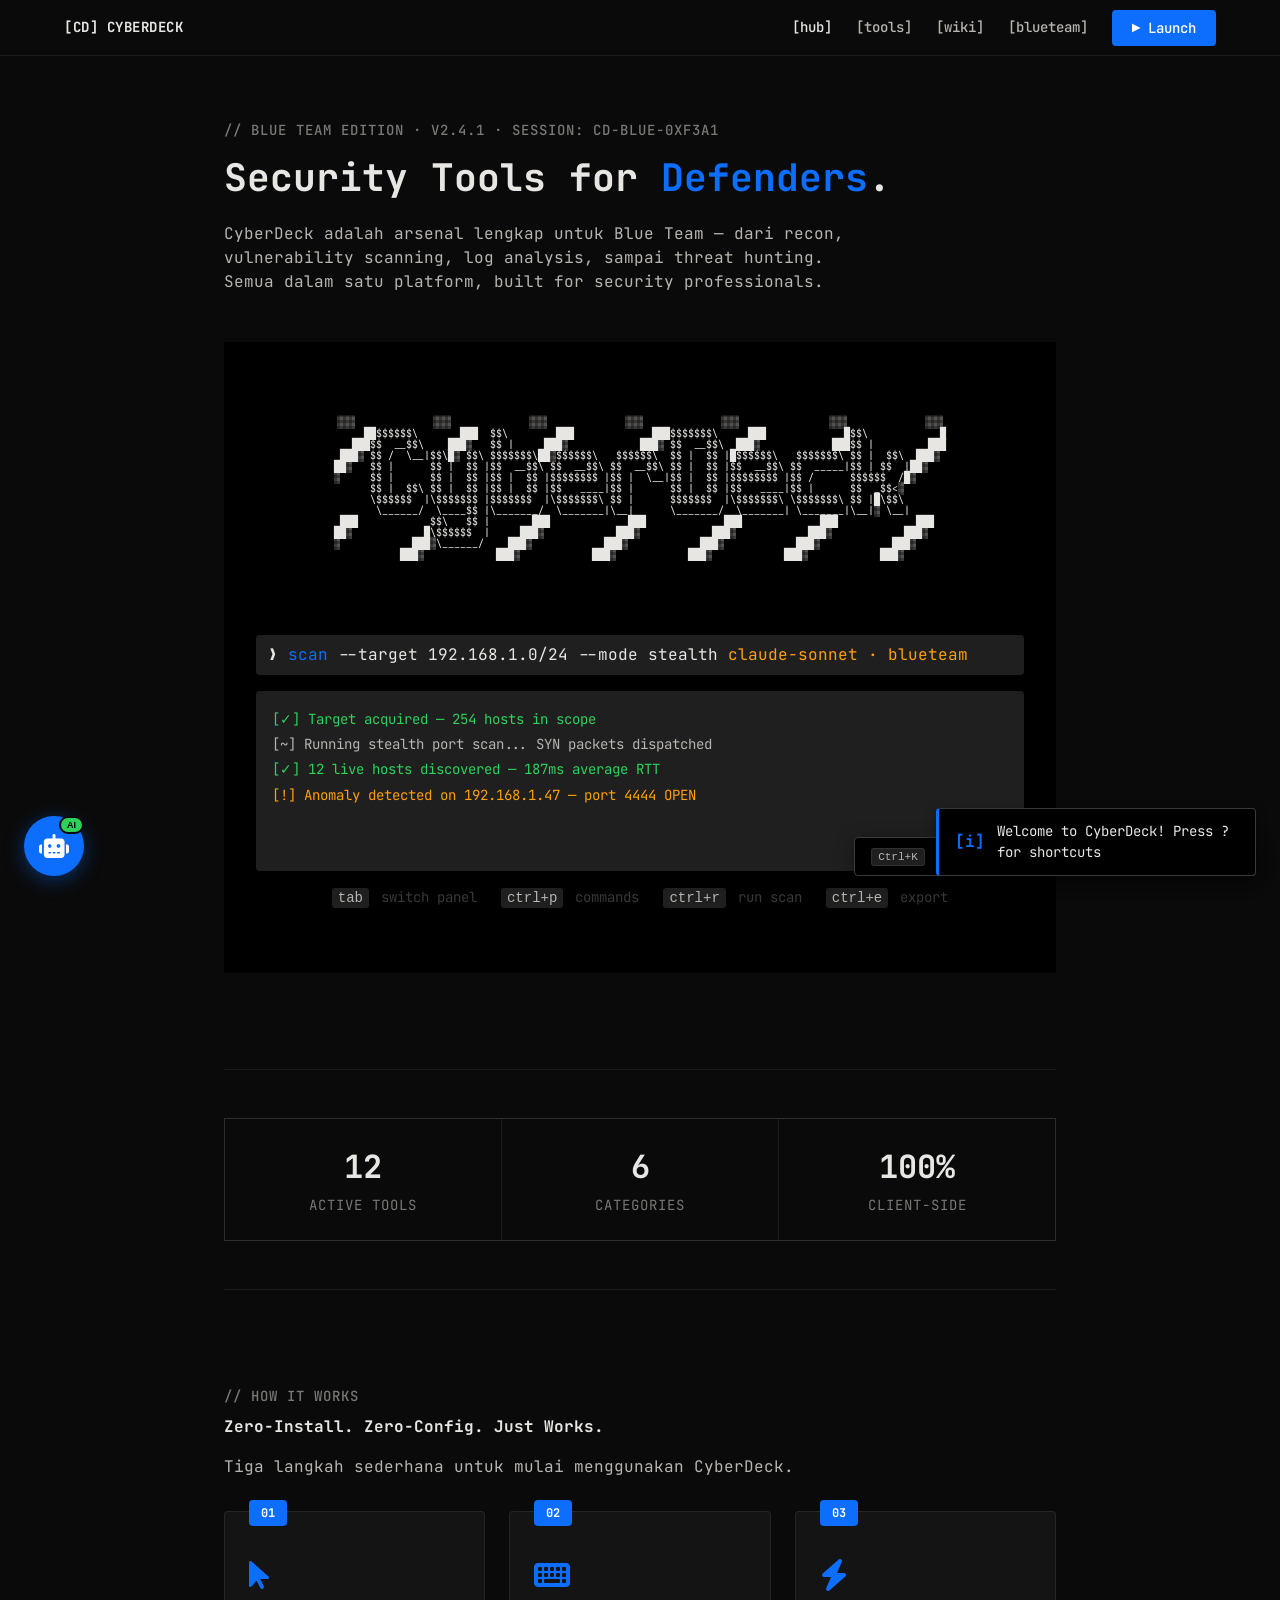
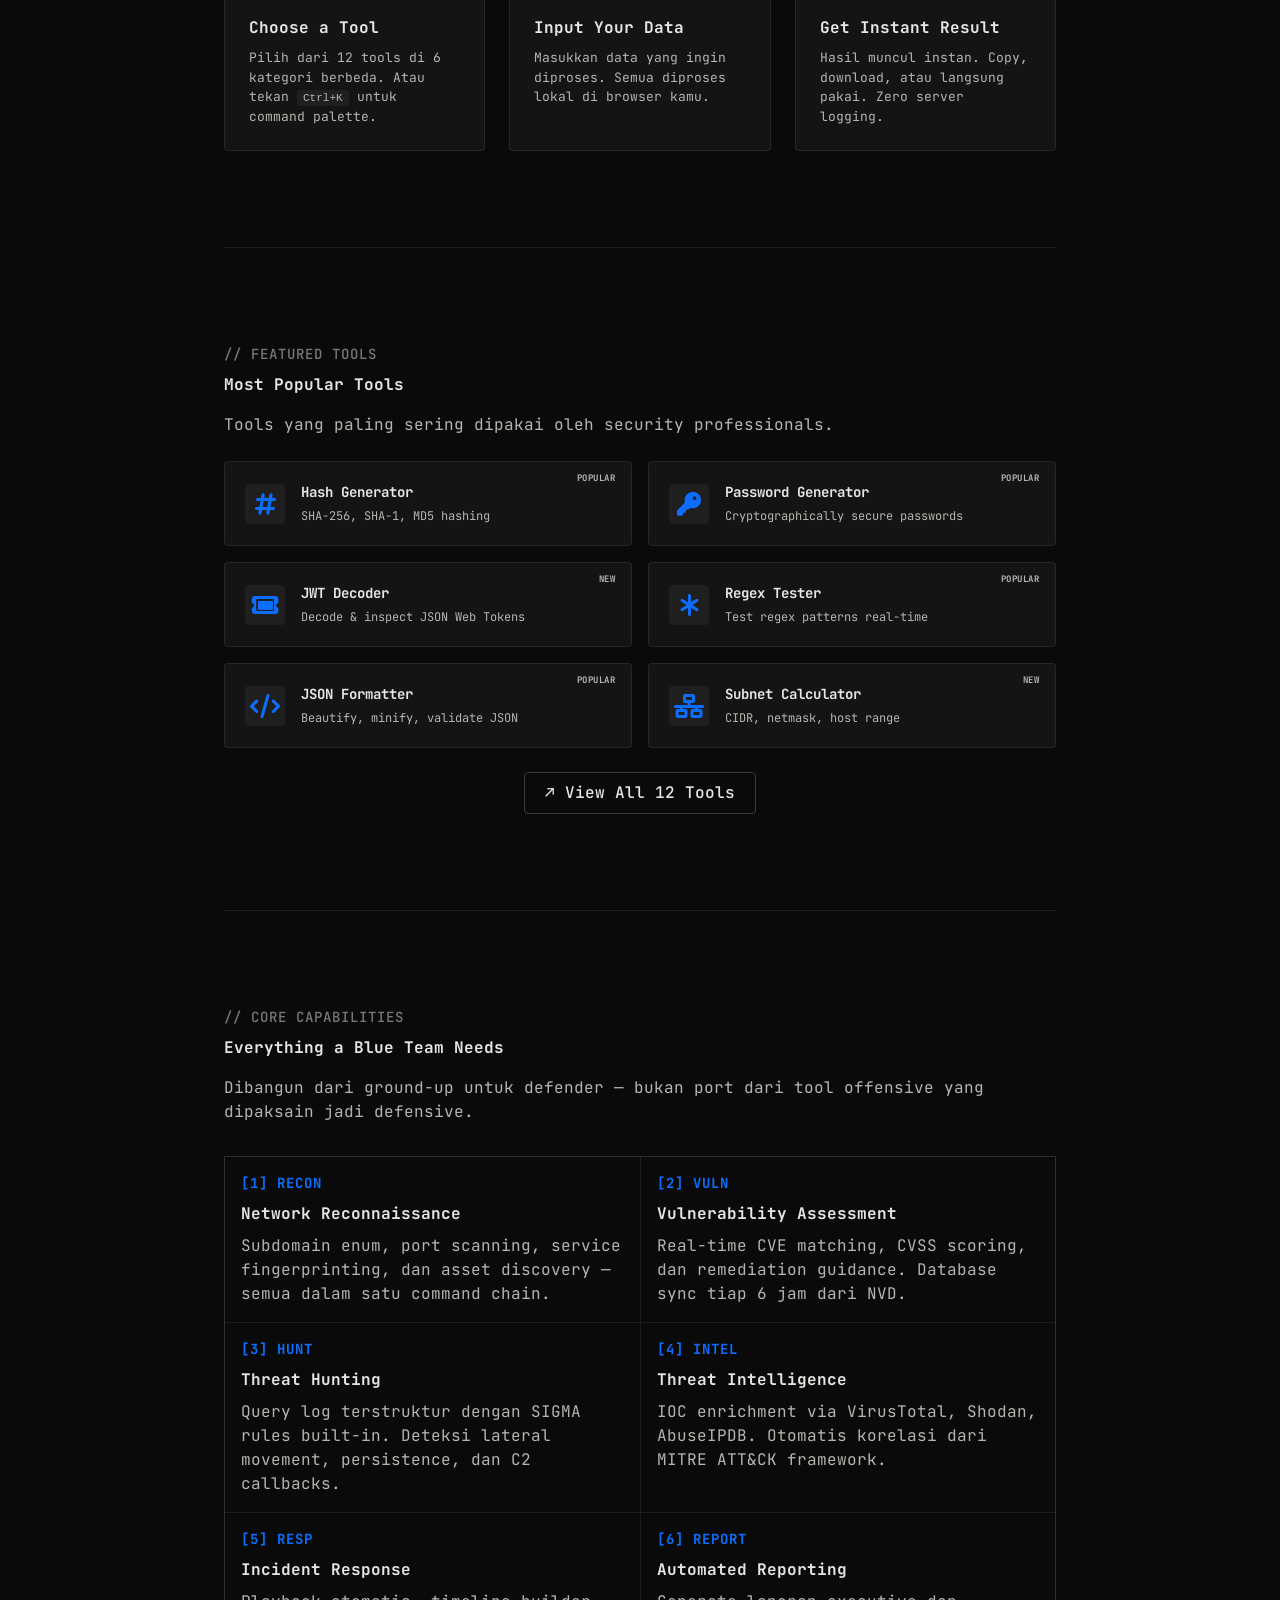
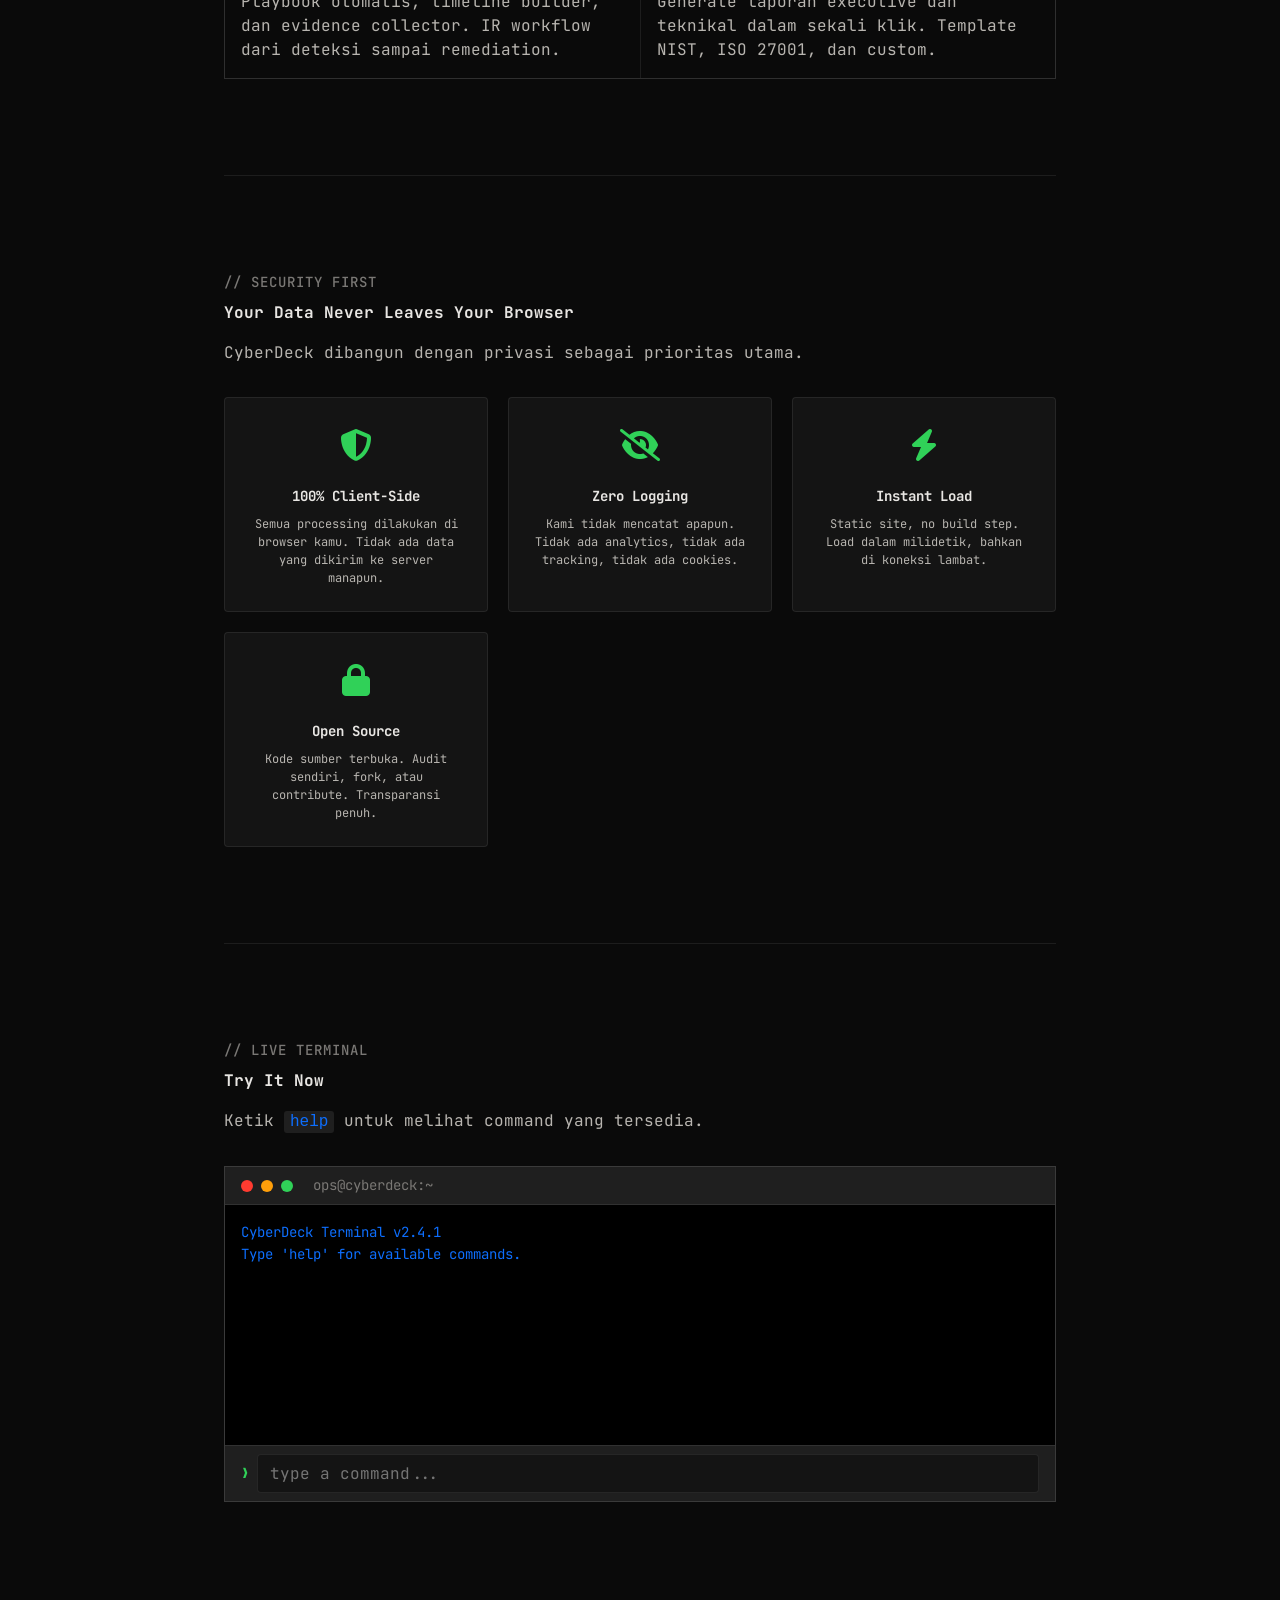
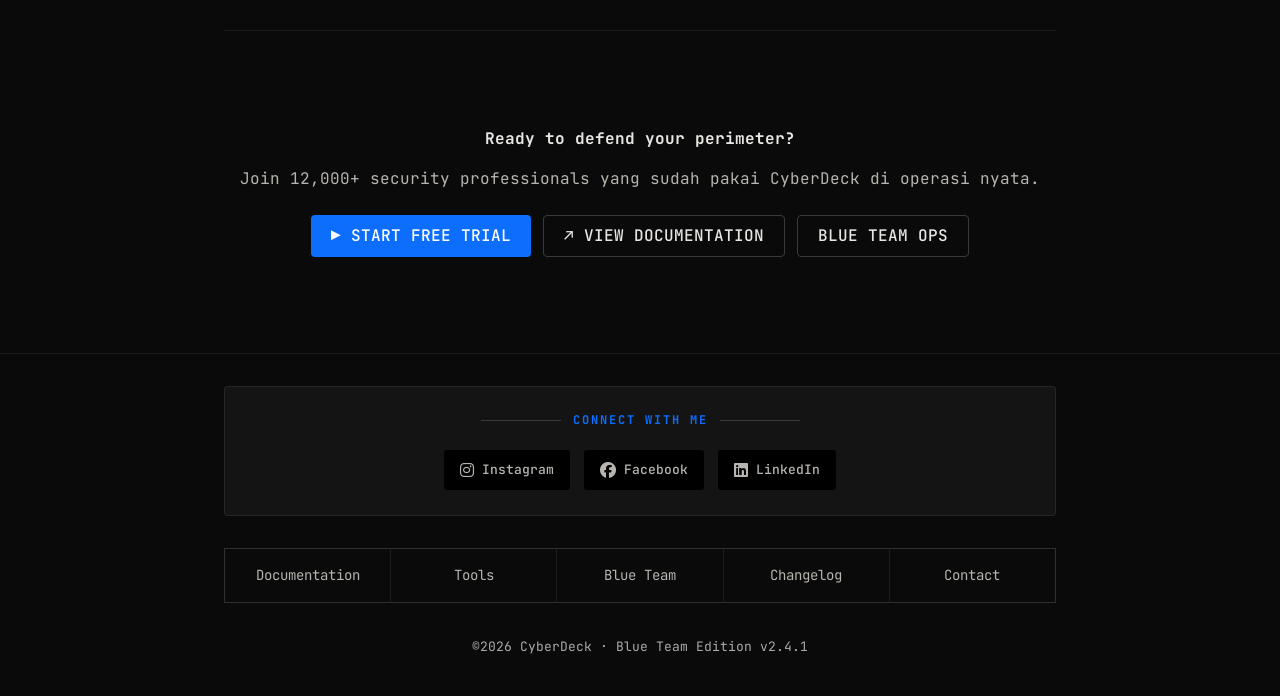
<file: index.html>
<!DOCTYPE html>
<html lang="id">
<head>
    <meta charset="UTF-8">
    <meta name="viewport" content="width=device-width, initial-scale=1.0">
    <!-- Google tag (gtag.js) -->
<script async src="https://www.googletagmanager.com/gtag/js?id=G-8V9PZ22S04"></script>
<script>
  window.dataLayer = window.dataLayer || [];
  function gtag(){dataLayer.push(arguments);}
  gtag('js', new Date());

  gtag('config', 'G-8V9PZ22S04');
</script>
    <meta name="google-site-verification" content="8oQs_a5KroaF09LjU1zbhiJJ-MziYjoRkCBaQr50Bc0" />
    <title>CyberDeck — Blue Team Arsenal</title>
    <link rel="stylesheet" href="css/style.css">
    <link rel="stylesheet" href="https://cdnjs.cloudflare.com/ajax/libs/font-awesome/6.5.2/css/all.min.css">
    <link rel="manifest" href="manifest.json">
<meta name="theme-color" content="#0d6efd">
<meta name="apple-mobile-web-app-capable" content="yes">
<meta name="apple-mobile-web-app-status-bar-style" content="black-translucent">
    <script src="js/components.js" defer></script>
</head>
<body>
    <cyberdeck-navbar></cyberdeck-navbar>

    <main class="container">
        <!-- HERO -->
        <section style="padding-top: 64px;">
            <div class="section-label">// BLUE TEAM EDITION · v2.4.1 · SESSION: cd-blue-0xf3a1</div>
            <h1 class="display-xl">Security Tools for <span class="accent">Defenders</span>.</h1>
            <p class="body-md" style="max-width: 640px; margin-top: 16px;">
                CyberDeck adalah arsenal lengkap untuk Blue Team — dari recon, vulnerability scanning, log analysis, sampai threat hunting. Semua dalam satu platform, built for security professionals.
            </p>

            <!-- TUI MOCKUP dengan typing animation -->
            <div class="hero-tui">
                <div class="tui-ascii-wrapper">
                    <pre class="tui-ascii-wordmark"> 
░░░             ░░░             ░░░             ░░░             ░░░               ░░░             ░░░
     ██$$$$$$\       ███  $$\        ███             ███$$$$$$$\     ███             █$$\            █
   ███$$  __$$\    ███░   $$ |     ███░            ███░ $$  __$$\  ███░            ███$$ |         ███
 ███░ $$ /  \__|$$\█░ $$\ $$$$$$$\██░$$$$$$\   $$$$$$\  $$ |  $$ |█$$$$$$\   $$$$$$$\ $$ |  $$\  ███░ 
██░   $$ |      $$ |  $$ |$$  __$$\ $$  __$$\ $$  __$$\ $$ |  $$ |$$  __$$\ $$  _____|$$ | $$  |██░   
░     $$ |      $$ |  $$ |$$ |  $$ |$$$$$$$$ |$$ |  \__|$$ |  $$ |$$$$$$$$ |$$ /      $$$$$$  /█░     
      $$ |  $$\ $$ |  $$ |$$ |  $$ |$$   ____|$$ |      $$ |  $$ |$$   ____|$$ |      $$  _$$<░       
      \$$$$$$  |\$$$$$$$ |$$$$$$$  |\$$$$$$$\ $$ |      $$$$$$$  |\$$$$$$$\ \$$$$$$$\ $$ |█\$$\       
       \______/  \____$$ |\_______/  \_______|\__|      \_______/  \_______| \_______|\__|░ \__|      
 ███            $$\   $$ |       ███             ███             ███             ███             ███  
██░            █\$$$$$$  |     ███░            ███░            ███░            ███░            ███░   
░            ███░\______/    ███░            ███░            ███░            ███░            ███░     
           ███░            ███░            ███░            ███░            ███░            ███░       
                    </pre>
                </div>
                <div class="tui-prompt-row">
                    ❯ <span class="token">scan</span> --target 192.168.1.0/24 --mode stealth <span class="model">claude-sonnet · blueteam</span>
                </div>
                <div class="tui-output" id="hero-output"></div>
                <div class="tui-keybindings">
                    <span><kbd>tab</kbd> switch panel</span>
                    <span><kbd>ctrl+p</kbd> commands</span>
                    <span><kbd>ctrl+r</kbd> run scan</span>
                    <span><kbd>ctrl+e</kbd> export</span>
                </div>
            </div>
        </section>

        <!-- STATS (SINKRON DENGAN JUMLAH TOOLS ASLI) -->
        <section style="padding: 0;">
            <div class="stats-bar">
                <div class="stat-item">
                    <div class="stat-value">12</div>
                    <div class="stat-label">Active Tools</div>
                </div>
                <div class="stat-item">
                    <div class="stat-value">6</div>
                    <div class="stat-label">Categories</div>
                </div>
                <div class="stat-item">
                    <div class="stat-value">100%</div>
                    <div class="stat-label">Client-Side</div>
                </div>
            </div>
        </section>

        <!-- HOW IT WORKS (BARU!) -->
        <section>
            <div class="section-label">// HOW IT WORKS</div>
            <h2 class="heading-md">Zero-Install. Zero-Config. Just Works.</h2>
            <p class="body-md" style="margin-bottom: 24px;">Tiga langkah sederhana untuk mulai menggunakan CyberDeck.</p>

            <div class="how-it-works-grid">
                <div class="how-step">
                    <div class="how-step-number">01</div>
                    <div class="how-step-icon"><i class="fa-solid fa-mouse-pointer"></i></div>
                    <div class="how-step-title">Choose a Tool</div>
                    <div class="how-step-desc">Pilih dari 12 tools di 6 kategori berbeda. Atau tekan <kbd>Ctrl+K</kbd> untuk command palette.</div>
                </div>
                <div class="how-step">
                    <div class="how-step-number">02</div>
                    <div class="how-step-icon"><i class="fa-solid fa-keyboard"></i></div>
                    <div class="how-step-title">Input Your Data</div>
                    <div class="how-step-desc">Masukkan data yang ingin diproses. Semua diproses lokal di browser kamu.</div>
                </div>
                <div class="how-step">
                    <div class="how-step-number">03</div>
                    <div class="how-step-icon"><i class="fa-solid fa-bolt"></i></div>
                    <div class="how-step-title">Get Instant Result</div>
                    <div class="how-step-desc">Hasil muncul instan. Copy, download, atau langsung pakai. Zero server logging.</div>
                </div>
            </div>
        </section>

        <!-- FEATURED TOOLS -->
        <section>
            <div class="section-label">// FEATURED TOOLS</div>
            <h2 class="heading-md">Most Popular Tools</h2>
            <p class="body-md" style="margin-bottom: 24px;">Tools yang paling sering dipakai oleh security professionals.</p>

            <div class="featured-tools-grid">
                <a href="tools.html?id=hash" class="featured-tool-card">
                    <div class="featured-tool-icon"><i class="fa-solid fa-hashtag"></i></div>
                    <div class="featured-tool-info">
                        <div class="featured-tool-name">Hash Generator</div>
                        <div class="featured-tool-desc">SHA-256, SHA-1, MD5 hashing</div>
                    </div>
                    <div class="featured-tool-badge">POPULAR</div>
                </a>
                <a href="tools.html?id=password" class="featured-tool-card">
                    <div class="featured-tool-icon"><i class="fa-solid fa-key"></i></div>
                    <div class="featured-tool-info">
                        <div class="featured-tool-name">Password Generator</div>
                        <div class="featured-tool-desc">Cryptographically secure passwords</div>
                    </div>
                    <div class="featured-tool-badge">POPULAR</div>
                </a>
                <a href="tools.html?id=jwt" class="featured-tool-card">
                    <div class="featured-tool-icon"><i class="fa-solid fa-ticket"></i></div>
                    <div class="featured-tool-info">
                        <div class="featured-tool-name">JWT Decoder</div>
                        <div class="featured-tool-desc">Decode & inspect JSON Web Tokens</div>
                    </div>
                    <div class="featured-tool-badge">NEW</div>
                </a>
                <a href="tools.html?id=regex" class="featured-tool-card">
                    <div class="featured-tool-icon"><i class="fa-solid fa-asterisk"></i></div>
                    <div class="featured-tool-info">
                        <div class="featured-tool-name">Regex Tester</div>
                        <div class="featured-tool-desc">Test regex patterns real-time</div>
                    </div>
                    <div class="featured-tool-badge">POPULAR</div>
                </a>
                <a href="tools.html?id=json" class="featured-tool-card">
                    <div class="featured-tool-icon"><i class="fa-solid fa-code"></i></div>
                    <div class="featured-tool-info">
                        <div class="featured-tool-name">JSON Formatter</div>
                        <div class="featured-tool-desc">Beautify, minify, validate JSON</div>
                    </div>
                    <div class="featured-tool-badge">POPULAR</div>
                </a>
                <a href="tools.html?id=subnet" class="featured-tool-card">
                    <div class="featured-tool-icon"><i class="fa-solid fa-network-wired"></i></div>
                    <div class="featured-tool-info">
                        <div class="featured-tool-name">Subnet Calculator</div>
                        <div class="featured-tool-desc">CIDR, netmask, host range</div>
                    </div>
                    <div class="featured-tool-badge">NEW</div>
                </a>
            </div>

            <div style="text-align: center; margin-top: 24px;">
                <a href="tools.html" class="btn btn-secondary">↗ View All 12 Tools</a>
            </div>
        </section>

        <!-- CORE CAPABILITIES -->
        <section>
            <div class="section-label">// CORE CAPABILITIES</div>
            <h2 class="heading-md">Everything a Blue Team Needs</h2>
            <p class="body-md" style="margin-bottom: 8px;">Dibangun dari ground-up untuk defender — bukan port dari tool offensive yang dipaksain jadi defensive.</p>

            <div class="capabilities-grid">
                <div class="capability-card">
                    <div class="capability-tag">[1] RECON</div>
                    <div class="capability-title">Network Reconnaissance</div>
                    <div class="capability-desc">Subdomain enum, port scanning, service fingerprinting, dan asset discovery — semua dalam satu command chain.</div>
                </div>
                <div class="capability-card">
                    <div class="capability-tag">[2] VULN</div>
                    <div class="capability-title">Vulnerability Assessment</div>
                    <div class="capability-desc">Real-time CVE matching, CVSS scoring, dan remediation guidance. Database sync tiap 6 jam dari NVD.</div>
                </div>
                <div class="capability-card">
                    <div class="capability-tag">[3] HUNT</div>
                    <div class="capability-title">Threat Hunting</div>
                    <div class="capability-desc">Query log terstruktur dengan SIGMA rules built-in. Deteksi lateral movement, persistence, dan C2 callbacks.</div>
                </div>
                <div class="capability-card">
                    <div class="capability-tag">[4] INTEL</div>
                    <div class="capability-title">Threat Intelligence</div>
                    <div class="capability-desc">IOC enrichment via VirusTotal, Shodan, AbuseIPDB. Otomatis korelasi dari MITRE ATT&CK framework.</div>
                </div>
                <div class="capability-card">
                    <div class="capability-tag">[5] RESP</div>
                    <div class="capability-title">Incident Response</div>
                    <div class="capability-desc">Playbook otomatis, timeline builder, dan evidence collector. IR workflow dari deteksi sampai remediation.</div>
                </div>
                <div class="capability-card">
                    <div class="capability-tag">[6] REPORT</div>
                    <div class="capability-title">Automated Reporting</div>
                    <div class="capability-desc">Generate laporan executive dan teknikal dalam sekali klik. Template NIST, ISO 27001, dan custom.</div>
                </div>
            </div>
        </section>

        <!-- SECURITY FEATURES (BARU!) -->
        <section>
            <div class="section-label">// SECURITY FIRST</div>
            <h2 class="heading-md">Your Data Never Leaves Your Browser</h2>
            <p class="body-md" style="margin-bottom: 24px;">CyberDeck dibangun dengan privasi sebagai prioritas utama.</p>

            <div class="security-features-grid">
                <div class="security-feature">
                    <div class="security-feature-icon"><i class="fa-solid fa-shield-halved"></i></div>
                    <div class="security-feature-title">100% Client-Side</div>
                    <div class="security-feature-desc">Semua processing dilakukan di browser kamu. Tidak ada data yang dikirim ke server manapun.</div>
                </div>
                <div class="security-feature">
                    <div class="security-feature-icon"><i class="fa-solid fa-eye-slash"></i></div>
                    <div class="security-feature-title">Zero Logging</div>
                    <div class="security-feature-desc">Kami tidak mencatat apapun. Tidak ada analytics, tidak ada tracking, tidak ada cookies.</div>
                </div>
                <div class="security-feature">
                    <div class="security-feature-icon"><i class="fa-solid fa-bolt"></i></div>
                    <div class="security-feature-title">Instant Load</div>
                    <div class="security-feature-desc">Static site, no build step. Load dalam milidetik, bahkan di koneksi lambat.</div>
                </div>
                <div class="security-feature">
                    <div class="security-feature-icon"><i class="fa-solid fa-lock"></i></div>
                    <div class="security-feature-title">Open Source</div>
                    <div class="security-feature-desc">Kode sumber terbuka. Audit sendiri, fork, atau contribute. Transparansi penuh.</div>
                </div>
            </div>
        </section>

        <!-- INTERACTIVE TERMINAL -->
        <section>
            <div class="section-label">// LIVE TERMINAL</div>
            <h2 class="heading-md">Try It Now</h2>
            <p class="body-md">Ketik <code style="background: var(--surface-dark-elevated); padding: 2px 6px; border-radius: 3px; color: var(--accent);">help</code> untuk melihat command yang tersedia.</p>

            <div class="interactive-terminal">
                <div class="term-header">
                    <div class="term-dot red"></div>
                    <div class="term-dot yellow"></div>
                    <div class="term-dot green"></div>
                    <span class="term-title">ops@cyberdeck:~</span>
                </div>
                <div class="term-body" id="term-body">
                    <div class="term-line"><span class="info">CyberDeck Terminal v2.4.1</span></div>
                    <div class="term-line"><span class="info">Type 'help' for available commands.</span></div>
                    <div class="term-line">&nbsp;</div>
                </div>
                <div class="term-input-line">
                    <span class="prompt">❯</span>
                    <input type="text" class="term-input" id="term-input" placeholder="type a command..." autocomplete="off">
                </div>
            </div>
        </section>

        <!-- CTA (DENGAN LINK BLUETEAM) -->
        <section style="text-align: center;">
            <h2 class="heading-md">Ready to defend your perimeter?</h2>
            <p class="body-md" style="margin: 16px 0 24px;">Join 12,000+ security professionals yang sudah pakai CyberDeck di operasi nyata.</p>
            <div class="cta-buttons">
                <a href="tools.html" class="btn btn-primary">▶ START FREE TRIAL</a>
                <a href="wiki.html" class="btn btn-secondary">↗ VIEW DOCUMENTATION</a>
                <a href="blueteam.html" class="btn btn-secondary">BLUE TEAM OPS</a>
            </div>
        </section>
    </main>

    <cyberdeck-footer></cyberdeck-footer>

    <!-- MODALS (tetap sama) -->
    <div class="toast-container" id="toast-container"></div>
    <div class="command-palette-overlay" id="command-palette-overlay">
        <div class="command-palette">
            <input type="text" class="command-palette-input" id="command-palette-input" placeholder="❯ Type a command or search..." autocomplete="off">
            <div class="command-palette-results" id="command-palette-results"></div>
            <div class="command-palette-footer">
                <span><kbd>↑↓</kbd> navigate</span>
                <span><kbd>↵</kbd> select</span>
                <span><kbd>esc</kbd> close</span>
            </div>
        </div>
    </div>
    <div class="shortcuts-modal-overlay" id="shortcuts-modal-overlay">
        <div class="shortcuts-modal">
            <div class="shortcuts-modal-header">
                <div class="shortcuts-modal-title">[?] Keyboard Shortcuts</div>
                <button class="shortcuts-modal-close" onclick="closeShortcutsModal()">[x] CLOSE</button>
            </div>
            <div class="shortcuts-modal-content">
                <div class="shortcut-group">
                    <div class="shortcut-group-title">Navigation</div>
                    <div class="shortcut-row">
                        <span class="shortcut-label">Open Command Palette</span>
                        <div class="shortcut-keys"><kbd>Ctrl</kbd><kbd>K</kbd></div>
                    </div>
                    <div class="shortcut-row">
                        <span class="shortcut-label">Show Shortcuts</span>
                        <div class="shortcut-keys"><kbd>?</kbd></div>
                    </div>
                    <div class="shortcut-row">
                        <span class="shortcut-label">Go to Home</span>
                        <div class="shortcut-keys"><kbd>g</kbd><kbd>h</kbd></div>
                    </div>
                    <div class="shortcut-row">
                        <span class="shortcut-label">Go to Tools</span>
                        <div class="shortcut-keys"><kbd>g</kbd><kbd>t</kbd></div>
                    </div>
                    <div class="shortcut-row">
                        <span class="shortcut-label">Go to Wiki</span>
                        <div class="shortcut-keys"><kbd>g</kbd><kbd>w</kbd></div>
                    </div>
                </div>
                <div class="shortcut-group">
                    <div class="shortcut-group-title">Tools</div>
                    <div class="shortcut-row">
                        <span class="shortcut-label">Focus Terminal</span>
                        <div class="shortcut-keys"><kbd>Ctrl</kbd><kbd>/</kbd></div>
                    </div>
                    <div class="shortcut-row">
                        <span class="shortcut-label">Clear Terminal</span>
                        <div class="shortcut-keys"><kbd>Ctrl</kbd><kbd>L</kbd></div>
                    </div>
                </div>
                <div class="shortcut-group">
                    <div class="shortcut-group-title">General</div>
                    <div class="shortcut-row">
                        <span class="shortcut-label">Close Modal</span>
                        <div class="shortcut-keys"><kbd>Esc</kbd></div>
                    </div>
                </div>
            </div>
        </div>
    </div>
    <div class="shortcut-hints">
        <span><kbd>Ctrl+K</kbd> Commands</span>
        <span><kbd>?</kbd> Shortcuts</span>
        <span><kbd>Ctrl+/</kbd> Terminal</span>
    </div>


<!-- Floating AI Chat Widget -->
<div id="ai-chat-widget" class="ai-chat-widget">
    <button class="ai-chat-button" onclick="toggleAIChat()">
        <i class="fa-solid fa-robot"></i>
        <span class="ai-chat-badge">AI</span>
    </button>
    
    <div class="ai-chat-window" id="ai-chat-window">
        <div class="ai-chat-header">
            <div class="ai-chat-header-title">
                <i class="fa-solid fa-robot"></i>
                <span>CyberDeck AI</span>
            </div>
            <div style="display: flex; gap: 8px;">
                <button class="ai-chat-action-btn" onclick="exportChatHistory()" title="Export Chat">
                    <i class="fa-solid fa-download"></i>
                </button>
                <button class="ai-chat-action-btn" onclick="clearChatHistory()" title="Clear History">
                    <i class="fa-solid fa-trash"></i>
                </button>
                <button class="ai-chat-close" onclick="toggleAIChat()">
                    <i class="fa-solid fa-xmark"></i>
                </button>
            </div>
        </div>
        
        <div class="ai-chat-messages" id="ai-chat-messages">
            <div class="ai-chat-message ai-message-system">
                <div class="ai-message-content">
                    Halo! Saya AI Assistant CyberDeck<br><br>
                    Chat history otomatis tersimpan di browser kamu.<br>
                    Klik tombol "Clear History" di atas untuk menghapus.
                </div>
            </div>
        </div>
        
        <div class="ai-chat-input-area">
            <input 
                type="text" 
                id="ai-chat-input" 
                class="ai-chat-input" 
                placeholder="Ketik pertanyaan..." 
                onkeypress="handleChatKeypress(event)"
            >
            <button class="ai-chat-send" onclick="sendAIChat()">
                <i class="fa-solid fa-paper-plane"></i>
            </button>
        </div>
    </div>
</div>

    <script src="js/main.js"></script>
    <script>
        // TUI Typing Animation
        const tuiOutput = document.getElementById('hero-output');
        const tuiLines = [
            { text: '[✓] Target acquired — 254 hosts in scope', class: 'success' },
            { text: '[~] Running stealth port scan... SYN packets dispatched', class: '' },
            { text: '[✓] 12 live hosts discovered — 187ms average RTT', class: 'success' },
            { text: '[!] Anomaly detected on 192.168.1.47 — port 4444 OPEN', class: 'warning' },
            { text: '[✗] CVE-2026-0911 match — SMB exploit possible — PRIORITY: HIGH', class: 'danger' },
            { text: '[✓] Report saved → /ops/reports/scan_20260603_142201.json', class: 'success tui-path' }
        ];

        let lineIndex = 0;
        function addTuiLine() {
            if (lineIndex >= tuiLines.length) return;
            const line = tuiLines[lineIndex];
            const div = document.createElement('div');
            div.className = line.class;
            div.textContent = line.text;
            tuiOutput.appendChild(div);
            lineIndex++;
            setTimeout(addTuiLine, 600);
        }
        
        // Start animation when TUI is visible
        const observer = new IntersectionObserver((entries) => {
            entries.forEach(entry => {
                if (entry.isIntersecting) {
                    setTimeout(addTuiLine, 500);
                    observer.disconnect();
                }
            });
        });
        observer.observe(tuiOutput);
        if ('serviceWorker' in navigator) {
  navigator.serviceWorker.register('/sw.js')
    .then(reg => console.log('SW registered'))
    .catch(err => console.log('SW failed', err));
}



    </script>

    
</body>
</html>
</file>
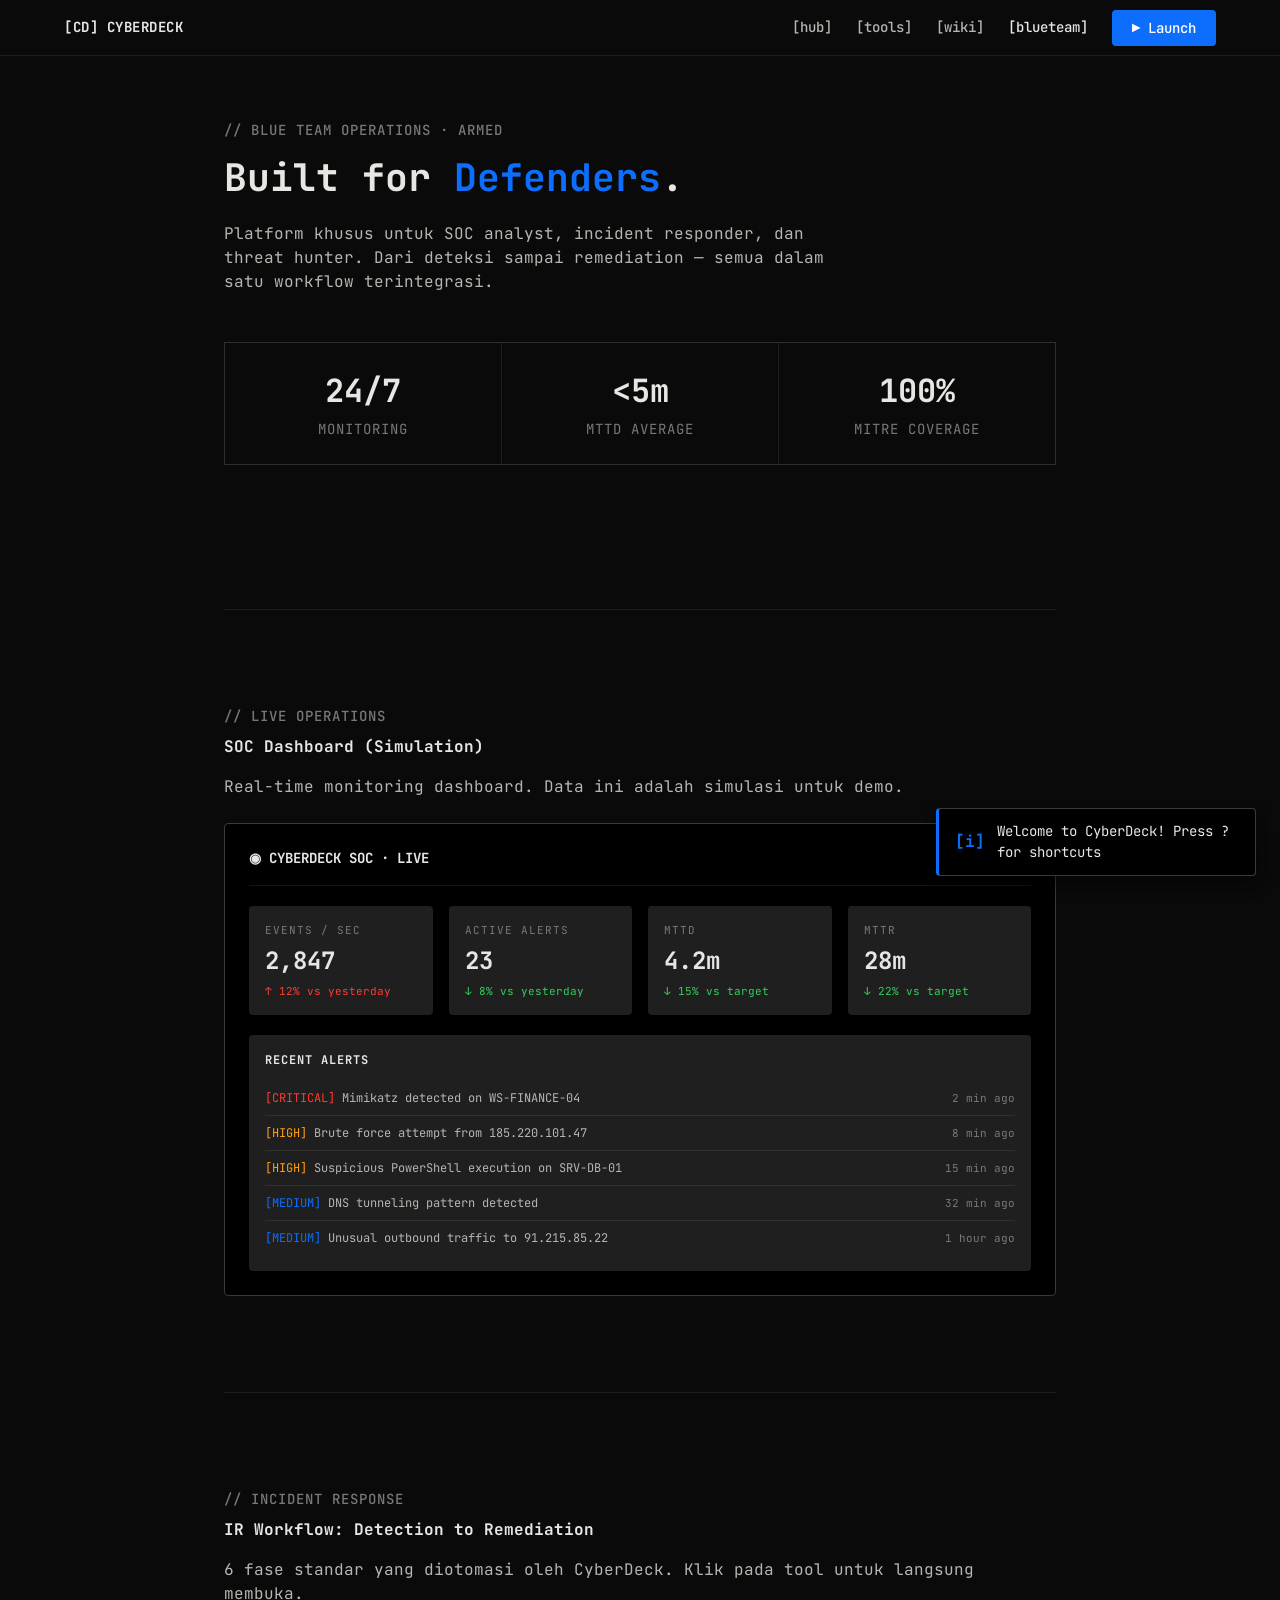
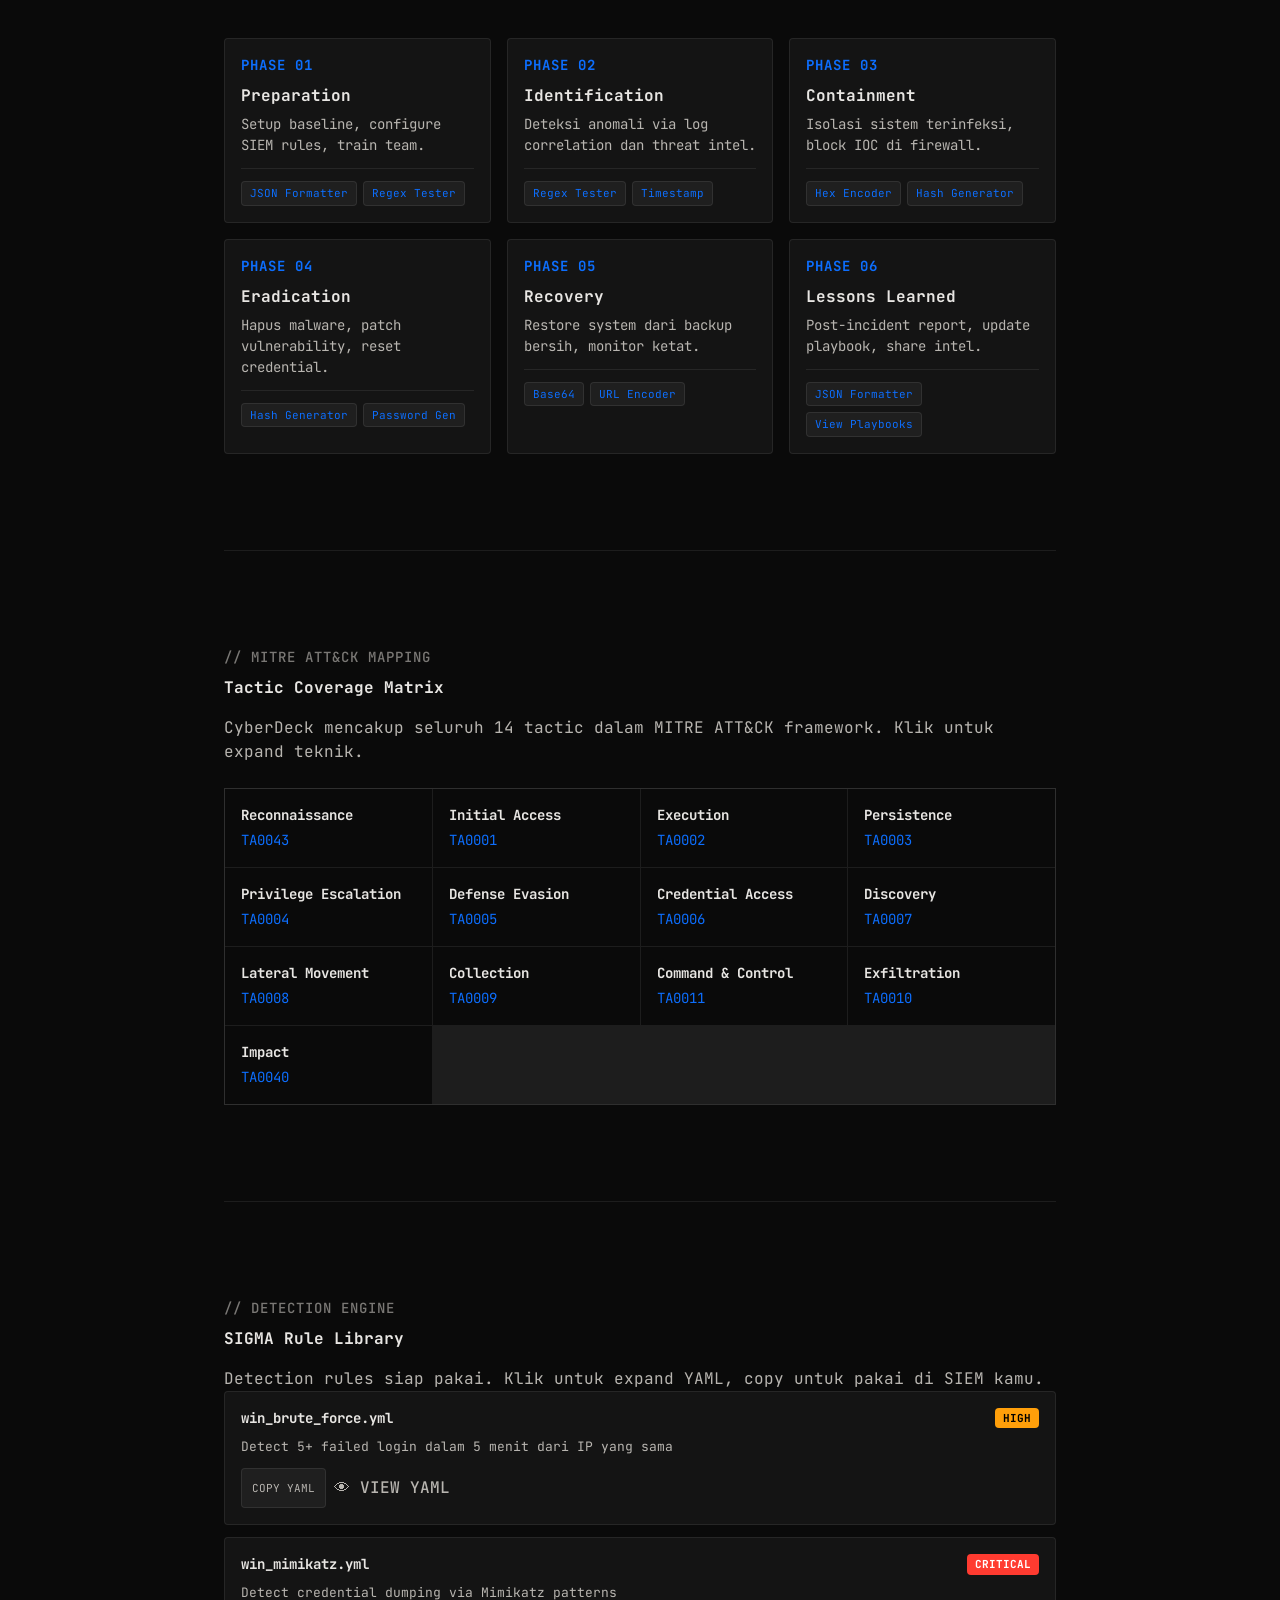
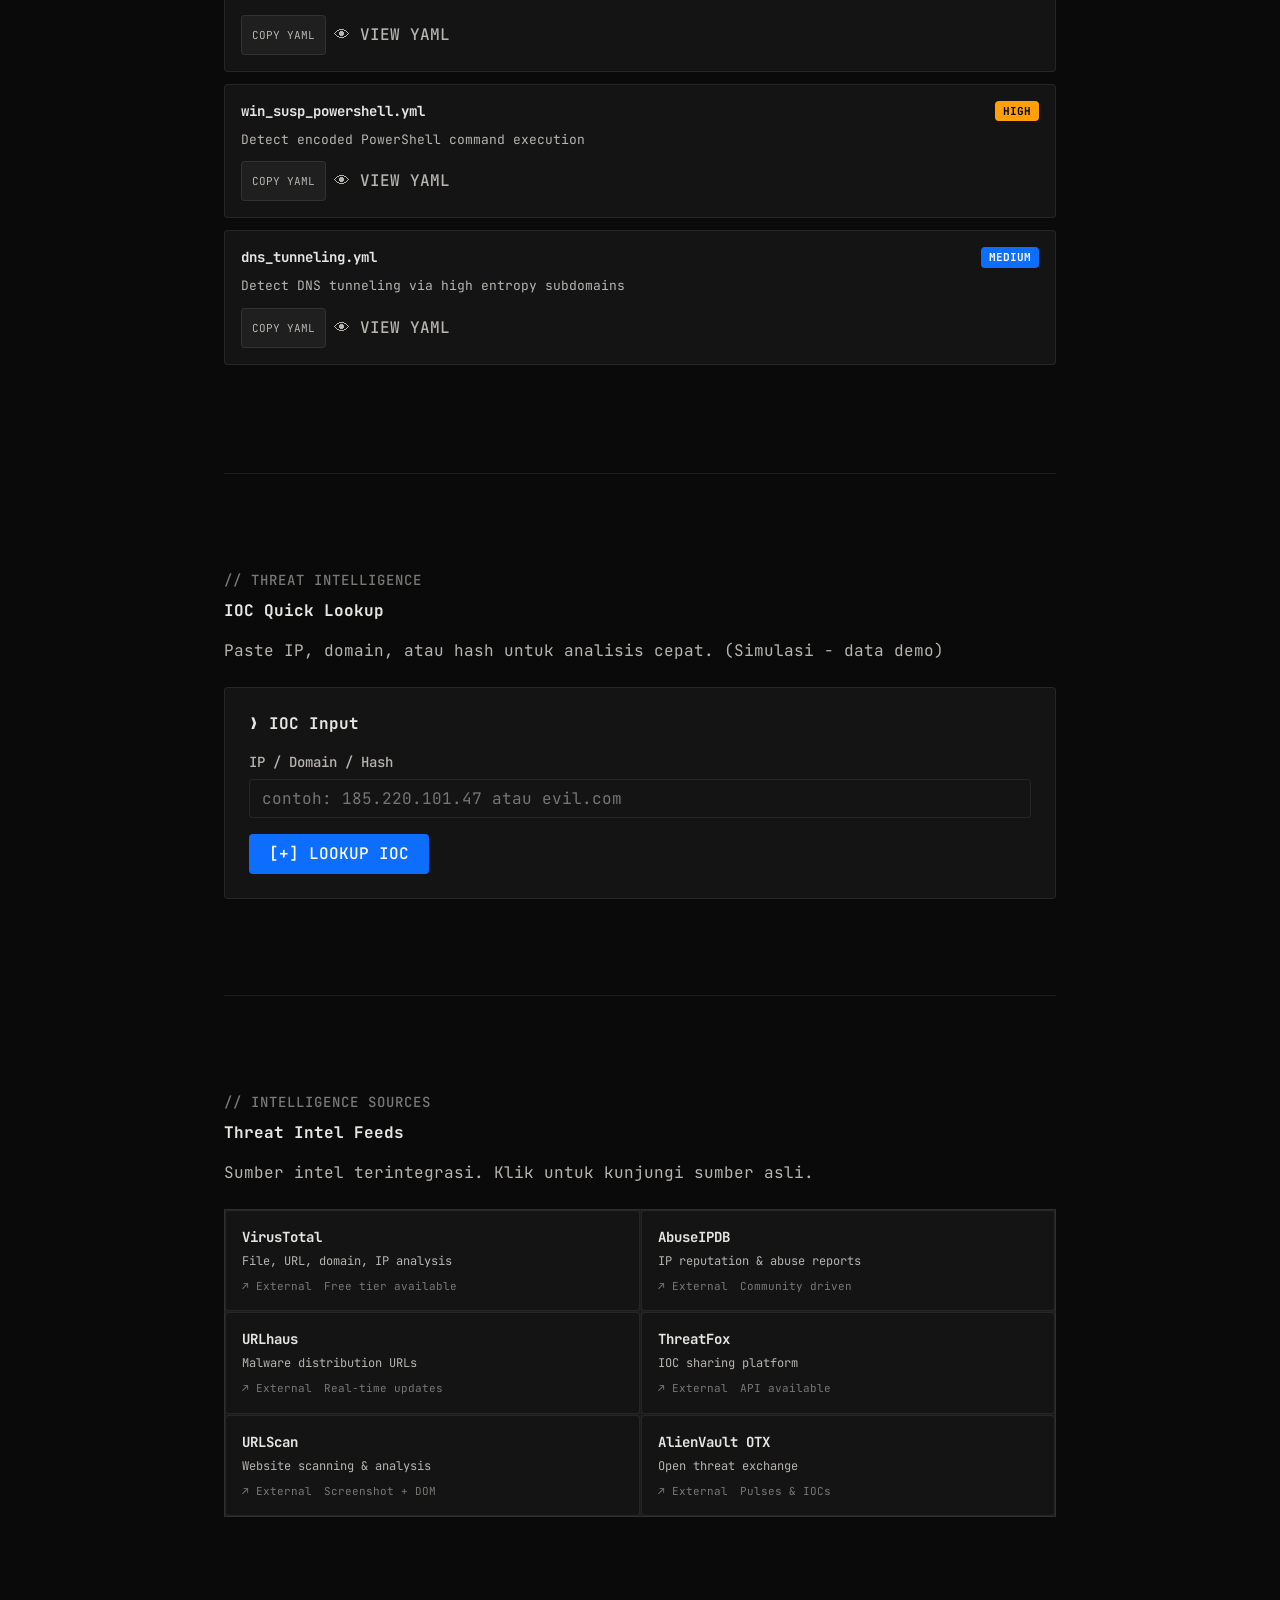
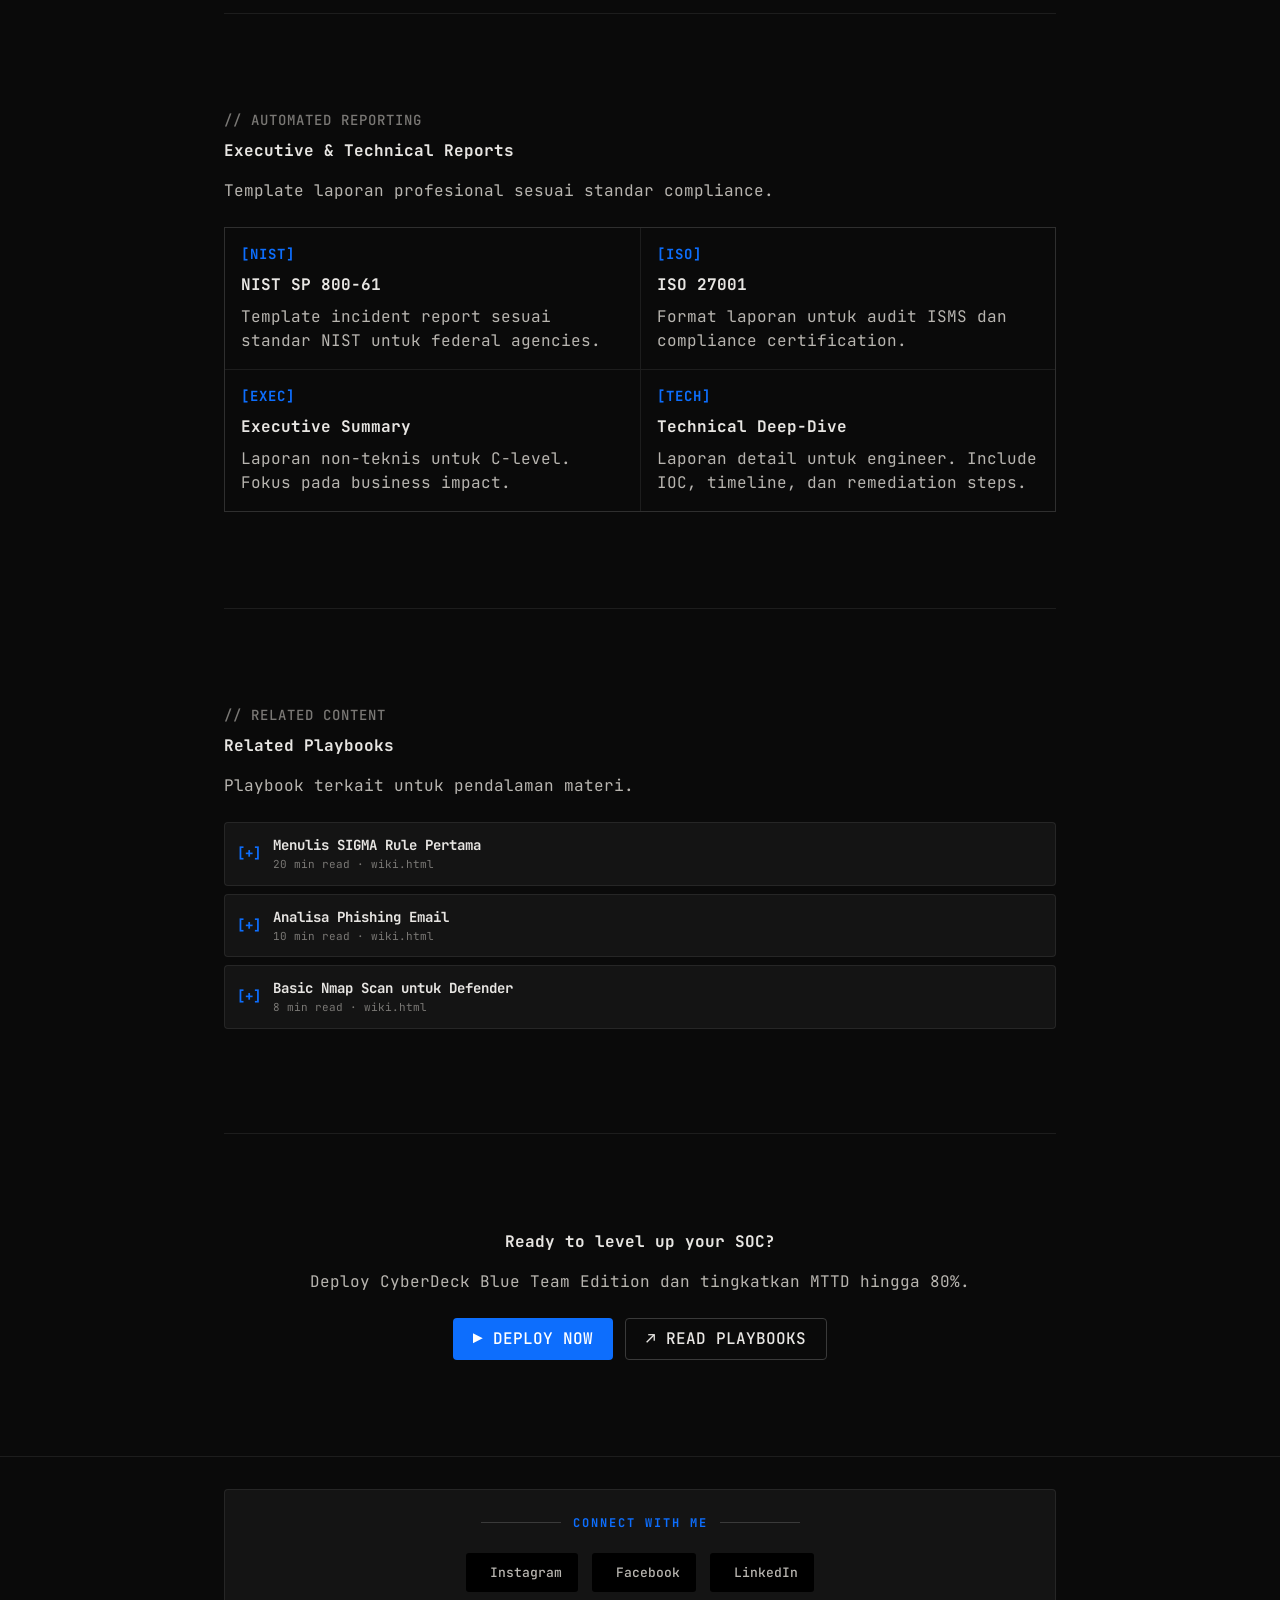
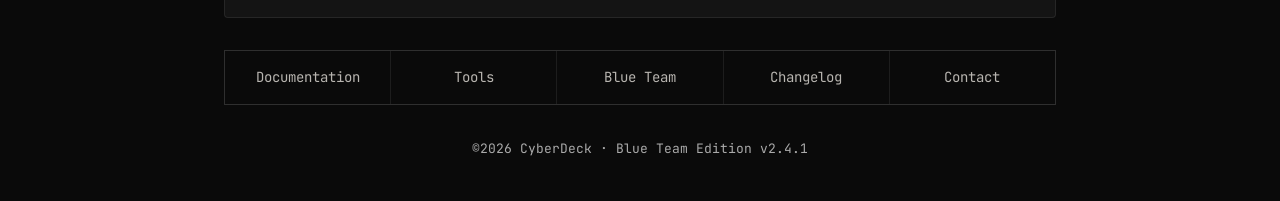
<file: blueteam.html>
<!DOCTYPE html>
<html lang="id">
<head>
    <meta charset="UTF-8">
    <meta name="viewport" content="width=device-width, initial-scale=1.0">
    <!-- Google tag (gtag.js) -->
<script async src="https://www.googletagmanager.com/gtag/js?id=G-8V9PZ22S04"></script>
<script>
  window.dataLayer = window.dataLayer || [];
  function gtag(){dataLayer.push(arguments);}
  gtag('js', new Date());

  gtag('config', 'G-8V9PZ22S04');
</script>
    <title>Blue Team Operations | CyberDeck</title>
    <link rel="stylesheet" href="css/style.css">
    <link rel="manifest" href="manifest.json">
<meta name="theme-color" content="#0d6efd">
<meta name="apple-mobile-web-app-capable" content="yes">
<meta name="apple-mobile-web-app-status-bar-style" content="black-translucent">
    <script src="js/components.js" defer></script>
</head>
<body>
    <cyberdeck-navbar></cyberdeck-navbar>

    <main class="container">
        <!-- HERO -->
        <section style="padding-top: 64px;">
            <div class="section-label">// BLUE TEAM OPERATIONS · ARMED</div>
            <h1 class="display-xl">Built for <span class="accent">Defenders</span>.</h1>
            <p class="body-md" style="margin-top: 16px; max-width: 640px;">
                Platform khusus untuk SOC analyst, incident responder, dan threat hunter. Dari deteksi sampai remediation — semua dalam satu workflow terintegrasi.
            </p>

            <!-- STATS -->
            <div class="stats-bar" style="margin-top: 48px;">
                <div class="stat-item">
                    <div class="stat-value">24/7</div>
                    <div class="stat-label">Monitoring</div>
                </div>
                <div class="stat-item">
                    <div class="stat-value">&lt;5m</div>
                    <div class="stat-label">MTTD Average</div>
                </div>
                <div class="stat-item">
                    <div class="stat-value">100%</div>
                    <div class="stat-label">MITRE Coverage</div>
                </div>
            </div>
        </section>

        <!-- LIVE SOC DASHBOARD -->
        <section>
            <div class="section-label">// LIVE OPERATIONS</div>
            <h2 class="heading-md">SOC Dashboard (Simulation)</h2>
            <p class="body-md">Real-time monitoring dashboard. Data ini adalah simulasi untuk demo.</p>

            <div class="soc-dashboard">
                <div class="soc-dashboard-header">
                    <div class="soc-dashboard-title">◉ CYBERDECK SOC · LIVE</div>
                    <div class="soc-dashboard-status">OPERATIONAL</div>
                </div>

                <div class="soc-metrics">
                    <div class="soc-metric">
                        <div class="soc-metric-label">Events / sec</div>
                        <div class="soc-metric-value">2,847</div>
                        <div class="soc-metric-trend up">↑ 12% vs yesterday</div>
                    </div>
                    <div class="soc-metric">
                        <div class="soc-metric-label">Active Alerts</div>
                        <div class="soc-metric-value">23</div>
                        <div class="soc-metric-trend down">↓ 8% vs yesterday</div>
                    </div>
                    <div class="soc-metric">
                        <div class="soc-metric-label">MTTD</div>
                        <div class="soc-metric-value">4.2m</div>
                        <div class="soc-metric-trend down">↓ 15% vs target</div>
                    </div>
                    <div class="soc-metric">
                        <div class="soc-metric-label">MTTR</div>
                        <div class="soc-metric-value">28m</div>
                        <div class="soc-metric-trend down">↓ 22% vs target</div>
                    </div>
                </div>

                <div class="soc-alerts">
                    <div class="soc-alerts-title">Recent Alerts</div>
                    <div class="soc-alert">
                        <span class="soc-alert-name"><span style="color: var(--danger);">[CRITICAL]</span> Mimikatz detected on WS-FINANCE-04</span>
                        <span class="soc-alert-time">2 min ago</span>
                    </div>
                    <div class="soc-alert">
                        <span class="soc-alert-name"><span style="color: var(--warning);">[HIGH]</span> Brute force attempt from 185.220.101.47</span>
                        <span class="soc-alert-time">8 min ago</span>
                    </div>
                    <div class="soc-alert">
                        <span class="soc-alert-name"><span style="color: var(--warning);">[HIGH]</span> Suspicious PowerShell execution on SRV-DB-01</span>
                        <span class="soc-alert-time">15 min ago</span>
                    </div>
                    <div class="soc-alert">
                        <span class="soc-alert-name"><span style="color: var(--accent);">[MEDIUM]</span> DNS tunneling pattern detected</span>
                        <span class="soc-alert-time">32 min ago</span>
                    </div>
                    <div class="soc-alert">
                        <span class="soc-alert-name"><span style="color: var(--accent);">[MEDIUM]</span> Unusual outbound traffic to 91.215.85.22</span>
                        <span class="soc-alert-time">1 hour ago</span>
                    </div>
                </div>
            </div>
        </section>

        <!-- IR WORKFLOW -->
        <section>
            <div class="section-label">// INCIDENT RESPONSE</div>
            <h2 class="heading-md">IR Workflow: Detection to Remediation</h2>
            <p class="body-md">6 fase standar yang diotomasi oleh CyberDeck. Klik pada tool untuk langsung membuka.</p>

            <div class="ir-workflow">
                <div class="ir-step">
                    <div class="ir-step-num">PHASE 01</div>
                    <div class="ir-step-title">Preparation</div>
                    <div class="ir-step-desc">Setup baseline, configure SIEM rules, train team.</div>
                    <div class="ir-step-tools">
                        <a href="tools.html?id=json">JSON Formatter</a>
                        <a href="tools.html?id=regex">Regex Tester</a>
                    </div>
                </div>
                <div class="ir-step">
                    <div class="ir-step-num">PHASE 02</div>
                    <div class="ir-step-title">Identification</div>
                    <div class="ir-step-desc">Deteksi anomali via log correlation dan threat intel.</div>
                    <div class="ir-step-tools">
                        <a href="tools.html?id=regex">Regex Tester</a>
                        <a href="tools.html?id=timestamp">Timestamp</a>
                    </div>
                </div>
                <div class="ir-step">
                    <div class="ir-step-num">PHASE 03</div>
                    <div class="ir-step-title">Containment</div>
                    <div class="ir-step-desc">Isolasi sistem terinfeksi, block IOC di firewall.</div>
                    <div class="ir-step-tools">
                        <a href="tools.html?id=hex">Hex Encoder</a>
                        <a href="tools.html?id=hash">Hash Generator</a>
                    </div>
                </div>
                <div class="ir-step">
                    <div class="ir-step-num">PHASE 04</div>
                    <div class="ir-step-title">Eradication</div>
                    <div class="ir-step-desc">Hapus malware, patch vulnerability, reset credential.</div>
                    <div class="ir-step-tools">
                        <a href="tools.html?id=hash">Hash Generator</a>
                        <a href="tools.html?id=password">Password Gen</a>
                    </div>
                </div>
                <div class="ir-step">
                    <div class="ir-step-num">PHASE 05</div>
                    <div class="ir-step-title">Recovery</div>
                    <div class="ir-step-desc">Restore system dari backup bersih, monitor ketat.</div>
                    <div class="ir-step-tools">
                        <a href="tools.html?id=base64">Base64</a>
                        <a href="tools.html?id=url">URL Encoder</a>
                    </div>
                </div>
                <div class="ir-step">
                    <div class="ir-step-num">PHASE 06</div>
                    <div class="ir-step-title">Lessons Learned</div>
                    <div class="ir-step-desc">Post-incident report, update playbook, share intel.</div>
                    <div class="ir-step-tools">
                        <a href="tools.html?id=json">JSON Formatter</a>
                        <a href="wiki.html">View Playbooks</a>
                    </div>
                </div>
            </div>
        </section>

        <!-- MITRE ATT&CK -->
        <section>
            <div class="section-label">// MITRE ATT&CK MAPPING</div>
            <h2 class="heading-md">Tactic Coverage Matrix</h2>
            <p class="body-md">CyberDeck mencakup seluruh 14 tactic dalam MITRE ATT&CK framework. Klik untuk expand teknik.</p>

            <div class="mitre-grid">
                <div class="mitre-tactic" onclick="this.classList.toggle('expanded')">
                    <div class="mitre-tactic-name">Reconnaissance</div>
                    <div class="mitre-tactic-id">TA0043</div>
                    <ul class="mitre-tactic-techniques">
                        <li>Active Scanning</li>
                        <li>Gather Victim Info</li>
                        <li>Search Open Websites</li>
                    </ul>
                </div>
                <div class="mitre-tactic" onclick="this.classList.toggle('expanded')">
                    <div class="mitre-tactic-name">Initial Access</div>
                    <div class="mitre-tactic-id">TA0001</div>
                    <ul class="mitre-tactic-techniques">
                        <li>Phishing</li>
                        <li>Exploit Public-Facing App</li>
                        <li>Valid Accounts</li>
                    </ul>
                </div>
                <div class="mitre-tactic" onclick="this.classList.toggle('expanded')">
                    <div class="mitre-tactic-name">Execution</div>
                    <div class="mitre-tactic-id">TA0002</div>
                    <ul class="mitre-tactic-techniques">
                        <li>Command & Scripting</li>
                        <li>User Execution</li>
                        <li>Scheduled Task</li>
                    </ul>
                </div>
                <div class="mitre-tactic" onclick="this.classList.toggle('expanded')">
                    <div class="mitre-tactic-name">Persistence</div>
                    <div class="mitre-tactic-id">TA0003</div>
                    <ul class="mitre-tactic-techniques">
                        <li>Registry Run Keys</li>
                        <li>Scheduled Task</li>
                        <li>Web Shell</li>
                    </ul>
                </div>
                <div class="mitre-tactic" onclick="this.classList.toggle('expanded')">
                    <div class="mitre-tactic-name">Privilege Escalation</div>
                    <div class="mitre-tactic-id">TA0004</div>
                    <ul class="mitre-tactic-techniques">
                        <li>Abuse Elevation Control</li>
                        <li>Boot or Logon Autostart</li>
                    </ul>
                </div>
                <div class="mitre-tactic" onclick="this.classList.toggle('expanded')">
                    <div class="mitre-tactic-name">Defense Evasion</div>
                    <div class="mitre-tactic-id">TA0005</div>
                    <ul class="mitre-tactic-techniques">
                        <li>Impair Defenses</li>
                        <li>Indicator Removal</li>
                        <li>Obfuscated Files</li>
                    </ul>
                </div>
                <div class="mitre-tactic" onclick="this.classList.toggle('expanded')">
                    <div class="mitre-tactic-name">Credential Access</div>
                    <div class="mitre-tactic-id">TA0006</div>
                    <ul class="mitre-tactic-techniques">
                        <li>OS Credential Dumping</li>
                        <li>Brute Force</li>
                        <li>Input Capture</li>
                    </ul>
                </div>
                <div class="mitre-tactic" onclick="this.classList.toggle('expanded')">
                    <div class="mitre-tactic-name">Discovery</div>
                    <div class="mitre-tactic-id">TA0007</div>
                    <ul class="mitre-tactic-techniques">
                        <li>Account Discovery</li>
                        <li>System Network Config</li>
                        <li>File & Directory Discovery</li>
                    </ul>
                </div>
                <div class="mitre-tactic" onclick="this.classList.toggle('expanded')">
                    <div class="mitre-tactic-name">Lateral Movement</div>
                    <div class="mitre-tactic-id">TA0008</div>
                    <ul class="mitre-tactic-techniques">
                        <li>Remote Services</li>
                        <li>Internal Spearphishing</li>
                    </ul>
                </div>
                <div class="mitre-tactic" onclick="this.classList.toggle('expanded')">
                    <div class="mitre-tactic-name">Collection</div>
                    <div class="mitre-tactic-id">TA0009</div>
                    <ul class="mitre-tactic-techniques">
                        <li>Data from Local System</li>
                        <li>Screen Capture</li>
                        <li>Audio Capture</li>
                    </ul>
                </div>
                <div class="mitre-tactic" onclick="this.classList.toggle('expanded')">
                    <div class="mitre-tactic-name">Command & Control</div>
                    <div class="mitre-tactic-id">TA0011</div>
                    <ul class="mitre-tactic-techniques">
                        <li>Application Layer Protocol</li>
                        <li>Encrypted Channel</li>
                        <li>DNS</li>
                    </ul>
                </div>
                <div class="mitre-tactic" onclick="this.classList.toggle('expanded')">
                    <div class="mitre-tactic-name">Exfiltration</div>
                    <div class="mitre-tactic-id">TA0010</div>
                    <ul class="mitre-tactic-techniques">
                        <li>Exfil Over C2 Channel</li>
                        <li>Automated Exfiltration</li>
                    </ul>
                </div>
                <div class="mitre-tactic" onclick="this.classList.toggle('expanded')">
                    <div class="mitre-tactic-name">Impact</div>
                    <div class="mitre-tactic-id">TA0040</div>
                    <ul class="mitre-tactic-techniques">
                        <li>Data Encrypted</li>
                        <li>Account Access Removal</li>
                        <li>Service Stop</li>
                    </ul>
                </div>
            </div>
        </section>

        <!-- SIGMA RULES -->
        <section>
            <div class="section-label">// DETECTION ENGINE</div>
            <h2 class="heading-md">SIGMA Rule Library</h2>
            <p class="body-md">Detection rules siap pakai. Klik untuk expand YAML, copy untuk pakai di SIEM kamu.</p>

            <div id="sigma-rules-container">
                <!-- Rule 1 -->
                <div class="sigma-rule">
                    <div class="sigma-rule-header">
                        <div class="sigma-rule-name">win_brute_force.yml</div>
                        <div class="sigma-rule-level high">HIGH</div>
                    </div>
                    <div class="sigma-rule-desc">Detect 5+ failed login dalam 5 menit dari IP yang sama</div>
                    <div class="sigma-rule-yaml">title: Windows Brute Force
id: 5d123456-1234-1234-1234-123456789abc
status: stable
level: high
description: Detects multiple failed logins from same IP
logsource:
    product: windows
    service: security
detection:
    selection:
        EventID: 4625
    condition: selection | count() by SourceIP > 5 in 5m
falsepositives:
    - VPN users
    - Service accounts</div>
                    <div class="sigma-rule-actions">
                        <button class="copy-btn" onclick="copySigmaRule(this)"> COPY YAML</button>
                        <button class="btn btn-ghost" onclick="this.parentElement.parentElement.classList.toggle('expanded')">👁 VIEW YAML</button>
                    </div>
                </div>

                <!-- Rule 2 -->
                <div class="sigma-rule">
                    <div class="sigma-rule-header">
                        <div class="sigma-rule-name">win_mimikatz.yml</div>
                        <div class="sigma-rule-level critical">CRITICAL</div>
                    </div>
                    <div class="sigma-rule-desc">Detect credential dumping via Mimikatz patterns</div>
                    <div class="sigma-rule-yaml">title: Mimikatz Detection
id: a6234567-2345-2345-2345-23456789abcd
status: stable
level: critical
description: Detects Mimikatz usage patterns
logsource:
    product: windows
    service: sysmon
detection:
    selection:
        EventID: 10
        TargetImage|contains: lsass.exe
        GrantedAccess: '0x1010'
    condition: selection
falsepositives:
    - Legitimate admin tools</div>
                    <div class="sigma-rule-actions">
                        <button class="copy-btn" onclick="copySigmaRule(this)"> COPY YAML</button>
                        <button class="btn btn-ghost" onclick="this.parentElement.parentElement.classList.toggle('expanded')">👁 VIEW YAML</button>
                    </div>
                </div>

                <!-- Rule 3 -->
                <div class="sigma-rule">
                    <div class="sigma-rule-header">
                        <div class="sigma-rule-name">win_susp_powershell.yml</div>
                        <div class="sigma-rule-level high">HIGH</div>
                    </div>
                    <div class="sigma-rule-desc">Detect encoded PowerShell command execution</div>
                    <div class="sigma-rule-yaml">title: Suspicious PowerShell
id: b7234567-3456-3456-3456-3456789abcde
status: stable
level: high
description: Detects encoded PowerShell commands
logsource:
    product: windows
    service: powershell
detection:
    selection:
        EventID: 4104
        ScriptBlockText|contains:
            - '-enc '
            - '-encodedcommand '
            - 'frombase64'
    condition: selection</div>
                    <div class="sigma-rule-actions">
                        <button class="copy-btn" onclick="copySigmaRule(this)"> COPY YAML</button>
                        <button class="btn btn-ghost" onclick="this.parentElement.parentElement.classList.toggle('expanded')">👁 VIEW YAML</button>
                    </div>
                </div>

                <!-- Rule 4 -->
                <div class="sigma-rule">
                    <div class="sigma-rule-header">
                        <div class="sigma-rule-name">dns_tunneling.yml</div>
                        <div class="sigma-rule-level medium">MEDIUM</div>
                    </div>
                    <div class="sigma-rule-desc">Detect DNS tunneling via high entropy subdomains</div>
                    <div class="sigma-rule-yaml">title: DNS Tunneling Detection
id: c8234567-4567-4567-4567-456789abcdef
status: stable
level: medium
description: Detects DNS tunneling patterns
logsource:
    category: dns
detection:
    selection:
        query_length|gt: 50
        subdomain_entropy|gt: 3.5
    condition: selection
falsepositives:
    - CDN queries
    - Long subdomain services</div>
                    <div class="sigma-rule-actions">
                        <button class="copy-btn" onclick="copySigmaRule(this)"> COPY YAML</button>
                        <button class="btn btn-ghost" onclick="this.parentElement.parentElement.classList.toggle('expanded')">👁 VIEW YAML</button>
                    </div>
                </div>
            </div>
        </section>

        <!-- IOC LOOKUP -->
        <section>
            <div class="section-label">// THREAT INTELLIGENCE</div>
            <h2 class="heading-md">IOC Quick Lookup</h2>
            <p class="body-md">Paste IP, domain, atau hash untuk analisis cepat. (Simulasi - data demo)</p>

            <div class="ioc-lookup">
                <h3>❯ IOC Input</h3>
                <div class="form-group">
                    <label class="form-label">IP / Domain / Hash</label>
                    <input type="text" id="ioc-input" placeholder="contoh: 185.220.101.47 atau evil.com">
                </div>
                <button class="btn btn-primary" onclick="lookupIOC()">[+] LOOKUP IOC</button>

                <div class="ioc-result" id="ioc-result">
                    <div class="ioc-result-row">
                        <span class="ioc-result-label">Type:</span>
                        <span class="ioc-result-value" id="ioc-type">-</span>
                    </div>
                    <div class="ioc-result-row">
                        <span class="ioc-result-label">Threat Level:</span>
                        <span class="ioc-result-value" id="ioc-level" style="color: var(--danger);">-</span>
                    </div>
                    <div class="ioc-result-row">
                        <span class="ioc-result-label">First Seen:</span>
                        <span class="ioc-result-value" id="ioc-first">-</span>
                    </div>
                    <div class="ioc-result-row">
                        <span class="ioc-result-label">Last Seen:</span>
                        <span class="ioc-result-value" id="ioc-last">-</span>
                    </div>
                    <div class="ioc-result-row">
                        <span class="ioc-result-label">Tags:</span>
                        <span class="ioc-result-value" id="ioc-tags">-</span>
                    </div>
                    <div class="ioc-result-row">
                        <span class="ioc-result-label">Country:</span>
                        <span class="ioc-result-value" id="ioc-country">-</span>
                    </div>
                </div>
            </div>
        </section>

        <!-- THREAT FEEDS -->
        <section>
            <div class="section-label">// INTELLIGENCE SOURCES</div>
            <h2 class="heading-md">Threat Intel Feeds</h2>
            <p class="body-md">Sumber intel terintegrasi. Klik untuk kunjungi sumber asli.</p>

            <div class="capabilities-grid" style="margin-top: 24px;">
                <a href="https://www.virustotal.com" target="_blank" class="threat-feed">
                    <div class="threat-feed-name">VirusTotal</div>
                    <div class="threat-feed-desc">File, URL, domain, IP analysis</div>
                    <div class="threat-feed-meta">
                        <span>↗ External</span>
                        <span>Free tier available</span>
                    </div>
                </a>
                <a href="https://www.abuseipdb.com" target="_blank" class="threat-feed">
                    <div class="threat-feed-name">AbuseIPDB</div>
                    <div class="threat-feed-desc">IP reputation & abuse reports</div>
                    <div class="threat-feed-meta">
                        <span>↗ External</span>
                        <span>Community driven</span>
                    </div>
                </a>
                <a href="https://urlhaus.abuse.ch" target="_blank" class="threat-feed">
                    <div class="threat-feed-name">URLhaus</div>
                    <div class="threat-feed-desc">Malware distribution URLs</div>
                    <div class="threat-feed-meta">
                        <span>↗ External</span>
                        <span>Real-time updates</span>
                    </div>
                </a>
                <a href="https://threatfox.abuse.ch" target="_blank" class="threat-feed">
                    <div class="threat-feed-name">ThreatFox</div>
                    <div class="threat-feed-desc">IOC sharing platform</div>
                    <div class="threat-feed-meta">
                        <span>↗ External</span>
                        <span>API available</span>
                    </div>
                </a>
                <a href="https://urlscan.io" target="_blank" class="threat-feed">
                    <div class="threat-feed-name">URLScan</div>
                    <div class="threat-feed-desc">Website scanning & analysis</div>
                    <div class="threat-feed-meta">
                        <span>↗ External</span>
                        <span>Screenshot + DOM</span>
                    </div>
                </a>
                <a href="https://otx.alienvault.com" target="_blank" class="threat-feed">
                    <div class="threat-feed-name">AlienVault OTX</div>
                    <div class="threat-feed-desc">Open threat exchange</div>
                    <div class="threat-feed-meta">
                        <span>↗ External</span>
                        <span>Pulses & IOCs</span>
                    </div>
                </a>
            </div>
        </section>

        <!-- REPORTING -->
        <section>
            <div class="section-label">// AUTOMATED REPORTING</div>
            <h2 class="heading-md">Executive & Technical Reports</h2>
            <p class="body-md">Template laporan profesional sesuai standar compliance.</p>

            <div class="capabilities-grid" style="margin-top: 24px;">
                <div class="capability-card">
                    <div class="capability-tag">[NIST]</div>
                    <div class="capability-title">NIST SP 800-61</div>
                    <div class="capability-desc">Template incident report sesuai standar NIST untuk federal agencies.</div>
                </div>
                <div class="capability-card">
                    <div class="capability-tag">[ISO]</div>
                    <div class="capability-title">ISO 27001</div>
                    <div class="capability-desc">Format laporan untuk audit ISMS dan compliance certification.</div>
                </div>
                <div class="capability-card">
                    <div class="capability-tag">[EXEC]</div>
                    <div class="capability-title">Executive Summary</div>
                    <div class="capability-desc">Laporan non-teknis untuk C-level. Fokus pada business impact.</div>
                </div>
                <div class="capability-card">
                    <div class="capability-tag">[TECH]</div>
                    <div class="capability-title">Technical Deep-Dive</div>
                    <div class="capability-desc">Laporan detail untuk engineer. Include IOC, timeline, dan remediation steps.</div>
                </div>
            </div>
        </section>

        <!-- RELATED PLAYBOOKS -->
        <section>
            <div class="section-label">// RELATED CONTENT</div>
            <h2 class="heading-md">Related Playbooks</h2>
            <p class="body-md">Playbook terkait untuk pendalaman materi.</p>

            <div style="margin-top: 24px;">
                <a href="wiki.html" class="related-playbook">
                    <div class="related-playbook-icon">[+]</div>
                    <div class="related-playbook-content">
                        <div class="related-playbook-title">Menulis SIGMA Rule Pertama</div>
                        <div class="related-playbook-meta">20 min read · wiki.html</div>
                    </div>
                </a>
                <a href="wiki.html" class="related-playbook">
                    <div class="related-playbook-icon">[+]</div>
                    <div class="related-playbook-content">
                        <div class="related-playbook-title">Analisa Phishing Email</div>
                        <div class="related-playbook-meta">10 min read · wiki.html</div>
                    </div>
                </a>
                <a href="wiki.html" class="related-playbook">
                    <div class="related-playbook-icon">[+]</div>
                    <div class="related-playbook-content">
                        <div class="related-playbook-title">Basic Nmap Scan untuk Defender</div>
                        <div class="related-playbook-meta">8 min read · wiki.html</div>
                    </div>
                </a>
            </div>
        </section>

        <!-- CTA -->
        <section style="text-align: center;">
            <h2 class="heading-md">Ready to level up your SOC?</h2>
            <p class="body-md" style="margin: 16px 0 24px;">Deploy CyberDeck Blue Team Edition dan tingkatkan MTTD hingga 80%.</p>
            <div class="cta-buttons">
                <a href="tools.html" class="btn btn-primary">▶ DEPLOY NOW</a>
                <a href="wiki.html" class="btn btn-secondary">↗ READ PLAYBOOKS</a>
            </div>
        </section>
    </main>

    <cyberdeck-footer></cyberdeck-footer>

    <!-- MODALS -->
    <div class="toast-container" id="toast-container"></div>
    <div class="command-palette-overlay" id="command-palette-overlay">
        <div class="command-palette">
            <input type="text" class="command-palette-input" id="command-palette-input" placeholder="❯ Type a command or search..." autocomplete="off">
            <div class="command-palette-results" id="command-palette-results"></div>
            <div class="command-palette-footer">
                <span><kbd>↑↓</kbd> navigate</span>
                <span><kbd>↵</kbd> select</span>
                <span><kbd>esc</kbd> close</span>
            </div>
        </div>
    </div>
    <div class="shortcuts-modal-overlay" id="shortcuts-modal-overlay">
        <div class="shortcuts-modal">
            <div class="shortcuts-modal-header">
                <div class="shortcuts-modal-title">[?] Keyboard Shortcuts</div>
                <button class="shortcuts-modal-close" onclick="closeShortcutsModal()">[x] CLOSE</button>
            </div>
            <div class="shortcuts-modal-content">
                <div class="shortcut-group">
                    <div class="shortcut-group-title">Navigation</div>
                    <div class="shortcut-row">
                        <span class="shortcut-label">Open Command Palette</span>
                        <div class="shortcut-keys"><kbd>Ctrl</kbd><kbd>K</kbd></div>
                    </div>
                    <div class="shortcut-row">
                        <span class="shortcut-label">Go to Blue Team</span>
                        <div class="shortcut-keys"><kbd>g</kbd><kbd>b</kbd></div>
                    </div>
                </div>
            </div>
        </div>
    </div>
    <div class="shortcut-hints">
        <span><kbd>Ctrl+K</kbd> Commands</span>
        <span><kbd>?</kbd> Shortcuts</span>
    </div>

    <script src="js/main.js"></script>
    <script>
        // Copy SIGMA Rule YAML
        function copySigmaRule(btn) {
            const rule = btn.closest('.sigma-rule');
            const yaml = rule.querySelector('.sigma-rule-yaml').textContent;
            navigator.clipboard.writeText(yaml).then(() => {
                btn.textContent = '✓ COPIED!';
                setTimeout(() => btn.textContent = ' COPY YAML', 2000);
                if (typeof showToast === 'function') {
                    showToast('SIGMA rule copied to clipboard', 'success');
                }
            });
        }

        // IOC Lookup (Simulasi)
        function lookupIOC() {
            const input = document.getElementById('ioc-input').value.trim();
            const result = document.getElementById('ioc-result');
            
            if (!input) {
                if (typeof showToast === 'function') {
                    showToast('Please enter an IOC', 'warning');
                }
                return;
            }

            // Simulasi data berdasarkan tipe
            let type, level, first, last, tags, country;
            
            if (input.match(/^\d{1,3}\.\d{1,3}\.\d{1,3}\.\d{1,3}$/)) {
                type = 'IPv4 Address';
                level = 'HIGH';
                first = '2024-01-15';
                last = '2026-06-05';
                tags = 'brute-force, tor-exit, scanner';
                country = 'Russia (RU)';
            } else if (input.includes('.')) {
                type = 'Domain';
                level = 'CRITICAL';
                first = '2025-11-20';
                last = '2026-06-06';
                tags = 'phishing, malware-c2';
                country = 'Unknown';
            } else {
                type = 'Hash';
                level = 'HIGH';
                first = '2026-03-10';
                last = '2026-06-01';
                tags = 'trojan, ransomware';
                country = 'N/A';
            }

            document.getElementById('ioc-type').textContent = type;
            document.getElementById('ioc-level').textContent = level;
            document.getElementById('ioc-first').textContent = first;
            document.getElementById('ioc-last').textContent = last;
            document.getElementById('ioc-tags').textContent = tags;
            document.getElementById('ioc-country').textContent = country;
            
            result.classList.add('show');
            
            if (typeof showToast === 'function') {
                showToast('IOC lookup complete', 'success');
            }
        }

        if ('serviceWorker' in navigator) {
  navigator.serviceWorker.register('/sw.js')
    .then(reg => console.log('SW registered'))
    .catch(err => console.log('SW failed', err));
}
    </script>
    
</body>
</html>
</file>
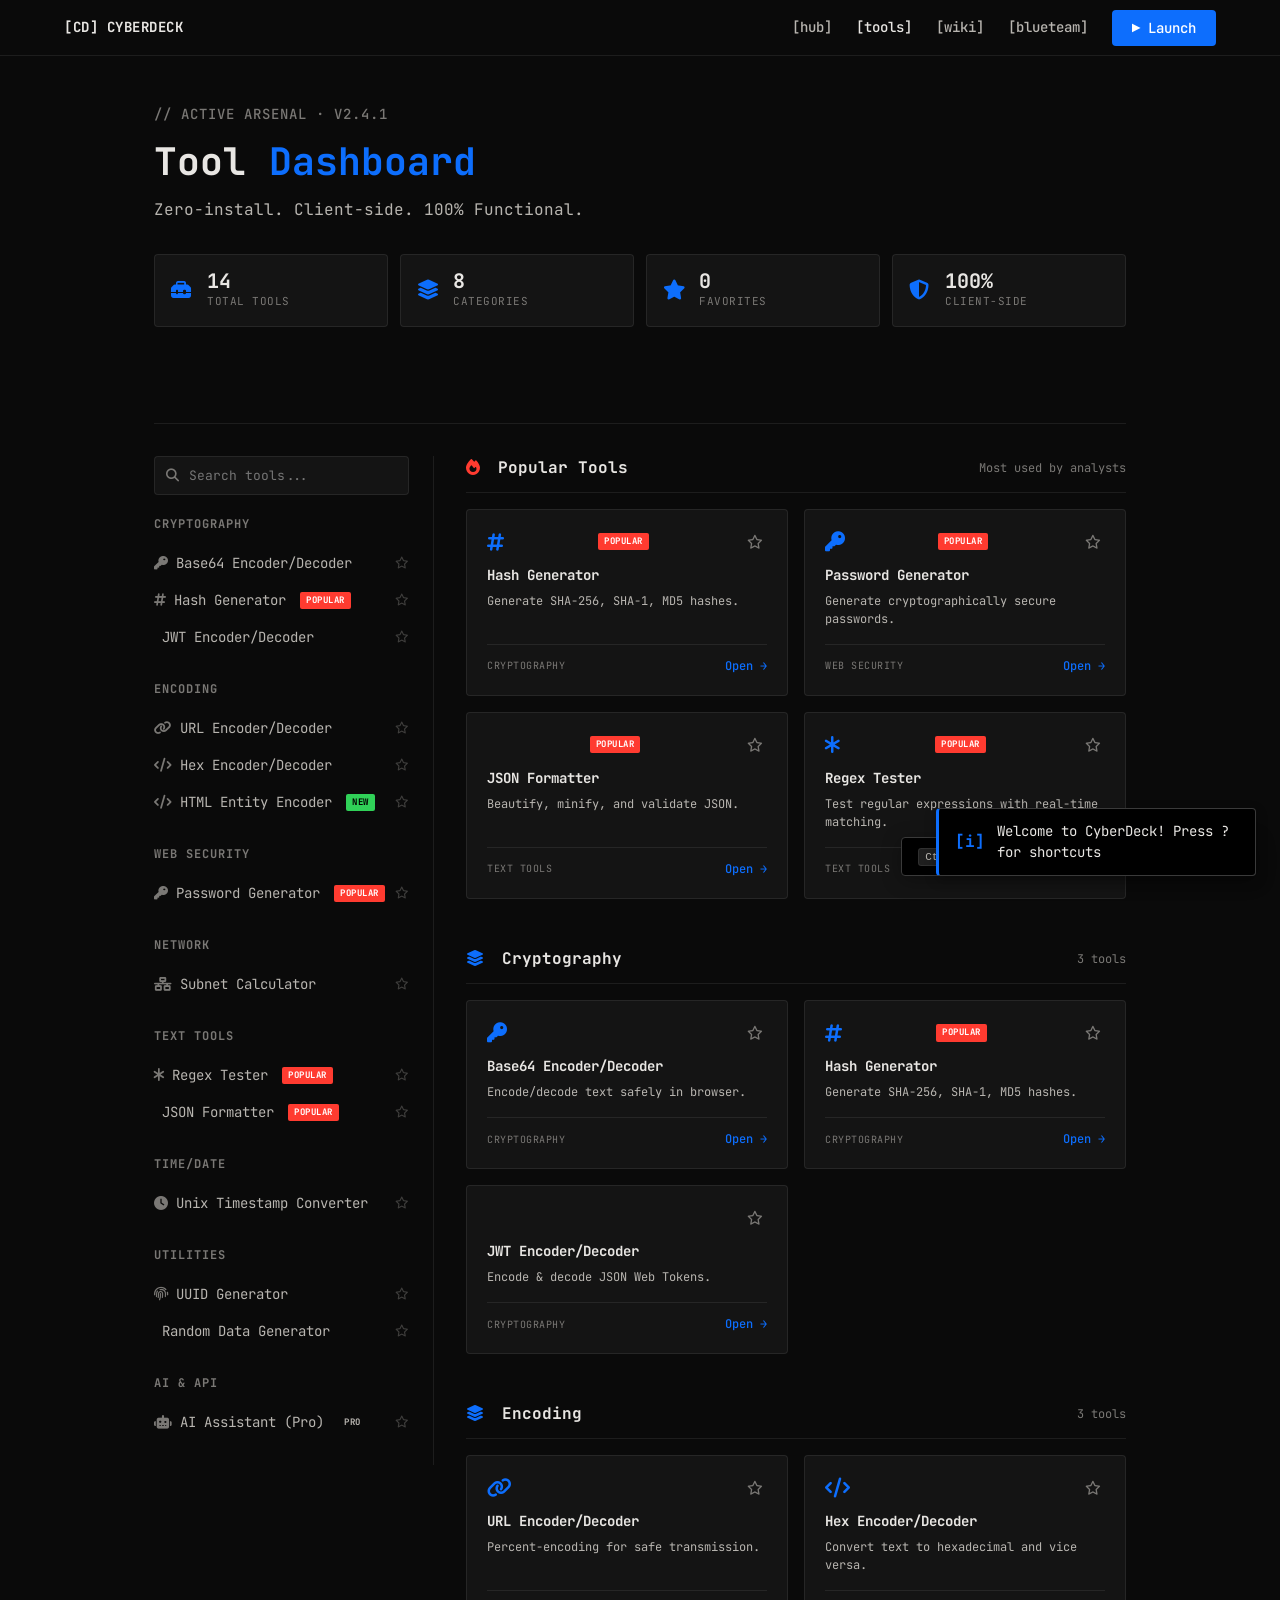
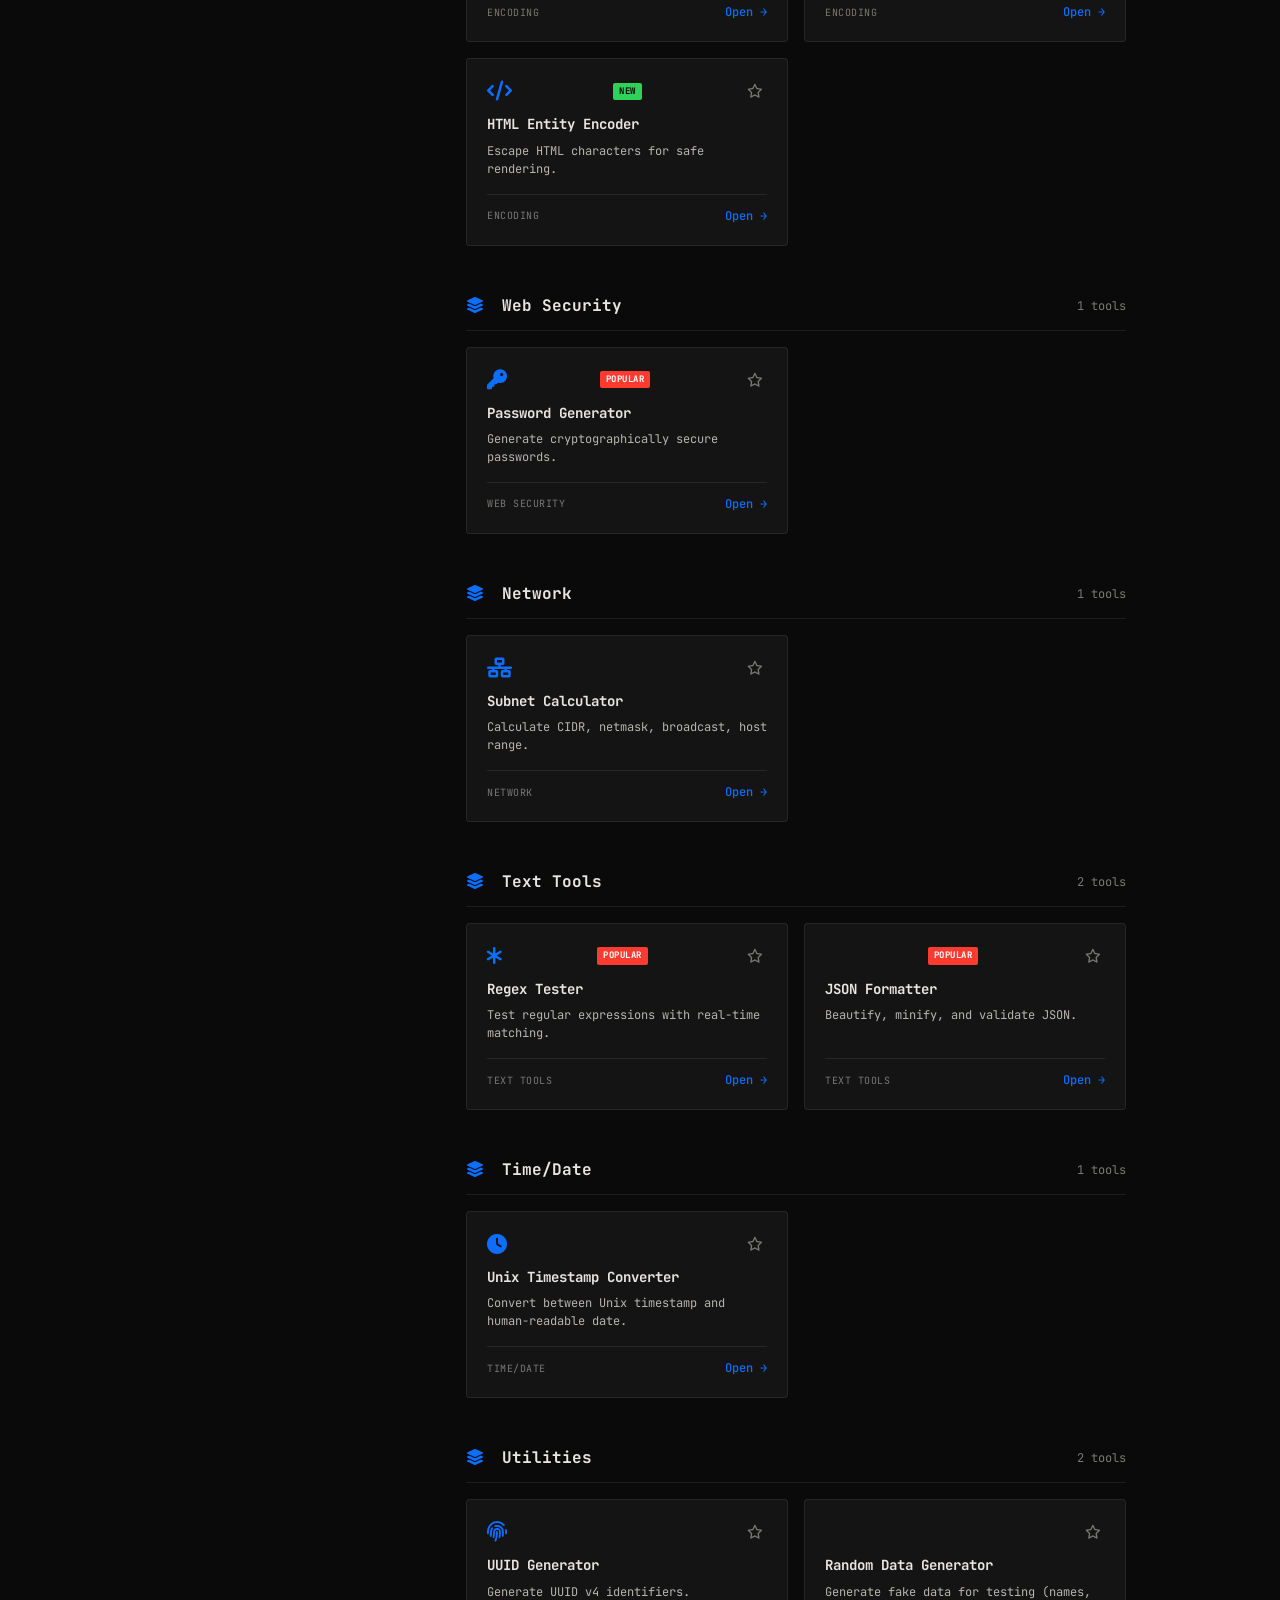
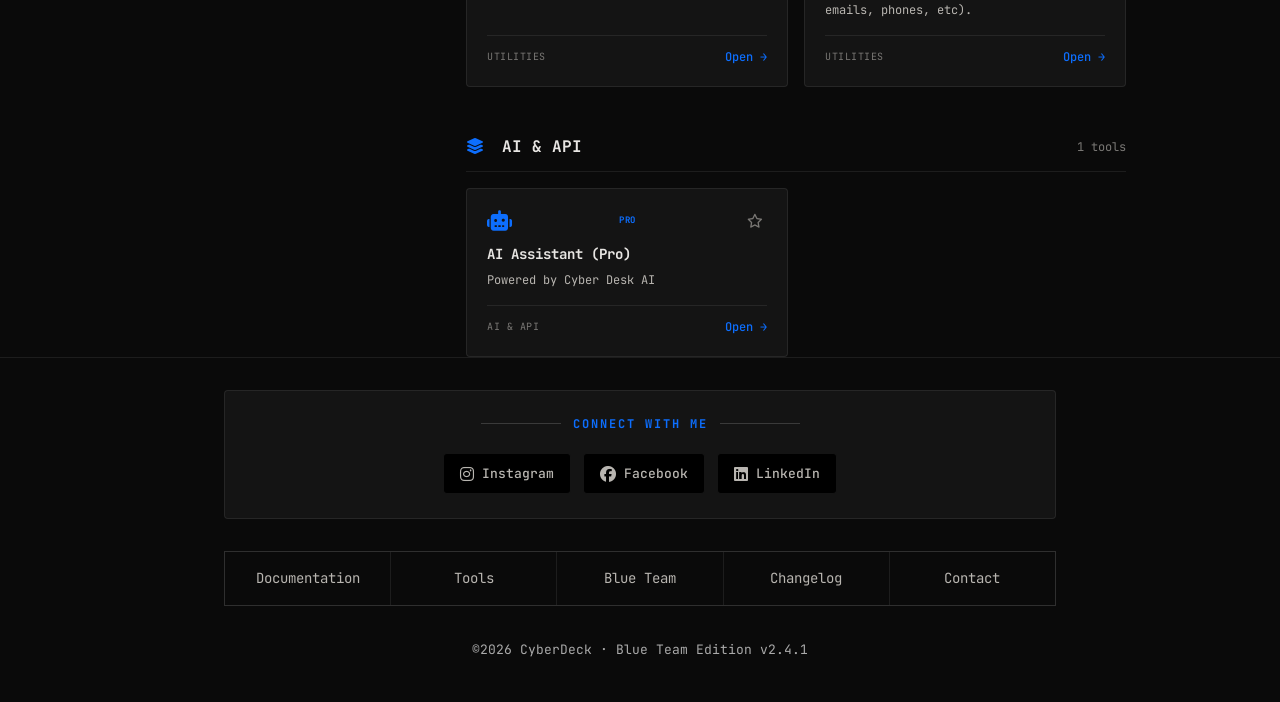
<file: tools.html>
<!DOCTYPE html>
<html lang="id">
<head>
    <meta charset="UTF-8">
    <meta name="viewport" content="width=device-width, initial-scale=1.0">
    <!-- Google tag (gtag.js) -->
<script async src="https://www.googletagmanager.com/gtag/js?id=G-8V9PZ22S04"></script>
<script>
  window.dataLayer = window.dataLayer || [];
  function gtag(){dataLayer.push(arguments);}
  gtag('js', new Date());

  gtag('config', 'G-8V9PZ22S04');
</script>
    <title>Tools — CyberDeck Arsenal</title>
    <link rel="stylesheet" href="css/style.css">
    <link rel="stylesheet" href="https://cdnjs.cloudflare.com/ajax/libs/font-awesome/6.5.2/css/all.min.css">
    <link rel="manifest" href="manifest.json">
<meta name="theme-color" content="#0d6efd">
<meta name="apple-mobile-web-app-capable" content="yes">
<meta name="apple-mobile-web-app-status-bar-style" content="black-translucent">
    <script src="js/components.js" defer></script>
</head>
<body>
    <cyberdeck-navbar></cyberdeck-navbar>

    <main class="container-wide">
        <!-- HERO SECTION -->
        <section style="padding-top: 48px; border-bottom: 1px solid var(--hairline);">
            <div class="section-label">// ACTIVE ARSENAL · v2.4.1</div>
            <h1 class="display-xl" id="page-title">Tool <span class="accent">Dashboard</span></h1>
            <p class="body-md" style="margin-top: 8px;">Zero-install. Client-side. 100% Functional.</p>

            <!-- STATS BAR -->
            <div class="tools-stats-bar">
                <div class="tools-stat">
                    <i class="fa-solid fa-toolbox"></i>
                    <div>
                        <div class="tools-stat-value" id="total-tools-count">12</div>
                        <div class="tools-stat-label">Total Tools</div>
                    </div>
                </div>
                <div class="tools-stat">
                    <i class="fa-solid fa-layer-group"></i>
                    <div>
                        <div class="tools-stat-value" id="total-categories-count">6</div>
                        <div class="tools-stat-label">Categories</div>
                    </div>
                </div>
                <div class="tools-stat">
                    <i class="fa-solid fa-star"></i>
                    <div>
                        <div class="tools-stat-value" id="total-favorites-count">0</div>
                        <div class="tools-stat-label">Favorites</div>
                    </div>
                </div>
                <div class="tools-stat">
                    <i class="fa-solid fa-shield-halved"></i>
                    <div>
                        <div class="tools-stat-value">100%</div>
                        <div class="tools-stat-label">Client-Side</div>
                    </div>
                </div>
            </div>
        </section>

        <!-- TOOL LAYOUT -->
        <div class="tool-layout">
            <!-- SIDEBAR -->
            <aside class="tool-sidebar" id="tool-sidebar">
                
                <!-- SEARCH BOX -->
                <div class="tool-sidebar-search">
                    <i class="fa-solid fa-search"></i>
                    <input type="text" id="tool-search-input" placeholder="Search tools...">
                </div>
                <!-- Categories will be rendered here by JS -->
            </aside>

            <!-- MAIN AREA -->
            <div class="tool-main" id="tool-render-area">
                <!-- Will be rendered by JS -->
            </div>
        </div>
    </main>

    <cyberdeck-footer></cyberdeck-footer>

    <!-- MODALS -->
    <div class="toast-container" id="toast-container"></div>
    <div class="command-palette-overlay" id="command-palette-overlay">
        <div class="command-palette">
            <input type="text" class="command-palette-input" id="command-palette-input" placeholder="❯ Search tools, commands, or navigate..." autocomplete="off">
            <div class="command-palette-results" id="command-palette-results"></div>
            <div class="command-palette-footer">
                <span><kbd>↑↓</kbd> nav</span>
                <span><kbd>↵</kbd> select</span>
                <span><kbd>esc</kbd> close</span>
            </div>
        </div>
    </div>

    <div class="shortcuts-modal-overlay" id="shortcuts-modal-overlay">
        <div class="shortcuts-modal">
            <div class="shortcuts-modal-header">
                <div class="shortcuts-modal-title">[?] Keyboard Shortcuts</div>
                <button class="shortcuts-modal-close" onclick="closeShortcutsModal()">[x] CLOSE</button>
            </div>
            <div class="shortcuts-modal-content">
                <div class="shortcut-group">
                    <div class="shortcut-group-title">Navigation</div>
                    <div class="shortcut-row">
                        <span class="shortcut-label">Open Command Palette</span>
                        <div class="shortcut-keys"><kbd>Ctrl</kbd><kbd>K</kbd></div>
                    </div>
                    <div class="shortcut-row">
                        <span class="shortcut-label">Go to Home</span>
                        <div class="shortcut-keys"><kbd>g</kbd><kbd>h</kbd></div>
                    </div>
                    <div class="shortcut-row">
                        <span class="shortcut-label">Go to Tools</span>
                        <div class="shortcut-keys"><kbd>g</kbd><kbd>t</kbd></div>
                    </div>
                    <div class="shortcut-row">
                        <span class="shortcut-label">Go to Wiki</span>
                        <div class="shortcut-keys"><kbd>g</kbd><kbd>w</kbd></div>
                    </div>
                </div>
                <div class="shortcut-group">
                    <div class="shortcut-group-title">General</div>
                    <div class="shortcut-row">
                        <span class="shortcut-label">Focus Tool Search</span>
                        <div class="shortcut-keys"><kbd>/</kbd></div>
                    </div>
                    <div class="shortcut-row">
                        <span class="shortcut-label">Close Modal</span>
                        <div class="shortcut-keys"><kbd>Esc</kbd></div>
                    </div>
                </div>
            </div>
        </div>
    </div>

    <div class="shortcut-hints">
        <span><kbd>Ctrl+K</kbd> Commands</span>
        <span><kbd>?</kbd> Shortcuts</span>
        <span><kbd>/</kbd> Search</span>
    </div>
    <script src="js/tools-engine.js"></script>
    <script src="js/main.js"></script>
    <script>
if ('serviceWorker' in navigator) {
  navigator.serviceWorker.register('/sw.js')
    .then(reg => console.log('SW registered'))
    .catch(err => console.log('SW failed', err));
}
</script>
</body>
</html>
</file>
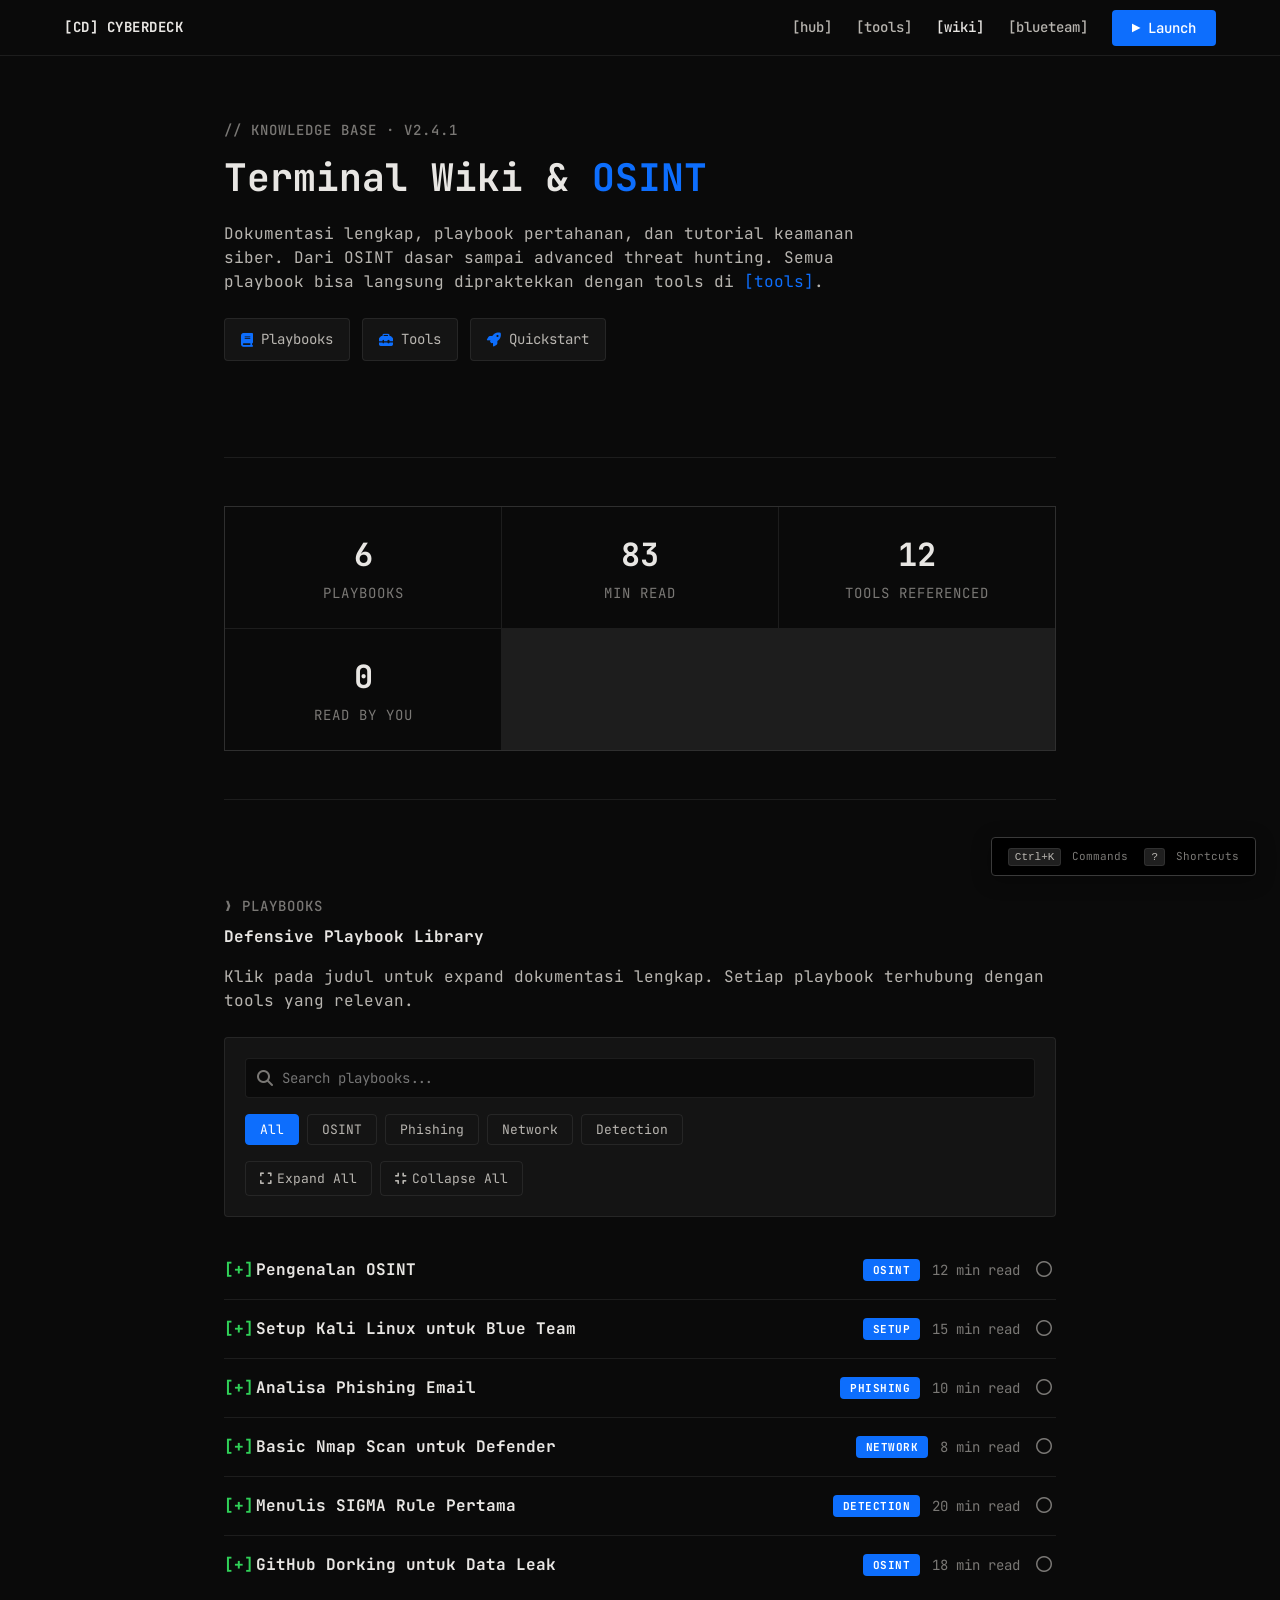
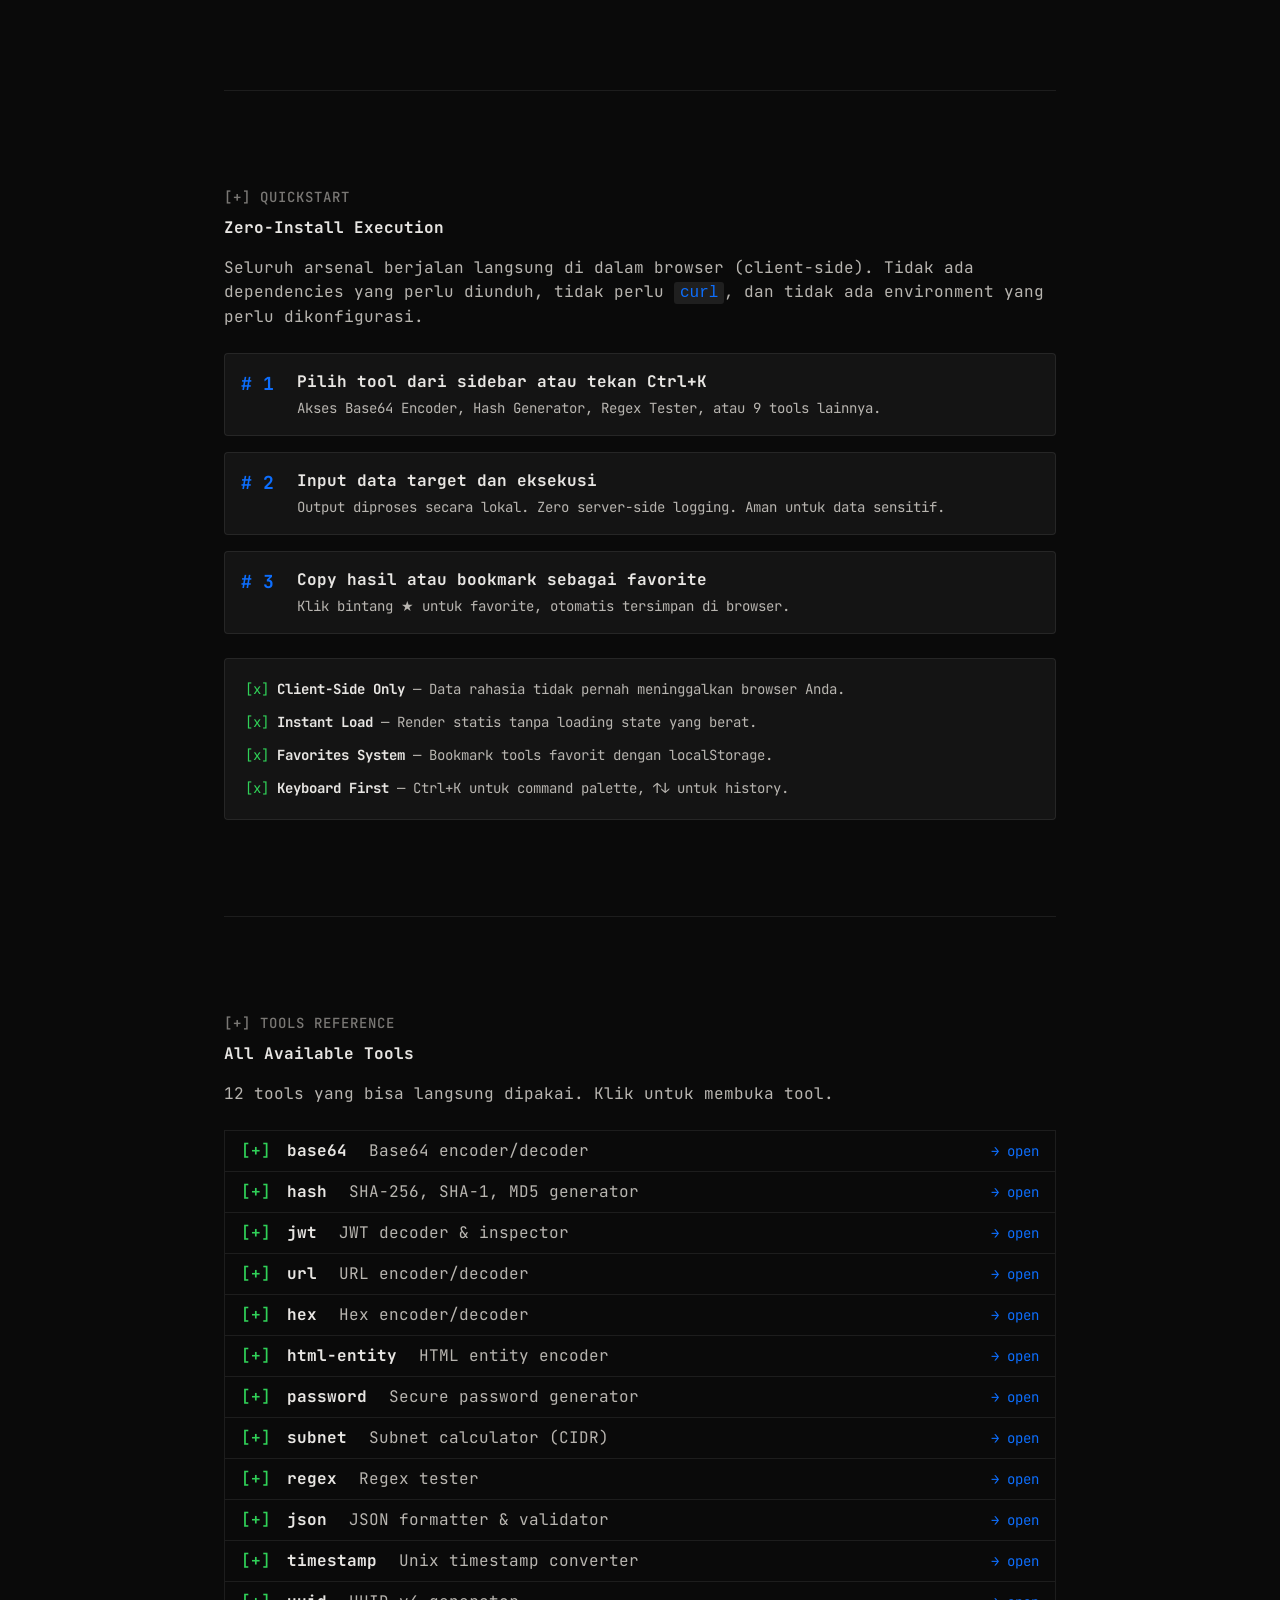
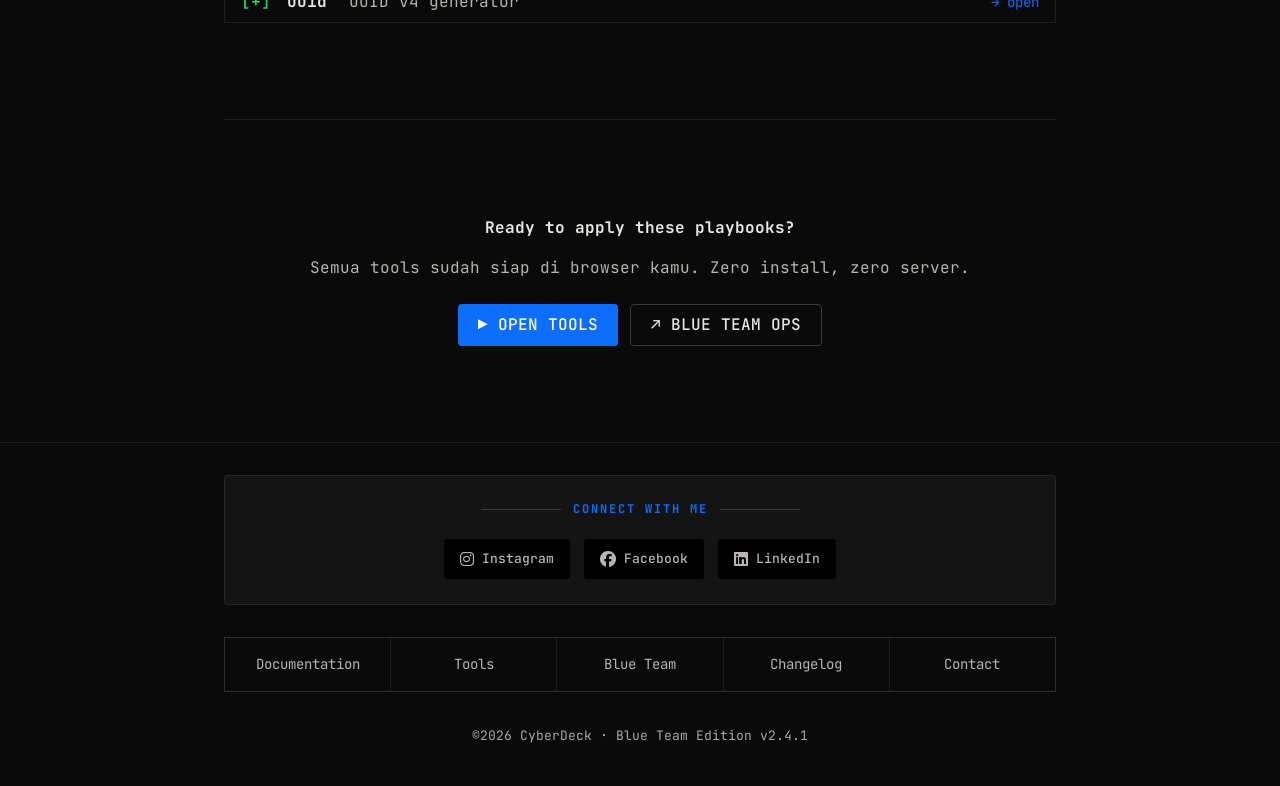
<file: wiki.html>
<!DOCTYPE html>
<html lang="id">
<head>
    <meta charset="UTF-8">
    <meta name="viewport" content="width=device-width, initial-scale=1.0">
    <!-- Google tag (gtag.js) -->
<script async src="https://www.googletagmanager.com/gtag/js?id=G-8V9PZ22S04"></script>
<script>
  window.dataLayer = window.dataLayer || [];
  function gtag(){dataLayer.push(arguments);}
  gtag('js', new Date());

  gtag('config', 'G-8V9PZ22S04');
</script>
    <title>Wiki & Playbook | CyberDeck</title>
    <link rel="stylesheet" href="css/style.css">
    <link rel="stylesheet" href="https://cdnjs.cloudflare.com/ajax/libs/font-awesome/6.5.2/css/all.min.css">
    <link rel="manifest" href="manifest.json">
<meta name="theme-color" content="#0d6efd">
<meta name="apple-mobile-web-app-capable" content="yes">
<meta name="apple-mobile-web-app-status-bar-style" content="black-translucent">
    <script src="js/components.js" defer></script>
</head>
<body>
    <cyberdeck-navbar></cyberdeck-navbar>


    <main class="container">
        <!-- HERO -->
        <section style="padding-top: 64px;">
            <div class="section-label">// KNOWLEDGE BASE · v2.4.1</div>
            <h1 class="display-xl">Terminal Wiki & <span class="accent">OSINT</span></h1>
            <p class="body-md" style="margin-top: 16px; max-width: 640px;">
                Dokumentasi lengkap, playbook pertahanan, dan tutorial keamanan siber. Dari OSINT dasar sampai advanced threat hunting. Semua playbook bisa langsung dipraktekkan dengan tools di <a href="tools.html" style="color: var(--accent); text-decoration: none;">[tools]</a>.
            </p>

            <!-- QUICK NAV -->
            <div class="wiki-quick-nav">
                <a href="#playbooks" class="wiki-quick-nav-item">
                    <i class="fa-solid fa-book"></i>
                    <span>Playbooks</span>
                </a>
                <a href="#tools-ref" class="wiki-quick-nav-item">
                    <i class="fa-solid fa-toolbox"></i>
                    <span>Tools</span>
                </a>
                <a href="#quickstart" class="wiki-quick-nav-item">
                    <i class="fa-solid fa-rocket"></i>
                    <span>Quickstart</span>
                </a>
            </div>
        </section>

        <!-- STATS -->
        <section style="padding: 0;">
            <div class="stats-bar">
                <div class="stat-item">
                    <div class="stat-value">6</div>
                    <div class="stat-label">Playbooks</div>
                </div>
                <div class="stat-item">
                    <div class="stat-value">83</div>
                    <div class="stat-label">Min Read</div>
                </div>
                <div class="stat-item">
                    <div class="stat-value">12</div>
                    <div class="stat-label">Tools Referenced</div>
                </div>
                <div class="stat-item">
                    <div class="stat-value" id="read-count">0</div>
                    <div class="stat-label">Read by You</div>
                </div>
            </div>
        </section>

        <!-- PLAYBOOKS -->
        <section id="playbooks">
            <div class="section-label">❯ PLAYBOOKS</div>
            <h2 class="heading-md">Defensive Playbook Library</h2>
            <p class="body-md">Klik pada judul untuk expand dokumentasi lengkap. Setiap playbook terhubung dengan tools yang relevan.</p>

            <!-- SEARCH & FILTER -->
            <div class="wiki-controls">
                <div class="wiki-search">
                    <i class="fa-solid fa-search"></i>
                    <input type="text" id="wiki-search-input" placeholder="Search playbooks...">
                </div>
                <div class="wiki-filters">
                    <button class="wiki-filter-btn active" data-filter="all">All</button>
                    <button class="wiki-filter-btn" data-filter="osint">OSINT</button>
                    <button class="wiki-filter-btn" data-filter="phishing">Phishing</button>
                    <button class="wiki-filter-btn" data-filter="network">Network</button>
                    <button class="wiki-filter-btn" data-filter="detection">Detection</button>
                </div>
                <div class="wiki-actions">
                    <button class="wiki-action-btn" onclick="expandAllPlaybooks()">
                        <i class="fa-solid fa-expand"></i> Expand All
                    </button>
                    <button class="wiki-action-btn" onclick="collapseAllPlaybooks()">
                        <i class="fa-solid fa-compress"></i> Collapse All
                    </button>
                </div>
            </div>

            <div class="playbook-list" id="playbook-list">
                <!-- Playbook 1: OSINT -->
                <div class="playbook-item" data-category="osint" data-title="Pengenalan OSINT">
                    <div class="playbook-header" onclick="togglePlaybook(this)">
                        <span class="playbook-toggle">[+]</span>
                        <span class="playbook-title">Pengenalan OSINT</span>
                        <div class="playbook-meta-group">
                            <span class="playbook-tag">OSINT</span>
                            <span class="playbook-meta">12 min read</span>
                            <button class="playbook-read-btn" onclick="markAsRead(event, this)" title="Mark as read">
                                <i class="fa-regular fa-circle"></i>
                            </button>
                        </div>
                    </div>
                    <div class="playbook-content">
                        <p><strong>OSINT</strong> (Open-Source Intelligence) adalah metodologi pengumpulan, analisis, dan pemanfaatan data yang tersedia secara publik untuk tujuan intelijen dan keamanan siber.</p>
                        <p>Dalam konteks Blue Team, teknik ini sering digunakan untuk mencari tahu seberapa banyak informasi sensitif perusahaan yang bocor di internet — seperti kredensial karyawan di Pastebin atau repositori GitHub yang tidak dikunci.</p>
                        <blockquote>"Informasi yang berserakan di internet adalah amunisi terbaik bagi peretas. Tugas kita adalah menemukannya sebelum mereka."</blockquote>
                        
                        <h3>Tools OSINT Populer:</h3>
                        <div class="code-block">
                            <button class="code-copy-btn" onclick="copyCodeBlock(this)">
                                <i class="fa-regular fa-copy"></i> Copy
                            </button>
                            <code>theHarvester — Email & subdomain enumeration
Maltego — Visual link analysis
Shodan — IoT & server search engine
Hunter.io — Email finder
HaveIBeenPwned — Breach database check
Google Dorking — Advanced search queries</code>
                        </div>

                        <h3><i class="fa-solid fa-link"></i> Tools Terkait di CyberDeck:</h3>
                        <div class="related-tools">
                            <a href="tools.html?id=url" class="related-tool-link">
                                <i class="fa-solid fa-link"></i> URL Encoder
                                <span>Encode query untuk Google dorking</span>
                            </a>
                            <a href="tools.html?id=hex" class="related-tool-link">
                                <i class="fa-solid fa-link"></i> Hex Encoder
                                <span>Decode payload hex</span>
                            </a>
                            <a href="tools.html?id=regex" class="related-tool-link">
                                <i class="fa-solid fa-link"></i> Regex Tester
                                <span>Pattern matching untuk data extraction</span>
                            </a>
                        </div>
                    </div>
                </div>

                <!-- Playbook 2: Kali Linux -->
                <div class="playbook-item" data-category="setup" data-title="Setup Kali Linux untuk Blue Team">
                    <div class="playbook-header" onclick="togglePlaybook(this)">
                        <span class="playbook-toggle">[+]</span>
                        <span class="playbook-title">Setup Kali Linux untuk Blue Team</span>
                        <div class="playbook-meta-group">
                            <span class="playbook-tag">Setup</span>
                            <span class="playbook-meta">15 min read</span>
                            <button class="playbook-read-btn" onclick="markAsRead(event, this)" title="Mark as read">
                                <i class="fa-regular fa-circle"></i>
                            </button>
                        </div>
                    </div>
                    <div class="playbook-content">
                        <p>Kali Linux biasanya diasosiasikan dengan offensive security, tapi bisa dikonfigurasi untuk defensive operations dengan memilih tool yang tepat.</p>
                        
                        <h3>Tool Defensive yang Perlu Diinstall:</h3>
                        <div class="code-block">
                            <button class="code-copy-btn" onclick="copyCodeBlock(this)">
                                <i class="fa-regular fa-copy"></i> Copy
                            </button>
                            <code>wireshark — Network protocol analyzer
volatility3 — Memory forensics
log2timeline/plaso — Timeline generation
yara — Malware pattern matching
sigma — Generic signature format for SIEM</code>
                        </div>

                        <h3>Command Install:</h3>
                        <div class="code-block">
                            <button class="code-copy-btn" onclick="copyCodeBlock(this)">
                                <i class="fa-regular fa-copy"></i> Copy
                            </button>
                            <code>sudo apt update
sudo apt install wireshark volatility3 yara python3-pip</code>
                        </div>

                        <div class="warning-box">
                            <i class="fa-solid fa-triangle-exclamation"></i>
                            <div>
                                <strong>Best Practice:</strong> Selalu jalankan di VM terisolasi. Jangan install di host utama.
                            </div>
                        </div>
                    </div>
                </div>

                <!-- Playbook 3: Phishing -->
                <div class="playbook-item" data-category="phishing" data-title="Analisa Phishing Email">
                    <div class="playbook-header" onclick="togglePlaybook(this)">
                        <span class="playbook-toggle">[+]</span>
                        <span class="playbook-title">Analisa Phishing Email</span>
                        <div class="playbook-meta-group">
                            <span class="playbook-tag">Phishing</span>
                            <span class="playbook-meta">10 min read</span>
                            <button class="playbook-read-btn" onclick="markAsRead(event, this)" title="Mark as read">
                                <i class="fa-regular fa-circle"></i>
                            </button>
                        </div>
                    </div>
                    <div class="playbook-content">
                        <p>Phishing tetap menjadi vektor serangan #1. Kemampuan menganalisa email mencurigakan adalah skill fundamental Blue Team.</p>
                        
                        <h3>Header yang Harus Dicek:</h3>
                        <div class="code-block">
                            <button class="code-copy-btn" onclick="copyCodeBlock(this)">
                                <i class="fa-regular fa-copy"></i> Copy
                            </button>
                            <code>Return-Path — Alamat bounce, sering berbeda dari From
Received-SPF — Validasi sender domain
Authentication-Results — DKIM, DMARC status
X-Originating-IP — IP asli pengirim</code>
                        </div>

                        <h3>Red Flags:</h3>
                        <div class="warning-box">
                            <i class="fa-solid fa-circle-exclamation"></i>
                            <div>
                                <ul>
                                    <li>SPF fail atau softfail</li>
                                    <li>DKIM signature invalid</li>
                                    <li>DMARC policy none + fail</li>
                                    <li>Mismatch antara display name dan email address</li>
                                </ul>
                            </div>
                        </div>

                        <h3><i class="fa-solid fa-link"></i> Tools Terkait di CyberDeck:</h3>
                        <div class="related-tools">
                            <a href="tools.html?id=base64" class="related-tool-link">
                                <i class="fa-solid fa-link"></i> Base64 Decoder
                                <span>Decode attachment encoded</span>
                            </a>
                            <a href="tools.html?id=url" class="related-tool-link">
                                <i class="fa-solid fa-link"></i> URL Decoder
                                <span>Decode suspicious link</span>
                            </a>
                            <a href="tools.html?id=hash" class="related-tool-link">
                                <i class="fa-solid fa-link"></i> Hash Generator
                                <span>Hash attachment untuk VirusTotal</span>
                            </a>
                        </div>
                    </div>
                </div>

                <!-- Playbook 4: Nmap -->
                <div class="playbook-item" data-category="network" data-title="Basic Nmap Scan untuk Defender">
                    <div class="playbook-header" onclick="togglePlaybook(this)">
                        <span class="playbook-toggle">[+]</span>
                        <span class="playbook-title">Basic Nmap Scan untuk Defender</span>
                        <div class="playbook-meta-group">
                            <span class="playbook-tag">Network</span>
                            <span class="playbook-meta">8 min read</span>
                            <button class="playbook-read-btn" onclick="markAsRead(event, this)" title="Mark as read">
                                <i class="fa-regular fa-circle"></i>
                            </button>
                        </div>
                    </div>
                    <div class="playbook-content">
                        <p>Nmap bukan hanya tool offensive. Defender bisa pakai untuk audit aset internal dan verifikasi konfigurasi firewall.</p>
                        
                        <h3>Safe Scan Patterns:</h3>
                        <div class="code-block">
                            <button class="code-copy-btn" onclick="copyCodeBlock(this)">
                                <i class="fa-regular fa-copy"></i> Copy
                            </button>
                            <code># Stealth SYN scan, semua port, timing lambat
nmap -sS -p- -T2 target

# Service version + OS detection
nmap -sV -O target

# Vulnerability scan (hati-hati di production!)
nmap --script vuln target</code>
                        </div>

                        <div class="warning-box">
                            <i class="fa-solid fa-triangle-exclamation"></i>
                            <div>
                                <strong>Peringatan:</strong> Jangan scan production network tanpa izin. Bisa trigger IDS/IPS dan dianggap sebagai serangan.
                            </div>
                        </div>

                        <h3><i class="fa-solid fa-link"></i> Tools Terkait di CyberDeck:</h3>
                        <div class="related-tools">
                            <a href="tools.html?id=subnet" class="related-tool-link">
                                <i class="fa-solid fa-link"></i> Subnet Calculator
                                <span>Hitung range target</span>
                            </a>
                            <a href="tools.html?id=json" class="related-tool-link">
                                <i class="fa-solid fa-link"></i> JSON Formatter
                                <span>Format output nmap XML→JSON</span>
                            </a>
                        </div>
                    </div>
                </div>

                <!-- Playbook 5: SIGMA -->
                <div class="playbook-item" data-category="detection" data-title="Menulis SIGMA Rule Pertama">
                    <div class="playbook-header" onclick="togglePlaybook(this)">
                        <span class="playbook-toggle">[+]</span>
                        <span class="playbook-title">Menulis SIGMA Rule Pertama</span>
                        <div class="playbook-meta-group">
                            <span class="playbook-tag">Detection</span>
                            <span class="playbook-meta">20 min read</span>
                            <button class="playbook-read-btn" onclick="markAsRead(event, this)" title="Mark as read">
                                <i class="fa-regular fa-circle"></i>
                            </button>
                        </div>
                    </div>
                    <div class="playbook-content">
                        <p>SIGMA adalah format generic untuk detection rules yang bisa dikonversi ke berbagai SIEM (Splunk, Elastic, QRadar, dll).</p>
                        
                        <h3>Struktur Dasar SIGMA Rule:</h3>
                        <div class="code-block">
                            <button class="code-copy-btn" onclick="copyCodeBlock(this)">
                                <i class="fa-regular fa-copy"></i> Copy
                            </button>
                            <code>title: Nama rule
logsource:
    category: Kategori log
    product: Produk log
detection:
    selection:
        EventID: ID event
    condition: selection
level: critical / high / medium / low / informational</code>
                        </div>

                        <h3>Contoh Rule — Detect Brute Force:</h3>
                        <div class="code-block">
                            <button class="code-copy-btn" onclick="copyCodeBlock(this)">
                                <i class="fa-regular fa-copy"></i> Copy
                            </button>
                            <code>title: Windows Brute Force
id: 5d123456-1234-1234-1234-123456789abc
status: stable
level: high
description: Detects multiple failed logins from same IP
logsource:
    product: windows
    service: security
detection:
    selection:
        EventID: 4625
    condition: selection | count() by SourceIP > 5 in 5m
falsepositives:
    - VPN users
    - Service accounts</code>
                        </div>

                        <h3><i class="fa-solid fa-link"></i> Tools Terkait di CyberDeck:</h3>
                        <div class="related-tools">
                            <a href="tools.html?id=regex" class="related-tool-link">
                                <i class="fa-solid fa-link"></i> Regex Tester
                                <span>Test pattern untuk detection rule</span>
                            </a>
                            <a href="tools.html?id=json" class="related-tool-link">
                                <i class="fa-solid fa-link"></i> JSON Formatter
                                <span>Format YAML/SIGMA config</span>
                            </a>
                        </div>
                    </div>
                </div>

                <!-- Playbook 6: GitHub Dorking -->
                <div class="playbook-item" data-category="osint" data-title="GitHub Dorking untuk Data Leak">
                    <div class="playbook-header" onclick="togglePlaybook(this)">
                        <span class="playbook-toggle">[+]</span>
                        <span class="playbook-title">GitHub Dorking untuk Data Leak</span>
                        <div class="playbook-meta-group">
                            <span class="playbook-tag">OSINT</span>
                            <span class="playbook-meta">18 min read</span>
                            <button class="playbook-read-btn" onclick="markAsRead(event, this)" title="Mark as read">
                                <i class="fa-regular fa-circle"></i>
                            </button>
                        </div>
                    </div>
                    <div class="playbook-content">
                        <p>Banyak developer tidak sengaja commit credential, API key, atau config file ke repository publik. GitHub dorking adalah teknik mencari data sensitif ini.</p>
                        
                        <h3>Query Pencarian Efektif:</h3>
                        <div class="code-block">
                            <button class="code-copy-btn" onclick="copyCodeBlock(this)">
                                <i class="fa-regular fa-copy"></i> Copy
                            </button>
                            <code>"AWS_ACCESS_KEY" language:python
"password" extension:env
"api_key" extension:json
"BEGIN RSA PRIVATE KEY"</code>
                        </div>

                        <h3>Tools Bantu:</h3>
                        <p>TruffleHog, GitLeaks, GitHub Advanced Security secret scanning.</p>

                        <h3>Remediation:</h3>
                        <p>Jika menemukan credential perusahaan, segera revoke dan rotasi. Laporkan ke tim security.</p>

                        <h3><i class="fa-solid fa-link"></i> Tools Terkait di CyberDeck:</h3>
                        <div class="related-tools">
                            <a href="tools.html?id=url" class="related-tool-link">
                                <i class="fa-solid fa-link"></i> URL Encoder
                                <span>Encode query GitHub dorking</span>
                            </a>
                            <a href="tools.html?id=hash" class="related-tool-link">
                                <i class="fa-solid fa-link"></i> Hash Generator
                                <span>Hash leaked credential untuk IOC</span>
                            </a>
                            <a href="tools.html?id=base64" class="related-tool-link">
                                <i class="fa-solid fa-link"></i> Base64 Decoder
                                <span>Decode secret yang di-encode</span>
                            </a>
                        </div>
                    </div>
                </div>
            </div>

            <!-- NO RESULTS MESSAGE -->
            <div class="wiki-no-results" id="wiki-no-results" style="display: none;">
                <i class="fa-solid fa-search"></i>
                <p>No playbooks found matching your search.</p>
            </div>
        </section>

        <!-- QUICKSTART -->
        <section id="quickstart">
            <div class="section-label">[+] QUICKSTART</div>
            <h2 class="heading-md">Zero-Install Execution</h2>
            <p class="body-md" style="margin-bottom: 24px;">
                Seluruh arsenal berjalan langsung di dalam browser (client-side). Tidak ada dependencies yang perlu diunduh, tidak perlu <code style="background: var(--surface-dark-elevated); padding: 2px 6px; border-radius: 3px; color: var(--accent);">curl</code>, dan tidak ada environment yang perlu dikonfigurasi.
            </p>

            <div class="quickstart-steps">
                <div class="quickstart-step">
                    <div class="quickstart-step-num"># 1</div>
                    <div class="quickstart-step-content">
                        <strong style="color: var(--ink);">Pilih tool dari sidebar atau tekan Ctrl+K</strong>
                        <p style="color: var(--body); font-size: 14px; margin-top: 4px;">Akses Base64 Encoder, Hash Generator, Regex Tester, atau 9 tools lainnya.</p>
                    </div>
                </div>

                <div class="quickstart-step">
                    <div class="quickstart-step-num"># 2</div>
                    <div class="quickstart-step-content">
                        <strong style="color: var(--ink);">Input data target dan eksekusi</strong>
                        <p style="color: var(--body); font-size: 14px; margin-top: 4px;">Output diproses secara lokal. Zero server-side logging. Aman untuk data sensitif.</p>
                    </div>
                </div>

                <div class="quickstart-step">
                    <div class="quickstart-step-num"># 3</div>
                    <div class="quickstart-step-content">
                        <strong style="color: var(--ink);">Copy hasil atau bookmark sebagai favorite</strong>
                        <p style="color: var(--body); font-size: 14px; margin-top: 4px;">Klik bintang ★ untuk favorite, otomatis tersimpan di browser.</p>
                    </div>
                </div>
            </div>

            <div class="quickstart-features">
                <div class="quickstart-feature">
                    <span style="color: var(--success);">[x]</span>
                    <strong style="color: var(--ink);">Client-Side Only</strong>
                    <span>— Data rahasia tidak pernah meninggalkan browser Anda.</span>
                </div>
                <div class="quickstart-feature">
                    <span style="color: var(--success);">[x]</span>
                    <strong style="color: var(--ink);">Instant Load</strong>
                    <span>— Render statis tanpa loading state yang berat.</span>
                </div>
                <div class="quickstart-feature">
                    <span style="color: var(--success);">[x]</span>
                    <strong style="color: var(--ink);">Favorites System</strong>
                    <span>— Bookmark tools favorit dengan localStorage.</span>
                </div>
                <div class="quickstart-feature">
                    <span style="color: var(--success);">[x]</span>
                    <strong style="color: var(--ink);">Keyboard First</strong>
                    <span>— Ctrl+K untuk command palette, ↑↓ untuk history.</span>
                </div>
            </div>
        </section>

        <!-- AVAILABLE TOOLS -->
        <section id="tools-ref">
            <div class="section-label">[+] TOOLS REFERENCE</div>
            <h2 class="heading-md">All Available Tools</h2>
            <p class="body-md">12 tools yang bisa langsung dipakai. Klik untuk membuka tool.</p>

            <div class="tool-list" style="margin-top: 24px;">
                <div class="tool-row">
                    <span class="tool-marker">[+]</span>
                    <div>
                        <span class="tool-name">base64</span>
                        <span class="tool-desc">Base64 encoder/decoder</span>
                    </div>
                    <a href="tools.html?id=base64" class="tool-action">→ open</a>
                </div>
                <div class="tool-row">
                    <span class="tool-marker">[+]</span>
                    <div>
                        <span class="tool-name">hash</span>
                        <span class="tool-desc">SHA-256, SHA-1, MD5 generator</span>
                    </div>
                    <a href="tools.html?id=hash" class="tool-action">→ open</a>
                </div>
                <div class="tool-row">
                    <span class="tool-marker">[+]</span>
                    <div>
                        <span class="tool-name">jwt</span>
                        <span class="tool-desc">JWT decoder & inspector</span>
                    </div>
                    <a href="tools.html?id=jwt" class="tool-action">→ open</a>
                </div>
                <div class="tool-row">
                    <span class="tool-marker">[+]</span>
                    <div>
                        <span class="tool-name">url</span>
                        <span class="tool-desc">URL encoder/decoder</span>
                    </div>
                    <a href="tools.html?id=url" class="tool-action">→ open</a>
                </div>
                <div class="tool-row">
                    <span class="tool-marker">[+]</span>
                    <div>
                        <span class="tool-name">hex</span>
                        <span class="tool-desc">Hex encoder/decoder</span>
                    </div>
                    <a href="tools.html?id=hex" class="tool-action">→ open</a>
                </div>
                <div class="tool-row">
                    <span class="tool-marker">[+]</span>
                    <div>
                        <span class="tool-name">html-entity</span>
                        <span class="tool-desc">HTML entity encoder</span>
                    </div>
                    <a href="tools.html?id=html-entity" class="tool-action">→ open</a>
                </div>
                <div class="tool-row">
                    <span class="tool-marker">[+]</span>
                    <div>
                        <span class="tool-name">password</span>
                        <span class="tool-desc">Secure password generator</span>
                    </div>
                    <a href="tools.html?id=password" class="tool-action">→ open</a>
                </div>
                <div class="tool-row">
                    <span class="tool-marker">[+]</span>
                    <div>
                        <span class="tool-name">subnet</span>
                        <span class="tool-desc">Subnet calculator (CIDR)</span>
                    </div>
                    <a href="tools.html?id=subnet" class="tool-action">→ open</a>
                </div>
                <div class="tool-row">
                    <span class="tool-marker">[+]</span>
                    <div>
                        <span class="tool-name">regex</span>
                        <span class="tool-desc">Regex tester</span>
                    </div>
                    <a href="tools.html?id=regex" class="tool-action">→ open</a>
                </div>
                <div class="tool-row">
                    <span class="tool-marker">[+]</span>
                    <div>
                        <span class="tool-name">json</span>
                        <span class="tool-desc">JSON formatter & validator</span>
                    </div>
                    <a href="tools.html?id=json" class="tool-action">→ open</a>
                </div>
                <div class="tool-row">
                    <span class="tool-marker">[+]</span>
                    <div>
                        <span class="tool-name">timestamp</span>
                        <span class="tool-desc">Unix timestamp converter</span>
                    </div>
                    <a href="tools.html?id=timestamp" class="tool-action">→ open</a>
                </div>
                <div class="tool-row">
                    <span class="tool-marker">[+]</span>
                    <div>
                        <span class="tool-name">uuid</span>
                        <span class="tool-desc">UUID v4 generator</span>
                    </div>
                    <a href="tools.html?id=uuid" class="tool-action">→ open</a>
                </div>
            </div>
        </section>

        <!-- CTA -->
        <section style="text-align: center;">
            <h2 class="heading-md">Ready to apply these playbooks?</h2>
            <p class="body-md" style="margin: 16px 0 24px;">Semua tools sudah siap di browser kamu. Zero install, zero server.</p>
            <div class="cta-buttons">
                <a href="tools.html" class="btn btn-primary">▶ OPEN TOOLS</a>
                <a href="blueteam.html" class="btn btn-secondary">↗ BLUE TEAM OPS</a>
            </div>
        </section>
    </main>

    <cyberdeck-footer></cyberdeck-footer>

    <!-- MODALS -->
    <div class="toast-container" id="toast-container"></div>

    <div class="command-palette-overlay" id="command-palette-overlay">
        <div class="command-palette">
            <input type="text" class="command-palette-input" id="command-palette-input" placeholder="❯ Type a command or search..." autocomplete="off">
            <div class="command-palette-results" id="command-palette-results"></div>
            <div class="command-palette-footer">
                <span><kbd>↑↓</kbd> navigate</span>
                <span><kbd>↵</kbd> select</span>
                <span><kbd>esc</kbd> close</span>
            </div>
        </div>
    </div>

    <div class="shortcuts-modal-overlay" id="shortcuts-modal-overlay">
        <div class="shortcuts-modal">
            <div class="shortcuts-modal-header">
                <div class="shortcuts-modal-title">[?] Keyboard Shortcuts</div>
                <button class="shortcuts-modal-close" onclick="closeShortcutsModal()">[x] CLOSE</button>
            </div>
            <div class="shortcuts-modal-content">
                <div class="shortcut-group">
                    <div class="shortcut-group-title">Navigation</div>
                    <div class="shortcut-row">
                        <span class="shortcut-label">Open Command Palette</span>
                        <div class="shortcut-keys"><kbd>Ctrl</kbd><kbd>K</kbd></div>
                    </div>
                    <div class="shortcut-row">
                        <span class="shortcut-label">Show Shortcuts</span>
                        <div class="shortcut-keys"><kbd>?</kbd></div>
                    </div>
                    <div class="shortcut-row">
                        <span class="shortcut-label">Go to Home</span>
                        <div class="shortcut-keys"><kbd>g</kbd><kbd>h</kbd></div>
                    </div>
                    <div class="shortcut-row">
                        <span class="shortcut-label">Go to Tools</span>
                        <div class="shortcut-keys"><kbd>g</kbd><kbd>t</kbd></div>
                    </div>
                    <div class="shortcut-row">
                        <span class="shortcut-label">Go to Wiki</span>
                        <div class="shortcut-keys"><kbd>g</kbd><kbd>w</kbd></div>
                    </div>
                </div>
                <div class="shortcut-group">
                    <div class="shortcut-group-title">General</div>
                    <div class="shortcut-row">
                        <span class="shortcut-label">Close Modal</span>
                        <div class="shortcut-keys"><kbd>Esc</kbd></div>
                    </div>
                </div>
            </div>
        </div>
    </div>

    <div class="shortcut-hints">
        <span><kbd>Ctrl+K</kbd> Commands</span>
        <span><kbd>?</kbd> Shortcuts</span>
    </div>

    <script src="js/main.js"></script>
    <script src="js/wiki.js"></script>
    <script>
if ('serviceWorker' in navigator) {
  navigator.serviceWorker.register('/sw.js')
    .then(reg => console.log('SW registered'))
    .catch(err => console.log('SW failed', err));
}
</script>
</body>
</html>
</file>
<file: css/style.css>
@import url('https://fonts.googleapis.com/css2?family=JetBrains+Mono:wght@400;500;700&display=swap');

:root {
    --canvas: #0a0a0a;
    --surface-soft: #141414;
    --surface-card: #1a1a1a;
    --surface-dark: #000000;
    --surface-dark-elevated: #1f1f1f;

    --ink: #e8e6e3;
    --ink-deep: #ffffff;
    --charcoal: #d4d1cc;
    --body: #b8b5b0;
    --mute: #7a7875;
    --stone: #5a5856;
    --ash: #3a3836;

    --hairline: rgba(255, 255, 255, 0.08);
    --hairline-strong: #3a3a3a;

    --accent: #0d6efd;
    --accent-hover: #0b5ed7;
    --accent-active: #0a58ca;

    --success: #30d158;
    --warning: #ff9f0a;
    --danger: #ff3b30;

    --font-mono: 'JetBrains Mono', 'IBM Plex Mono', ui-monospace, SFMono-Regular, Menlo, Monaco, Consolas, 'Liberation Mono', 'Courier New', monospace;

    --spacing-section: 96px;
    --rounded-none: 0px;
    --rounded-sm: 4px;
}

* { margin: 0; padding: 0; box-sizing: border-box; }
html { scroll-behavior: smooth; }

body {
    background-color: var(--canvas);
    color: var(--body);
    font-family: var(--font-mono);
    font-size: 16px;
    font-weight: 400;
    line-height: 1.5;
    -webkit-font-smoothing: antialiased;
}

/* NAVIGATION */
nav {
    background: var(--canvas);
    border-bottom: 1px solid var(--hairline);
    height: 56px;
    display: flex;
    align-items: center;
    justify-content: space-between;
    padding: 0 5%;
    position: sticky;
    top: 0;
    z-index: 100;
}

.nav-brand {
    display: flex;
    align-items: center;
    gap: 12px;
    text-decoration: none;
}

.nav-logo {
    font-family: var(--font-mono);
    font-weight: 700;
    font-size: 14px;
    color: var(--ink);
    letter-spacing: 0.5px;
}

.nav-logo span { color: var(--accent); }

.nav-links {
    display: flex;
    gap: 24px;
    align-items: center;
}

.nav-links a {
    color: var(--body);
    text-decoration: none;
    font-family: var(--font-mono);
    font-size: 14px;
    font-weight: 500;
    transition: color 0.15s;
}

.nav-links a:hover,
.nav-links a.active { color: var(--ink); }

.nav-cta {
    background: var(--accent);
    color: #ffffff !important;
    padding: 4px 20px;
    border-radius: var(--rounded-sm);
    font-weight: 500;
    line-height: 2;
    transition: background 0.15s;
}

.nav-cta:hover { background: var(--accent-hover); }

/* Mobile Menu Button */
.mobile-menu-btn {
    display: none;
    background: transparent;
    border: 1px solid var(--hairline);
    color: var(--ink);
    border-radius: var(--rounded-sm);
    cursor: pointer;
    width: 44px;
    height: 44px;
    font-family: var(--font-mono);
    font-size: 16px;
    font-weight: 700;
    align-items: center;
    justify-content: center;
}


/* LAYOUT */
.container { max-width: 960px; margin: 0 auto; padding: 0 5%; }
.container-wide { max-width: 1100px; margin: 0 auto; padding: 0 5%; }

section {
    padding: var(--spacing-section) 0;
    border-bottom: 1px solid var(--hairline);
}

section:last-of-type { border-bottom: none; }

/* TYPOGRAPHY */
.display-xl {
    font-family: var(--font-mono);
    font-size: 38px;
    font-weight: 700;
    line-height: 1.5;
    color: var(--ink);
}

.display-xl .accent { color: var(--accent); }

.heading-md {
    font-family: var(--font-mono);
    font-size: 16px;
    font-weight: 700;
    color: var(--ink);
    margin-bottom: 16px;
}

.body-md {
    font-family: var(--font-mono);
    font-size: 16px;
    color: var(--body);
}

.caption-md {
    font-family: var(--font-mono);
    font-size: 14px;
    color: var(--mute);
}

.section-label {
    font-family: var(--font-mono);
    font-size: 14px;
    font-weight: 500;
    color: var(--mute);
    text-transform: uppercase;
    letter-spacing: 1px;
    margin-bottom: 8px;
}

/* BUTTONS */
.btn {
    display: inline-flex;
    align-items: center;
    justify-content: center;
    gap: 8px;
    font-family: var(--font-mono);
    font-size: 16px;
    font-weight: 500;
    line-height: 2;
    padding: 4px 20px;
    border-radius: var(--rounded-sm);
    border: none;
    cursor: pointer;
    text-decoration: none;
    transition: all 0.15s;
}

.btn-primary { background: var(--accent); color: #ffffff; }
.btn-primary:hover { background: var(--accent-hover); }

.btn-secondary {
    background: var(--canvas);
    color: var(--ink);
    border: 1px solid var(--hairline-strong);
}

.btn-secondary:hover {
    background: var(--surface-soft);
}

.btn-ghost {
    background: transparent;
    color: var(--body);
    padding: 8px 0;
    line-height: 1.5;
}

.btn-ghost:hover { color: var(--ink); }

/* HERO TUI */
.hero-tui {
    background: var(--surface-dark);
    padding: 64px 32px;
    margin-top: 48px;
    overflow: hidden;
}

.tui-ascii-wordmark {
    font-family: var(--font-mono);
    font-size: 10px;
    line-height: 1.1;
    color: var(--ink);
    text-align: center;
    white-space: pre;
    margin-bottom: 32px;
    overflow-x: auto;
}

.tui-prompt-row {
    background: var(--surface-dark-elevated);
    border-radius: var(--rounded-sm);
    padding: 8px 12px;
    font-family: var(--font-mono);
    font-size: 16px;
    color: var(--ink);
    margin-bottom: 16px;
}

.tui-prompt-row .token { color: var(--accent); }
.tui-prompt-row .model { color: var(--warning); }

.tui-output {
    font-family: var(--font-mono);
    font-size: 14px;
    line-height: 1.8;
    color: var(--body);
    padding: 16px;
    background: var(--surface-dark-elevated);
    border-radius: var(--rounded-sm);
    min-height: 180px;
    margin-bottom: 16px;
}

.tui-output .success { color: var(--success); }
.tui-output .warning { color: var(--warning); }
.tui-output .danger { color: var(--danger); }
.tui-output .info { color: var(--accent); }

.tui-keybindings {
    display: flex;
    gap: 24px;
    font-family: var(--font-mono);
    font-size: 14px;
    color: var(--ash);
    justify-content: center;
    margin-top: 16px;
    flex-wrap: wrap;
}

.tui-keybindings kbd {
    background: var(--surface-dark-elevated);
    padding: 2px 6px;
    border-radius: 3px;
    color: var(--body);
    margin-right: 4px;
}

/* TERMINAL */
.interactive-terminal {
    background: var(--surface-dark);
    border: 1px solid var(--hairline-strong);
    margin: 32px 0;
    font-family: var(--font-mono);
    font-size: 14px;
}

.term-header {
    background: var(--surface-dark-elevated);
    padding: 8px 16px;
    display: flex;
    align-items: center;
    gap: 8px;
    border-bottom: 1px solid var(--hairline);
}

.term-dot { width: 12px; height: 12px; border-radius: 50%; }
.term-dot.red { background: var(--danger); }
.term-dot.yellow { background: var(--warning); }
.term-dot.green { background: var(--success); }

.term-title { margin-left: 12px; color: var(--mute); font-size: 14px; }

.term-body {
    padding: 16px;
    min-height: 240px;
    max-height: 400px;
    overflow-y: auto;
}

.term-line {
    line-height: 1.6;
    color: var(--body);
    white-space: pre-wrap;
    word-break: break-word;
    word-wrap: break-word;
    overflow-wrap: break-word;
    max-width: 100%;
}
.term-line .prompt { color: var(--success); }
.term-line .cmd { color: var(--ink); }
.term-line .info { color: var(--accent); }
.term-line .success { color: var(--success); }
.term-line .warning { color: var(--warning); }
.term-line .danger { color: var(--danger); }
.term-line .success,
.term-line .info,
.term-line .warning,
.term-line .danger {
    word-break: break-all;
    overflow-wrap: break-word;
    hyphens: auto;
}

/* Mobile specific terminal fixes */
@media (max-width: 640px) {
    .term-body {
        font-size: 11px;
        padding: 8px;
        overflow-x: hidden; /* Prevent horizontal scroll */
    }
    
    .term-line {
        font-size: 11px;
        line-height: 1.5;
    }
    
    /* Truncate very long paths on mobile */
    .term-line .success:last-child {
        word-break: break-all;
    }
}

/* Small mobile */
@media (max-width: 480px) {
    .term-body {
        font-size: 10px;
    }
    
    .term-line {
        font-size: 10px;
        line-height: 1.4;
    }
}

.term-input-line {
    display: flex;
    align-items: center;
    padding: 8px 16px;
    border-top: 1px solid var(--hairline);
    background: var(--surface-dark-elevated);
}

.term-input-line .prompt {
    color: var(--success);
    margin-right: 8px;
    font-weight: 500;
}

.term-input {
    flex: 1;
    background: transparent;
    border: none;
    color: var(--ink);
    font-family: var(--font-mono);
    font-size: 14px;
    outline: none;
    caret-color: var(--accent);
}

/* STATS BAR */
.stats-bar {
    display: grid;
    grid-template-columns: repeat(3, 1fr);
    gap: 1px;
    background: var(--hairline);
    border: 1px solid var(--hairline);
    margin: 48px 0;
}

.stat-item {
    background: var(--canvas);
    padding: 24px;
    text-align: center;
}

.stat-value {
    font-family: var(--font-mono);
    font-size: 32px;
    font-weight: 700;
    color: var(--ink);
    margin-bottom: 4px;
}

.stat-label {
    font-family: var(--font-mono);
    font-size: 14px;
    color: var(--mute);
    text-transform: uppercase;
    letter-spacing: 1px;
}

/*  GRIDS  */
.capabilities-grid,
.hub-grid {
    display: grid;
    grid-template-columns: repeat(auto-fit, minmax(280px, 1fr));
    gap: 1px;
    background: var(--hairline);
    border: 1px solid var(--hairline);
    margin-top: 32px;
}

.capability-card,
.hub-card {
    background: var(--canvas);
    padding: 16px;
    transition: background 0.15s;
    text-decoration: none;
    color: inherit;
    display: block;
}

.capability-card:hover,
.hub-card:hover { background: var(--surface-soft); }

.capability-tag,
.hub-card-icon {
    font-family: var(--font-mono);
    font-size: 14px;
    font-weight: 700;
    color: var(--accent);
    margin-bottom: 8px;
    letter-spacing: 1px;
}

.capability-title,
.hub-card-title {
    font-family: var(--font-mono);
    font-size: 16px;
    font-weight: 700;
    color: var(--ink);
    margin-bottom: 8px;
}

.capability-desc,
.hub-card-desc {
    font-family: var(--font-mono);
    font-size: 16px;
    color: var(--body);
    line-height: 1.5;
}

.hub-card-count {
    font-family: var(--font-mono);
    font-size: 14px;
    color: var(--mute);
}

/*  TOOL LIST  */
.tool-list {
    margin-top: 32px;
    border: 1px solid var(--hairline);
}

.tool-row {
    padding: 8px 16px;
    border-bottom: 1px solid var(--hairline);
    display: grid;
    grid-template-columns: auto 1fr auto;
    gap: 16px;
    align-items: baseline;
    transition: background 0.15s;
}

.tool-row:last-child { border-bottom: none; }
.tool-row:hover { background: var(--surface-soft); }

.tool-marker { color: var(--success); font-weight: 500; }
.tool-name { font-family: var(--font-mono); font-weight: 700; color: var(--ink); margin-right: 12px; }
.tool-desc { color: var(--body); font-size: 16px; }
.tool-action { color: var(--accent); font-size: 14px; text-decoration: none; white-space: nowrap; }
.tool-action:hover { color: var(--ink); }

/*  TOOL ENGINE LAYOUT  */
.tool-layout {
    display: grid;
    grid-template-columns: 280px 1fr;
    gap: 32px;
    margin-top: 32px;
    min-height: 70vh;
}

.tool-sidebar {
    border-right: 1px solid var(--hairline);
    padding-right: 24px;
    height: fit-content;
    position: sticky;
    top: 80px;
}

.tool-main { padding-left: 0; }

.tool-category { margin-bottom: 24px; }

.tool-category-title {
    font-family: var(--font-mono);
    font-size: 12px;
    font-weight: 700;
    color: var(--mute);
    text-transform: uppercase;
    letter-spacing: 1px;
    margin-bottom: 12px;
}

.tool-link {
    display: flex;
    justify-content: space-between;
    align-items: center;
    padding: 8px 12px;
    margin: 0 -12px;
    color: var(--body);
    text-decoration: none;
    font-size: 14px;
    border-radius: var(--rounded-sm);
    transition: all 0.15s;
}

.tool-link:hover { background: var(--surface-soft); color: var(--ink); }
.tool-link.active { background: var(--surface-soft); color: var(--accent); font-weight: 500; }

.tool-link .fav-icon {
    font-size: 12px;
    opacity: 0.3;
    cursor: pointer;
    transition: opacity 0.2s;
}

.tool-link .fav-icon:hover,
.tool-link .fav-icon.active { opacity: 1; color: var(--warning); }

/*  ACTION/DOC PANELS  */
.action-panel {
    background: var(--surface-soft);
    border: 1px solid var(--hairline);
    padding: 16px;
    border-radius: var(--rounded-sm);
}

.action-panel h2 {
    font-family: var(--font-mono);
    font-size: 16px;
    font-weight: 700;
    color: var(--ink);
    margin-bottom: 4px;
}

.action-panel .subtitle {
    font-family: var(--font-mono);
    font-size: 14px;
    color: var(--mute);
    margin-bottom: 20px;
}

.doc-panel h2 {
    font-family: var(--font-mono);
    font-size: 16px;
    font-weight: 700;
    color: var(--ink);
    margin-bottom: 16px;
    padding-bottom: 12px;
    border-bottom: 1px solid var(--hairline);
}

.doc-panel h3 {
    font-family: var(--font-mono);
    font-size: 16px;
    font-weight: 700;
    color: var(--ink);
    margin: 20px 0 8px;
}

.doc-panel p {
    font-family: var(--font-mono);
    font-size: 16px;
    color: var(--body);
    line-height: 1.5;
    margin-bottom: 12px;
}

.doc-panel code {
    background: var(--surface-dark-elevated);
    padding: 2px 6px;
    border-radius: 3px;
    font-family: var(--font-mono);
    font-size: 14px;
    color: var(--accent);
}

/*  FORM ELEMENTS  */
.form-group { margin-bottom: 16px; }

.form-label {
    display: block;
    font-family: var(--font-mono);
    font-size: 14px;
    font-weight: 500;
    color: var(--body);
    margin-bottom: 6px;
}

textarea, input[type="text"], input[type="email"], input[type="password"], select {
    width: 100%;
    background: var(--surface-soft);
    border: 1px solid var(--hairline);
    color: var(--ink);
    font-family: var(--font-mono);
    font-size: 16px;
    padding: 8px 12px;
    border-radius: var(--rounded-sm);
    resize: vertical;
}

textarea:focus, input:focus, select:focus {
    outline: none;
    border-color: var(--ink);
    background: var(--canvas);
}

textarea { min-height: 100px; }

.checkbox-group {
    display: grid;
    grid-template-columns: repeat(2, 1fr);
    gap: 8px;
    margin: 12px 0;
}

.checkbox-group label {
    display: flex;
    align-items: center;
    gap: 8px;
    font-family: var(--font-mono);
    font-size: 14px;
    color: var(--body);
    cursor: pointer;
}

.checkbox-group input[type="checkbox"] {
    width: auto;
    accent-color: var(--accent);
}

/*  PLAYBOOK  */
.playbook-list { margin-top: 24px; }

.playbook-item {
    border-bottom: 1px solid var(--hairline);
    padding: 12px 0;
}

.playbook-item:last-child { border-bottom: none; }

.playbook-header {
    display: flex;
    align-items: center;
    gap: 12px;
    cursor: pointer;
    padding: 4px 0;
}

.playbook-toggle {
    color: var(--success);
    font-weight: 700;
    font-family: var(--font-mono);
    font-size: 16px;
    width: 20px;
}

.playbook-title {
    font-family: var(--font-mono);
    font-size: 16px;
    font-weight: 700;
    color: var(--ink);
    flex: 1;
}

.playbook-meta {
    font-family: var(--font-mono);
    font-size: 14px;
    color: var(--mute);
}

.playbook-content {
    display: none;
    padding: 16px 0 8px 32px;
    font-family: var(--font-mono);
    font-size: 16px;
    color: var(--body);
    line-height: 1.5;
}

.playbook-content.open { display: block; }
.playbook-content p { margin-bottom: 12px; }

.playbook-content blockquote {
    border-left: 2px solid var(--accent);
    padding-left: 16px;
    margin: 16px 0;
    color: var(--charcoal);
}

/*  BLUE TEAM  */
.ir-workflow {
    display: grid;
    grid-template-columns: repeat(auto-fit, minmax(200px, 1fr));
    gap: 16px;
    margin-top: 32px;
}

.ir-step {
    background: var(--surface-soft);
    border: 1px solid var(--hairline);
    padding: 16px;
    border-radius: var(--rounded-sm);
}

.ir-step-num {
    font-family: var(--font-mono);
    font-size: 14px;
    color: var(--accent);
    font-weight: 700;
    margin-bottom: 8px;
    letter-spacing: 1px;
}

.ir-step-title {
    font-family: var(--font-mono);
    font-size: 16px;
    font-weight: 700;
    color: var(--ink);
    margin-bottom: 6px;
}

.ir-step-desc {
    font-family: var(--font-mono);
    font-size: 14px;
    color: var(--body);
    line-height: 1.5;
}

.mitre-grid {
    display: grid;
    grid-template-columns: repeat(auto-fit, minmax(180px, 1fr));
    gap: 1px;
    background: var(--hairline);
    border: 1px solid var(--hairline);
    margin-top: 24px;
}

.mitre-tactic {
    background: var(--canvas);
    padding: 16px;
    transition: background 0.15s;
}

.mitre-tactic:hover { background: var(--surface-soft); }

.mitre-tactic-name {
    font-family: var(--font-mono);
    font-size: 14px;
    font-weight: 700;
    color: var(--ink);
    margin-bottom: 4px;
}

.mitre-tactic-id {
    font-family: var(--font-mono);
    font-size: 14px;
    color: var(--accent);
}

/*  FOOTER  */
footer {
    border-top: 1px solid var(--hairline);
    padding: 32px 0;
}

.footer-links {
    display: grid;
    grid-template-columns: repeat(5, 1fr);
    gap: 1px;
    background: var(--hairline);
    border: 1px solid var(--hairline);
    margin-bottom: 24px;
}

.footer-links a {
    background: var(--canvas);
    padding: 16px;
    text-align: center;
    color: var(--body);
    text-decoration: none;
    font-family: var(--font-mono);
    font-size: 14px;
    transition: background 0.15s;
}

.footer-links a:hover { background: var(--surface-soft); }

.footer-bottom {
    display: flex;
    justify-content: space-between;
    align-items: center;
    font-family: var(--font-mono);
    font-size: 14px;
    color: var(--mute);
}

/*  TOAST  */
.toast-container {
    position: fixed;
    bottom: 24px;
    right: 24px;
    z-index: 1000;
    display: flex;
    flex-direction: column;
    gap: 8px;
    pointer-events: none;
}

.toast {
    background: var(--surface-dark);
    border: 1px solid var(--hairline-strong);
    border-radius: var(--rounded-sm);
    padding: 12px 16px;
    font-family: var(--font-mono);
    font-size: 14px;
    color: var(--ink);
    display: flex;
    align-items: center;
    gap: 12px;
    box-shadow: 0 4px 12px rgba(0, 0, 0, 0.3);
    animation: toastSlideIn 0.3s ease-out;
    pointer-events: auto;
    max-width: 320px;
}

.toast.success { border-left: 3px solid var(--success); }
.toast.error { border-left: 3px solid var(--danger); }
.toast.warning { border-left: 3px solid var(--warning); }
.toast.info { border-left: 3px solid var(--accent); }

.toast-icon { font-weight: 700; font-size: 16px; }
.toast.success .toast-icon { color: var(--success); }
.toast.error .toast-icon { color: var(--danger); }
.toast.warning .toast-icon { color: var(--warning); }
.toast.info .toast-icon { color: var(--accent); }

.toast-message { flex: 1; }

.toast.hiding { animation: toastSlideOut 0.3s ease-in; }

@keyframes toastSlideIn {
    from { transform: translateX(100%); opacity: 0; }
    to { transform: translateX(0); opacity: 1; }
}

@keyframes toastSlideOut {
    from { transform: translateX(0); opacity: 1; }
    to { transform: translateX(100%); opacity: 0; }
}

/*  COMMAND PALETTE  */
.command-palette-overlay {
    position: fixed;
    top: 0; left: 0; right: 0; bottom: 0;
    background: rgba(10, 10, 10, 0.85);
    z-index: 999;
    display: none;
    align-items: flex-start;
    justify-content: center;
    padding-top: 15vh;
    backdrop-filter: blur(8px);
}

.command-palette-overlay.active { display: flex; }

.command-palette {
    background: var(--surface-dark);
    border: 1px solid var(--hairline-strong);
    border-radius: var(--rounded-sm);
    width: 90%;
    max-width: 640px;
    max-height: 65vh;
    display: flex;
    flex-direction: column;
    box-shadow: 0 16px 64px rgba(0, 0, 0, 0.6);
    overflow: hidden;
}

.command-palette-input {
    background: var(--surface-dark-elevated);
    border: none;
    border-bottom: 1px solid var(--hairline);
    padding: 16px 24px;
    font-family: var(--font-mono);
    font-size: 16px;
    color: var(--ink);
    outline: none;
}

.command-palette-input::placeholder { color: var(--mute); }

.command-palette-results {
    overflow-y: auto;
    padding: 8px;
    max-height: 45vh;
}

.command-palette-item {
    padding: 12px 16px;
    border-radius: var(--rounded-sm);
    cursor: pointer;
    display: flex;
    align-items: center;
    gap: 12px;
    transition: all 0.1s;
    margin-bottom: 4px;
}

.command-palette-item:hover,
.command-palette-item.selected {
    background: var(--surface-dark-elevated);
    border-left: 3px solid var(--accent);
    padding-left: 13px;
}

.command-palette-item-icon {
    color: var(--accent);
    font-weight: 700;
    font-size: 14px;
    width: 24px;
    text-align: center;
}

.command-palette-item-content { flex: 1; }

.command-palette-item-title {
    font-family: var(--font-mono);
    font-size: 14px;
    font-weight: 500;
    color: var(--ink);
    margin-bottom: 2px;
}

.command-palette-item-desc {
    font-family: var(--font-mono);
    font-size: 12px;
    color: var(--mute);
}

.command-palette-footer {
    border-top: 1px solid var(--hairline);
    padding: 12px 20px;
    display: flex;
    gap: 20px;
    font-family: var(--font-mono);
    font-size: 11px;
    color: var(--mute);
    background: var(--surface-dark-elevated);
}

.command-palette-footer kbd {
    background: var(--surface-card);
    padding: 3px 7px;
    border-radius: 3px;
    color: var(--body);
    margin-right: 6px;
    border: 1px solid var(--hairline-strong);
    font-size: 10px;
}

/*  SHORTCUTS MODAL  */
.shortcuts-modal-overlay {
    position: fixed;
    top: 0; left: 0; right: 0; bottom: 0;
    background: rgba(0, 0, 0, 0.7);
    z-index: 998;
    display: none;
    align-items: center;
    justify-content: center;
    backdrop-filter: blur(4px);
}

.shortcuts-modal-overlay.active { display: flex; }

.shortcuts-modal {
    background: var(--surface-dark);
    border: 1px solid var(--hairline-strong);
    border-radius: var(--rounded-sm);
    width: 90%;
    max-width: 500px;
    max-height: 80vh;
    overflow-y: auto;
    box-shadow: 0 8px 32px rgba(0, 0, 0, 0.5);
}

.shortcuts-modal-header {
    padding: 20px;
    border-bottom: 1px solid var(--hairline);
    display: flex;
    justify-content: space-between;
    align-items: center;
}

.shortcuts-modal-title {
    font-family: var(--font-mono);
    font-size: 16px;
    font-weight: 700;
    color: var(--ink);
}

.shortcuts-modal-close {
    background: transparent;
    border: none;
    color: var(--mute);
    font-family: var(--font-mono);
    font-size: 14px;
    cursor: pointer;
    padding: 4px 8px;
    border-radius: var(--rounded-sm);
}

.shortcuts-modal-close:hover {
    background: var(--surface-dark-elevated);
    color: var(--ink);
}

.shortcuts-modal-content { padding: 20px; }

.shortcut-group { margin-bottom: 24px; }
.shortcut-group:last-child { margin-bottom: 0; }

.shortcut-group-title {
    font-family: var(--font-mono);
    font-size: 14px;
    font-weight: 700;
    color: var(--accent);
    margin-bottom: 12px;
    text-transform: uppercase;
    letter-spacing: 1px;
}

.shortcut-row {
    display: flex;
    justify-content: space-between;
    align-items: center;
    padding: 8px 0;
    border-bottom: 1px solid var(--hairline);
}

.shortcut-row:last-child { border-bottom: none; }

.shortcut-label {
    font-family: var(--font-mono);
    font-size: 14px;
    color: var(--body);
}

.shortcut-keys { display: flex; gap: 4px; }

.shortcut-keys kbd {
    background: var(--surface-dark-elevated);
    padding: 4px 8px;
    border-radius: 3px;
    font-family: var(--font-mono);
    font-size: 12px;
    color: var(--ink);
    border: 1px solid var(--hairline-strong);
}

/*  SHORTCUT HINTS  */
.shortcut-hints {
    position: fixed;
    bottom: 24px;
    right: 24px;
    background: var(--surface-dark);
    border: 1px solid var(--hairline-strong);
    padding: 10px 16px;
    border-radius: var(--rounded-sm);
    font-family: var(--font-mono);
    font-size: 11px;
    color: var(--mute);
    display: flex;
    gap: 16px;
    z-index: 90;
    box-shadow: 0 4px 20px rgba(0, 0, 0, 0.3);
}

.shortcut-hints kbd {
    background: var(--surface-dark-elevated);
    padding: 2px 6px;
    border-radius: 3px;
    color: var(--body);
    margin-right: 4px;
    border: 1px solid var(--hairline);
}

/* 
   RESPONSIVE — SATU MEDIA QUERY CLEAN
    */

@media (max-width: 850px) {
    :root { --spacing-section: 64px; }
    
    /* Navigation Mobile */
    nav { height: 56px; padding: 0 16px; }
    
    .mobile-menu-btn { display: flex; }
    
    .nav-links {
        display: none;
        position: absolute;
        top: 56px;
        left: 0;
        right: 0;
        background: var(--surface-dark);
        border-bottom: 1px solid var(--hairline-strong);
        flex-direction: column;
        padding: 0;
        gap: 0;
        box-shadow: 0 16px 32px rgba(0, 0, 0, 0.8);
        z-index: 99;
    }
    
    .nav-links.active { display: flex; }
    
    .nav-links a {
        padding: 14px 20px;
        border-radius: 0;
        background: transparent;
        border: none;
        border-bottom: 1px solid var(--hairline);
        color: var(--body);
        font-size: 13px;
        letter-spacing: 0.5px;
        text-align: left;          /* ← ini yang fix rata tengah */
        justify-content: flex-start; /* ← kalau ada flex */
        width: 100%;
    }

    .nav-links a::before {
        content: "❯ ";
        color: var(--accent);
        margin-right: 6px;
        font-weight: 700;
    }
    
    .nav-links a:hover {
        background: var(--surface-dark-elevated);
        color: var(--ink);
    }
    
    .nav-links a.active {
        color: var(--accent);
        background: var(--surface-dark-elevated);
        border-left: 2px solid var(--accent);
        padding-left: 18px;
    }

    .nav-links a.active::before {
        content: "✓ ";
    }
    
    .nav-links a.nav-cta {
        margin: 12px 20px;
        width: calc(100% - 40px);     /* ← ada margin kiri kanan */
        background: var(--accent);
        color: #ffffff !important;
        border-radius: var(--rounded-sm);
        text-align: center;
        justify-content: center;
        border: none;
        padding: 10px 20px;
    }

    .nav-links a.nav-cta::before { display: none; }
    
    /* Typography */
    .display-xl { font-size: 24px; line-height: 1.3; }
    .heading-md { font-size: 14px; }
    .body-md { font-size: 14px; }
    
    /* Layout */
    .container, .container-wide { padding: 0 16px; }
    
    /* Hero */
    .hero-tui { padding: 24px 16px; margin-top: 24px; }
    .tui-ascii-wordmark { font-size: 5px; }
    .tui-keybindings { flex-direction: column; gap: 8px; font-size: 10px; }
    
    /* Stats */
    .stats-bar { grid-template-columns: 1fr; margin: 32px 0; }
    .stat-item { padding: 16px; }
    .stat-value { font-size: 24px; }
    .stat-label { font-size: 11px; }
    
    /* Grids */
    .capabilities-grid, .hub-grid { grid-template-columns: 1fr; }
    .capability-card, .hub-card { padding: 12px; }
    
    /* Tool List */
    .tool-row { grid-template-columns: 1fr; padding: 12px 16px; }
    .tool-marker { display: none; }
    .tool-action { align-self: flex-start; }
    
    /* Terminal */
    .interactive-terminal { font-size: 11px; margin: 24px 0; }
    .term-body { min-height: 150px; max-height: 250px; padding: 8px; }
    
    /* Tool Layout */
    .tool-layout { grid-template-columns: 1fr; gap: 24px; }
    .tool-sidebar {
        border-right: none;
        border-bottom: 1px solid var(--hairline);
        padding-right: 0;
        padding-bottom: 24px;
        position: static;
        max-height: 300px;
        overflow-y: auto;
    }
    
    /* Split Layout */
    .split-layout { grid-template-columns: 1fr; gap: 24px; }
    .action-panel { padding: 12px; }
    .action-panel .btn { width: 100%; margin-bottom: 8px; }
    
    /* IR Workflow */
    .ir-workflow { grid-template-columns: 1fr; }
    
    /* MITRE Grid */
    .mitre-grid { grid-template-columns: repeat(2, 1fr); }
    
    /* Footer */
    .footer-links { grid-template-columns: repeat(2, 1fr); }
    .footer-bottom { flex-direction: column; gap: 12px; text-align: center; font-size: 11px; }
    
    /* Command Palette */
    .command-palette { width: 95%; max-height: 70vh; }
    .command-palette-input { padding: 12px 16px; font-size: 14px; }
    .command-palette-item-shortcut { display: none; }
    
    /* Shortcuts Modal */
    .shortcuts-modal { width: 95%; max-height: 70vh; }
    .shortcuts-modal-content { padding: 16px; }
    
    /* Toast */
    .toast-container { bottom: 16px; right: 16px; left: 16px; }
    .toast { max-width: 100%; font-size: 13px; }
    
    /* Shortcut Hints */
    .shortcut-hints { display: none; }
    
    /* Buttons */
    .btn { padding: 10px 16px; font-size: 14px; min-height: 44px; }
    
    /* Form */
    textarea, input[type="text"], input[type="email"], input[type="password"] {
        font-size: 16px;
        min-height: 44px;
    }
    
    .checkbox-group { grid-template-columns: 1fr; }
    
    /* Playbook */
    .playbook-content { padding: 12px 0 8px 24px; font-size: 14px; }
}

@media (max-width: 480px) {
    :root { --spacing-section: 48px; }
    
    .display-xl { font-size: 20px; }
    .nav-logo { font-size: 11px; }
    .tui-ascii-wordmark { font-size: 4px; }
    .term-body { min-height: 120px; max-height: 200px; }
    .footer-links { grid-template-columns: 1fr; }
    .mitre-grid { grid-template-columns: 1fr; }
}

/* 
   FIX: INDEX.HTML RESPONSIVE
    */

/* ASCII Art Wrapper - biar bisa scroll horizontal di mobile */
.tui-ascii-wrapper {
    overflow-x: auto;
    margin-bottom: 24px;
    padding-bottom: 8px;
}

.tui-ascii-wrapper::-webkit-scrollbar {
    height: 6px;
}

.tui-ascii-wrapper::-webkit-scrollbar-track {
    background: var(--surface-dark-elevated);
}

.tui-ascii-wrapper::-webkit-scrollbar-thumb {
    background: var(--hairline-strong);
    border-radius: 3px;
}

/* Path panjang di TUI output - biar wrap */
.tui-path {
    word-break: break-all;
    overflow-wrap: break-word;
}

/* Tool info wrapper - biar nama & deskripsi nempel */
.tool-info {
    display: flex;
    flex-direction: column;
    gap: 4px;
    min-width: 0; /* Penting untuk flex child */
}

.tool-info .tool-name {
    font-family: var(--font-mono);
    font-weight: 700;
    color: var(--ink);
}

.tool-info .tool-desc {
    color: var(--body);
    font-size: 14px;
}

/* CTA Buttons - stack di mobile */
.cta-buttons {
    display: flex;
    gap: 12px;
    justify-content: center;
    flex-wrap: wrap;
}

/* Mobile fixes untuk index.html */
@media (max-width: 850px) {
    /* Hide ASCII art di mobile - terlalu lebar */
    .tui-ascii-wrapper {
        display: none;
    }
    
    /* Tool list - stack jadi 1 kolom */
    .tool-row {
        grid-template-columns: 1fr;
        gap: 8px;
        padding: 12px 16px;
    }
    
    .tool-marker {
        display: none;
    }
    
    .tool-action {
        align-self: flex-start;
        margin-top: 4px;
    }
    
    /* CTA buttons full width di mobile */
    .cta-buttons {
        flex-direction: column;
        align-items: stretch;
    }
    
    .cta-buttons .btn {
        width: 100%;
    }
    
    /* TUI output font lebih kecil */
    .tui-output {
        font-size: 12px;
        padding: 12px;
    }
    
    .tui-prompt-row {
        font-size: 13px;
        padding: 6px 10px;
        overflow-x: auto;
        white-space: nowrap;
    }
    
    .tui-keybindings {
        flex-direction: column;
        gap: 6px;
        font-size: 10px;
    }
}

@media (max-width: 480px) {
    .tui-output {
        font-size: 11px;
        padding: 10px;
    }
    
    .tui-prompt-row {
        font-size: 12px;
    }
}

/* 
   BLUE TEAM PAGE - ENHANCED
    */

/* Copy Button */
.copy-btn {
    background: var(--surface-dark-elevated);
    border: 1px solid var(--hairline);
    color: var(--body);
    font-family: var(--font-mono);
    font-size: 11px;
    padding: 4px 10px;
    border-radius: var(--rounded-sm);
    cursor: pointer;
    transition: all 0.15s;
    display: inline-flex;
    align-items: center;
    gap: 4px;
}

.copy-btn:hover {
    background: var(--accent);
    color: #ffffff;
    border-color: var(--accent);
}

/* IR Phase Card - Enhanced */
.ir-step {
    cursor: pointer;
    transition: all 0.2s;
}

.ir-step:hover {
    border-color: var(--accent);
    transform: translateY(-2px);
}

.ir-step-tools {
    margin-top: 12px;
    padding-top: 12px;
    border-top: 1px solid var(--hairline);
    display: flex;
    flex-wrap: wrap;
    gap: 6px;
}

.ir-step-tools a {
    background: var(--surface-dark-elevated);
    color: var(--accent);
    font-family: var(--font-mono);
    font-size: 11px;
    padding: 3px 8px;
    border-radius: var(--rounded-sm);
    text-decoration: none;
    border: 1px solid var(--hairline);
    transition: all 0.15s;
}

.ir-step-tools a:hover {
    background: var(--accent);
    color: #ffffff;
    border-color: var(--accent);
}

/* MITRE Tactic - Enhanced */
.mitre-tactic {
    cursor: pointer;
    position: relative;
    transition: all 0.2s;
}

.mitre-tactic:hover {
    background: var(--surface-soft);
    transform: translateY(-2px);
}

.mitre-tactic-techniques {
    display: none;
    margin-top: 8px;
    padding-top: 8px;
    border-top: 1px solid var(--hairline);
    font-size: 11px;
    color: var(--body);
}

.mitre-tactic.expanded .mitre-tactic-techniques {
    display: block;
}

.mitre-tactic-techniques li {
    list-style: none;
    padding: 2px 0;
    color: var(--mute);
}

.mitre-tactic-techniques li::before {
    content: "→ ";
    color: var(--accent);
}

/* SIGMA Rule Card */
.sigma-rule {
    background: var(--surface-soft);
    border: 1px solid var(--hairline);
    border-radius: var(--rounded-sm);
    padding: 16px;
    margin-bottom: 12px;
    transition: all 0.15s;
}

.sigma-rule:hover {
    border-color: var(--accent);
}

.sigma-rule-header {
    display: flex;
    justify-content: space-between;
    align-items: center;
    margin-bottom: 8px;
    flex-wrap: wrap;
    gap: 8px;
}

.sigma-rule-name {
    font-family: var(--font-mono);
    font-size: 14px;
    font-weight: 700;
    color: var(--ink);
}

.sigma-rule-level {
    font-family: var(--font-mono);
    font-size: 11px;
    font-weight: 700;
    padding: 2px 8px;
    border-radius: var(--rounded-sm);
}

.sigma-rule-level.critical {
    background: var(--danger);
    color: #ffffff;
}

.sigma-rule-level.high {
    background: var(--warning);
    color: #000000;
}

.sigma-rule-level.medium {
    background: var(--accent);
    color: #ffffff;
}

.sigma-rule-level.low {
    background: var(--surface-dark-elevated);
    color: var(--body);
}

.sigma-rule-desc {
    font-family: var(--font-mono);
    font-size: 13px;
    color: var(--body);
    margin-bottom: 12px;
}

.sigma-rule-yaml {
    background: var(--surface-dark);
    border: 1px solid var(--hairline);
    border-radius: var(--rounded-sm);
    padding: 12px;
    font-family: var(--font-mono);
    font-size: 11px;
    color: var(--body);
    white-space: pre-wrap;
    word-break: break-word;
    max-height: 200px;
    overflow-y: auto;
    display: none;
}

.sigma-rule.expanded .sigma-rule-yaml {
    display: block;
}

.sigma-rule-actions {
    display: flex;
    gap: 8px;
    margin-top: 12px;
}

/* IOC Lookup Form */
.ioc-lookup {
    background: var(--surface-soft);
    border: 1px solid var(--hairline);
    border-radius: var(--rounded-sm);
    padding: 24px;
    margin-top: 24px;
}

.ioc-lookup h3 {
    font-family: var(--font-mono);
    font-size: 16px;
    font-weight: 700;
    color: var(--ink);
    margin-bottom: 16px;
}

.ioc-result {
    margin-top: 16px;
    padding: 16px;
    background: var(--surface-dark);
    border: 1px solid var(--hairline);
    border-radius: var(--rounded-sm);
    font-family: var(--font-mono);
    font-size: 13px;
    display: none;
}

.ioc-result.show {
    display: block;
}

.ioc-result-row {
    display: flex;
    justify-content: space-between;
    padding: 6px 0;
    border-bottom: 1px solid var(--hairline);
}

.ioc-result-row:last-child {
    border-bottom: none;
}

.ioc-result-label {
    color: var(--mute);
}

.ioc-result-value {
    color: var(--ink);
}

/* Threat Feed Card */
.threat-feed {
    background: var(--surface-soft);
    border: 1px solid var(--hairline);
    border-radius: var(--rounded-sm);
    padding: 16px;
    transition: all 0.15s;
    text-decoration: none;
    color: inherit;
    display: block;
}

.threat-feed:hover {
    border-color: var(--accent);
    background: var(--surface-card);
}

.threat-feed-name {
    font-family: var(--font-mono);
    font-size: 14px;
    font-weight: 700;
    color: var(--ink);
    margin-bottom: 4px;
}

.threat-feed-desc {
    font-family: var(--font-mono);
    font-size: 12px;
    color: var(--body);
    margin-bottom: 8px;
}

.threat-feed-meta {
    font-family: var(--font-mono);
    font-size: 11px;
    color: var(--mute);
    display: flex;
    gap: 12px;
}

/* SOC Dashboard Mockup */
.soc-dashboard {
    background: var(--surface-dark);
    border: 1px solid var(--hairline-strong);
    border-radius: var(--rounded-sm);
    padding: 24px;
    margin-top: 24px;
}

.soc-dashboard-header {
    display: flex;
    justify-content: space-between;
    align-items: center;
    margin-bottom: 20px;
    padding-bottom: 16px;
    border-bottom: 1px solid var(--hairline);
}

.soc-dashboard-title {
    font-family: var(--font-mono);
    font-size: 14px;
    font-weight: 700;
    color: var(--ink);
}

.soc-dashboard-status {
    font-family: var(--font-mono);
    font-size: 11px;
    color: var(--success);
    display: flex;
    align-items: center;
    gap: 6px;
}

.soc-dashboard-status::before {
    content: "";
    width: 8px;
    height: 8px;
    background: var(--success);
    border-radius: 50%;
    animation: pulse 2s infinite;
}

@keyframes pulse {
    0%, 100% { opacity: 1; }
    50% { opacity: 0.5; }
}

.soc-metrics {
    display: grid;
    grid-template-columns: repeat(auto-fit, minmax(150px, 1fr));
    gap: 16px;
    margin-bottom: 20px;
}

.soc-metric {
    background: var(--surface-dark-elevated);
    padding: 16px;
    border-radius: var(--rounded-sm);
}

.soc-metric-label {
    font-family: var(--font-mono);
    font-size: 11px;
    color: var(--mute);
    text-transform: uppercase;
    letter-spacing: 1px;
    margin-bottom: 4px;
}

.soc-metric-value {
    font-family: var(--font-mono);
    font-size: 24px;
    font-weight: 700;
    color: var(--ink);
}

.soc-metric-trend {
    font-family: var(--font-mono);
    font-size: 11px;
    margin-top: 4px;
}

.soc-metric-trend.up { color: var(--danger); }
.soc-metric-trend.down { color: var(--success); }

.soc-alerts {
    background: var(--surface-dark-elevated);
    border-radius: var(--rounded-sm);
    padding: 16px;
}

.soc-alerts-title {
    font-family: var(--font-mono);
    font-size: 12px;
    font-weight: 700;
    color: var(--ink);
    margin-bottom: 12px;
    text-transform: uppercase;
    letter-spacing: 1px;
}

.soc-alert {
    display: flex;
    justify-content: space-between;
    align-items: center;
    padding: 8px 0;
    border-bottom: 1px solid var(--hairline);
    font-family: var(--font-mono);
    font-size: 12px;
}

.soc-alert:last-child {
    border-bottom: none;
}

.soc-alert-name {
    color: var(--body);
}

.soc-alert-time {
    color: var(--mute);
    font-size: 11px;
}

/* Related Playbooks */
.related-playbook {
    display: flex;
    align-items: center;
    gap: 12px;
    padding: 12px;
    background: var(--surface-soft);
    border: 1px solid var(--hairline);
    border-radius: var(--rounded-sm);
    text-decoration: none;
    color: inherit;
    transition: all 0.15s;
    margin-bottom: 8px;
}

.related-playbook:hover {
    border-color: var(--accent);
    background: var(--surface-card);
}

.related-playbook-icon {
    font-family: var(--font-mono);
    font-size: 14px;
    color: var(--accent);
    font-weight: 700;
}

.related-playbook-content {
    flex: 1;
}

.related-playbook-title {
    font-family: var(--font-mono);
    font-size: 14px;
    font-weight: 700;
    color: var(--ink);
}

.related-playbook-meta {
    font-family: var(--font-mono);
    font-size: 11px;
    color: var(--mute);
}

/* Responsive for blueteam */
@media (max-width: 850px) {
    .soc-metrics {
        grid-template-columns: repeat(2, 1fr);
    }
    
    .sigma-rule-header {
        flex-direction: column;
        align-items: flex-start;
    }
}

@media (max-width: 480px) {
    .soc-metrics {
        grid-template-columns: 1fr;
    }
}

/* 
   WIKI PAGE ENHANCEMENTS
    */

/* Reading Progress Bar */
.reading-progress {
    position: fixed;
    top: 56px;
    left: 0;
    right: 0;
    height: 3px;
    background: var(--hairline);
    z-index: 99;
}

.reading-progress-bar {
    height: 100%;
    background: var(--accent);
    width: 0%;
    transition: width 0.1s ease-out;
}

/* Quick Navigation */
.wiki-quick-nav {
    display: flex;
    gap: 12px;
    margin-top: 24px;
    flex-wrap: wrap;
}

.wiki-quick-nav-item {
    display: flex;
    align-items: center;
    gap: 8px;
    padding: 10px 16px;
    background: var(--surface-soft);
    border: 1px solid var(--hairline);
    border-radius: var(--rounded-sm);
    color: var(--body);
    text-decoration: none;
    font-family: var(--font-mono);
    font-size: 14px;
    transition: all 0.15s;
}

.wiki-quick-nav-item:hover {
    background: var(--surface-card);
    border-color: var(--accent);
    color: var(--ink);
}

.wiki-quick-nav-item i {
    color: var(--accent);
}

/* Wiki Controls */
.wiki-controls {
    display: flex;
    flex-direction: column;
    gap: 16px;
    margin: 24px 0;
    padding: 20px;
    background: var(--surface-soft);
    border: 1px solid var(--hairline);
    border-radius: var(--rounded-sm);
}

.wiki-search {
    position: relative;
    display: flex;
    align-items: center;
}

.wiki-search i {
    position: absolute;
    left: 12px;
    color: var(--mute);
}

.wiki-search input {
    width: 100%;
    padding: 10px 12px 10px 36px;
    background: var(--canvas);
    border: 1px solid var(--hairline);
    border-radius: var(--rounded-sm);
    color: var(--ink);
    font-family: var(--font-mono);
    font-size: 14px;
}

.wiki-search input:focus {
    outline: none;
    border-color: var(--accent);
}

.wiki-filters {
    display: flex;
    gap: 8px;
    flex-wrap: wrap;
}

.wiki-filter-btn {
    padding: 6px 14px;
    background: transparent;
    border: 1px solid var(--hairline);
    border-radius: var(--rounded-sm);
    color: var(--body);
    font-family: var(--font-mono);
    font-size: 13px;
    cursor: pointer;
    transition: all 0.15s;
}

.wiki-filter-btn:hover {
    background: var(--surface-card);
    border-color: var(--accent);
}

.wiki-filter-btn.active {
    background: var(--accent);
    border-color: var(--accent);
    color: #ffffff;
}

.wiki-actions {
    display: flex;
    gap: 8px;
}

.wiki-action-btn {
    padding: 8px 14px;
    background: transparent;
    border: 1px solid var(--hairline);
    border-radius: var(--rounded-sm);
    color: var(--body);
    font-family: var(--font-mono);
    font-size: 13px;
    cursor: pointer;
    transition: all 0.15s;
    display: flex;
    align-items: center;
    gap: 6px;
}

.wiki-action-btn:hover {
    background: var(--surface-card);
    border-color: var(--accent);
    color: var(--ink);
}

/* Playbook Enhancements */
.playbook-meta-group {
    display: flex;
    align-items: center;
    gap: 12px;
    margin-left: auto;
}

.playbook-tag {
    padding: 3px 10px;
    background: var(--accent);
    color: #ffffff;
    border-radius: var(--rounded-sm);
    font-family: var(--font-mono);
    font-size: 11px;
    font-weight: 700;
    text-transform: uppercase;
    letter-spacing: 0.5px;
}

.playbook-read-btn {
    background: transparent;
    border: none;
    color: var(--mute);
    cursor: pointer;
    font-size: 16px;
    padding: 4px;
    transition: all 0.15s;
}

.playbook-read-btn:hover {
    color: var(--success);
    transform: scale(1.1);
}

.playbook-read-btn.read {
    color: var(--success);
}

.playbook-item.read {
    opacity: 0.7;
}

.playbook-item.read .playbook-title {
    text-decoration: line-through;
}

/* Code Block with Copy Button */
.code-block {
    position: relative;
    background: var(--surface-dark);
    border: 1px solid var(--hairline);
    border-radius: var(--rounded-sm);
    padding: 16px;
    margin: 12px 0;
    overflow-x: auto;
}

.code-block code {
    font-family: var(--font-mono);
    font-size: 13px;
    color: var(--body);
    white-space: pre-wrap;
    word-break: break-word;
}

.code-copy-btn {
    position: absolute;
    top: 8px;
    right: 8px;
    padding: 6px 10px;
    background: var(--surface-dark-elevated);
    border: 1px solid var(--hairline);
    border-radius: var(--rounded-sm);
    color: var(--body);
    font-family: var(--font-mono);
    font-size: 11px;
    cursor: pointer;
    transition: all 0.15s;
    display: flex;
    align-items: center;
    gap: 4px;
}

.code-copy-btn:hover {
    background: var(--accent);
    border-color: var(--accent);
    color: #ffffff;
}

/* Warning Box */
.warning-box {
    display: flex;
    gap: 12px;
    padding: 16px;
    background: rgba(255, 159, 10, 0.1);
    border-left: 3px solid var(--warning);
    border-radius: var(--rounded-sm);
    margin: 16px 0;
}

.warning-box i {
    color: var(--warning);
    font-size: 18px;
    margin-top: 2px;
}

.warning-box ul {
    margin: 8px 0 0 0;
    padding-left: 20px;
}

.warning-box li {
    margin: 4px 0;
}

/* Related Tools */
.related-tools {
    display: grid;
    gap: 8px;
    margin: 12px 0;
}

.related-tool-link {
    display: flex;
    align-items: center;
    gap: 12px;
    padding: 12px;
    background: var(--surface-dark);
    border: 1px solid var(--hairline);
    border-radius: var(--rounded-sm);
    text-decoration: none;
    color: var(--body);
    transition: all 0.15s;
}

.related-tool-link:hover {
    background: var(--surface-dark-elevated);
    border-color: var(--accent);
}

.related-tool-link i {
    color: var(--accent);
    font-size: 14px;
}

.related-tool-link span {
    font-size: 12px;
    color: var(--mute);
    margin-left: auto;
}

/* Quickstart Steps */
.quickstart-steps {
    display: grid;
    gap: 16px;
    margin: 24px 0;
}

.quickstart-step {
    display: flex;
    gap: 16px;
    padding: 16px;
    background: var(--surface-soft);
    border: 1px solid var(--hairline);
    border-radius: var(--rounded-sm);
}

.quickstart-step-num {
    font-family: var(--font-mono);
    color: var(--accent);
    font-weight: 700;
    font-size: 18px;
    min-width: 40px;
}

.quickstart-step-content {
    flex: 1;
}

/* Quickstart Features */
.quickstart-features {
    margin-top: 24px;
    padding: 20px;
    background: var(--surface-soft);
    border: 1px solid var(--hairline);
    border-radius: var(--rounded-sm);
}

.quickstart-feature {
    display: flex;
    align-items: center;
    gap: 8px;
    margin-bottom: 12px;
    font-family: var(--font-mono);
    font-size: 14px;
}

.quickstart-feature:last-child {
    margin-bottom: 0;
}

/* No Results */
.wiki-no-results {
    text-align: center;
    padding: 48px 24px;
    color: var(--mute);
}

.wiki-no-results i {
    font-size: 48px;
    margin-bottom: 16px;
    opacity: 0.3;
}

/* Playbook Content Headings */
.playbook-content h3 {
    font-family: var(--font-mono);
    font-size: 14px;
    font-weight: 700;
    color: var(--ink);
    margin: 20px 0 12px;
}

.playbook-content h3 i {
    color: var(--accent);
    margin-right: 6px;
}

/* Responsive */
@media (max-width: 850px) {
    .wiki-controls {
        padding: 16px;
    }

    .wiki-filters {
        overflow-x: auto;
        flex-wrap: nowrap;
        padding-bottom: 8px;
    }

    .wiki-filter-btn {
        white-space: nowrap;
    }

    .playbook-meta-group {
        flex-direction: column;
        align-items: flex-end;
        gap: 6px;
    }

    .related-tool-link span {
        display: none;
    }
}

/* 
   TOOLS PAGE ENHANCEMENTS
    */

/* Stats Bar */
.tools-stats-bar {
    display: grid;
    grid-template-columns: repeat(4, 1fr);
    gap: 12px;
    margin-top: 32px;
}

.tools-stat {
    display: flex;
    align-items: center;
    gap: 12px;
    padding: 16px;
    background: var(--surface-soft);
    border: 1px solid var(--hairline);
    border-radius: var(--rounded-sm);
}

.tools-stat i {
    font-size: 20px;
    color: var(--accent);
    min-width: 24px;
}

.tools-stat-value {
    font-family: var(--font-mono);
    font-size: 20px;
    font-weight: 700;
    color: var(--ink);
    line-height: 1;
}

.tools-stat-label {
    font-family: var(--font-mono);
    font-size: 11px;
    color: var(--mute);
    text-transform: uppercase;
    letter-spacing: 0.5px;
    margin-top: 2px;
}

/* Sidebar Search */
.tool-sidebar-search {
    position: relative;
    margin-bottom: 20px;
}

.tool-sidebar-search i {
    position: absolute;
    left: 12px;
    top: 50%;
    transform: translateY(-50%);
    color: var(--mute);
    font-size: 13px;
}

.tool-sidebar-search input {
    width: 100%;
    padding: 10px 12px 10px 34px;
    background: var(--surface-soft);
    border: 1px solid var(--hairline);
    border-radius: var(--rounded-sm);
    color: var(--ink);
    font-family: var(--font-mono);
    font-size: 13px;
}

.tool-sidebar-search input:focus {
    outline: none;
    border-color: var(--accent);
}

/* Tool Badges */
.tool-badge {
    display: inline-block;
    padding: 2px 6px;
    font-family: var(--font-mono);
    font-size: 9px;
    font-weight: 700;
    border-radius: 2px;
    text-transform: uppercase;
    letter-spacing: 0.5px;
    margin-left: 6px;
    vertical-align: middle;
}

.tool-badge.new {
    background: var(--success);
    color: #000;
}

.tool-badge.popular {
    background: var(--danger);
    color: #fff;
}

.tool-card-badge {
    padding: 2px 6px;
    font-family: var(--font-mono);
    font-size: 9px;
    font-weight: 700;
    border-radius: 2px;
    text-transform: uppercase;
    letter-spacing: 0.5px;
    margin-left: auto;
}

.tool-card-badge.new {
    background: var(--success);
    color: #000;
}

.tool-card-badge.popular {
    background: var(--danger);
    color: #fff;
}

/* Dashboard Sections */
.dashboard-section {
    margin-bottom: 48px;
}

.dashboard-section:last-child {
    margin-bottom: 0;
}

.dashboard-section-header {
    display: flex;
    justify-content: space-between;
    align-items: center;
    margin-bottom: 16px;
    padding-bottom: 12px;
    border-bottom: 1px solid var(--hairline);
}

.dashboard-section-header h2 {
    margin: 0;
    font-size: 16px;
}

.dashboard-section-header h2 i {
    margin-right: 8px;
}

.dashboard-section-meta {
    font-family: var(--font-mono);
    font-size: 12px;
    color: var(--mute);
}

/* Tool Cards Grid */
.tools-grid {
    display: grid;
    grid-template-columns: repeat(auto-fill, minmax(280px, 1fr));
    gap: 16px;
}

.tool-card {
    display: flex;
    flex-direction: column;
    padding: 20px;
    background: var(--surface-soft);
    border: 1px solid var(--hairline);
    border-radius: var(--rounded-sm);
    text-decoration: none;
    color: inherit;
    transition: all 0.2s;
    cursor: pointer;
}

.tool-card:hover {
    background: var(--surface-card);
    border-color: var(--accent);
    transform: translateY(-2px);
    box-shadow: 0 8px 24px rgba(0, 0, 0, 0.3);
}

.tool-card-header {
    display: flex;
    align-items: center;
    gap: 10px;
    margin-bottom: 12px;
    font-size: 20px;
    color: var(--accent);
}

.tool-card-fav {
    margin-left: auto;
    background: transparent;
    border: none;
    color: var(--mute);
    cursor: pointer;
    padding: 4px;
    font-size: 14px;
    transition: all 0.15s;
}

.tool-card-fav:hover {
    color: var(--warning);
    transform: scale(1.2);
}

.tool-card-fav.active {
    color: var(--warning);
}

.tool-card-title {
    font-family: var(--font-mono);
    font-size: 14px;
    font-weight: 700;
    color: var(--ink);
    margin-bottom: 8px;
    line-height: 1.3;
}

.tool-card-desc {
    font-family: var(--font-mono);
    font-size: 12px;
    color: var(--body);
    line-height: 1.5;
    margin-bottom: 16px;
    flex: 1;
}

.tool-card-footer {
    display: flex;
    justify-content: space-between;
    align-items: center;
    padding-top: 12px;
    border-top: 1px solid var(--hairline);
}

.tool-card-category {
    font-family: var(--font-mono);
    font-size: 10px;
    color: var(--mute);
    text-transform: uppercase;
    letter-spacing: 0.5px;
}

.tool-card-action {
    font-family: var(--font-mono);
    font-size: 12px;
    color: var(--accent);
    font-weight: 500;
}

/* Tool Header Info */
.tool-header-info {
    margin-bottom: 24px;
    padding: 20px;
    background: var(--surface-soft);
    border: 1px solid var(--hairline);
    border-radius: var(--rounded-sm);
}

.tool-header-meta {
    display: flex;
    align-items: center;
    gap: 8px;
    margin-bottom: 8px;
}

.tool-header-category {
    padding: 3px 8px;
    background: var(--surface-dark-elevated);
    color: var(--accent);
    font-family: var(--font-mono);
    font-size: 11px;
    font-weight: 700;
    border-radius: var(--rounded-sm);
    text-transform: uppercase;
    letter-spacing: 0.5px;
}

/* Result Containers */
.subnet-result,
.regex-result,
.timestamp-result {
    background: var(--surface-dark);
    padding: 16px;
    border-radius: var(--rounded-sm);
    font-family: var(--font-mono);
    font-size: 13px;
    line-height: 1.8;
    border: 1px solid var(--hairline);
}

.subnet-row,
.ts-row {
    display: flex;
    justify-content: space-between;
    padding: 4px 0;
    border-bottom: 1px solid var(--hairline);
}

.subnet-row:last-child,
.ts-row:last-child {
    border-bottom: none;
}

.subnet-label,
.ts-label {
    color: var(--success);
    font-weight: 500;
}

.subnet-value,
.ts-value {
    color: var(--ink);
}

.regex-match {
    padding: 8px;
    background: var(--surface-dark-elevated);
    border-radius: var(--rounded-sm);
    margin-bottom: 8px;
    font-size: 12px;
}

/* Responsive */
@media (max-width: 850px) {
    .tools-stats-bar {
        grid-template-columns: repeat(2, 1fr);
    }
    
    .tools-grid {
        grid-template-columns: repeat(auto-fill, minmax(240px, 1fr));
    }
}

@media (max-width: 480px) {
    .tools-stats-bar {
        grid-template-columns: 1fr;
    }
    
    .tools-grid {
        grid-template-columns: 1fr;
    }
    
    .dashboard-section-header {
        flex-direction: column;
        align-items: flex-start;
        gap: 4px;
    }
}


/* 
   INDEX PAGE ENHANCEMENTS
    */

/* How It Works Grid */
.how-it-works-grid {
    display: grid;
    grid-template-columns: repeat(3, 1fr);
    gap: 24px;
    margin-top: 32px;
}

.how-step {
    background: var(--surface-soft);
    border: 1px solid var(--hairline);
    border-radius: var(--rounded-sm);
    padding: 24px;
    position: relative;
    transition: all 0.2s;
}

.how-step:hover {
    border-color: var(--accent);
    transform: translateY(-4px);
}

.how-step-number {
    position: absolute;
    top: -12px;
    left: 24px;
    background: var(--accent);
    color: #ffffff;
    font-family: var(--font-mono);
    font-size: 12px;
    font-weight: 700;
    padding: 4px 12px;
    border-radius: var(--rounded-sm);
}

.how-step-icon {
    font-size: 32px;
    color: var(--accent);
    margin: 16px 0;
}

.how-step-title {
    font-family: var(--font-mono);
    font-size: 16px;
    font-weight: 700;
    color: var(--ink);
    margin-bottom: 8px;
}

.how-step-desc {
    font-family: var(--font-mono);
    font-size: 13px;
    color: var(--body);
    line-height: 1.5;
}

.how-step-desc kbd {
    background: var(--surface-dark-elevated);
    padding: 2px 6px;
    border-radius: 3px;
    font-size: 11px;
    color: var(--body);
}

/* Featured Tools Grid */
.featured-tools-grid {
    display: grid;
    grid-template-columns: repeat(auto-fit, minmax(280px, 1fr));
    gap: 16px;
    margin-top: 24px;
}

.featured-tool-card {
    display: flex;
    align-items: center;
    gap: 16px;
    padding: 20px;
    background: var(--surface-soft);
    border: 1px solid var(--hairline);
    border-radius: var(--rounded-sm);
    text-decoration: none;
    color: inherit;
    transition: all 0.2s;
    position: relative;
}

.featured-tool-card:hover {
    border-color: var(--accent);
    background: var(--surface-card);
    transform: translateY(-2px);
}

.featured-tool-icon {
    font-size: 24px;
    color: var(--accent);
    min-width: 40px;
    height: 40px;
    display: flex;
    align-items: center;
    justify-content: center;
    background: var(--surface-dark-elevated);
    border-radius: var(--rounded-sm);
}

.featured-tool-info {
    flex: 1;
}

.featured-tool-name {
    font-family: var(--font-mono);
    font-size: 14px;
    font-weight: 700;
    color: var(--ink);
    margin-bottom: 4px;
}

.featured-tool-desc {
    font-family: var(--font-mono);
    font-size: 12px;
    color: var(--body);
}

.featured-tool-badge {
    position: absolute;
    top: 8px;
    right: 8px;
    font-family: var(--font-mono);
    font-size: 9px;
    font-weight: 700;
    padding: 2px 8px;
    border-radius: 2px;
    text-transform: uppercase;
    letter-spacing: 0.5px;
}

.featured-tool-badge.popular {
    background: var(--danger);
    color: #ffffff;
}

.featured-tool-badge.new {
    background: var(--success);
    color: #000000;
}

/* Security Features Grid */
.security-features-grid {
    display: grid;
    grid-template-columns: repeat(auto-fit, minmax(240px, 1fr));
    gap: 20px;
    margin-top: 32px;
}

.security-feature {
    padding: 24px;
    background: var(--surface-soft);
    border: 1px solid var(--hairline);
    border-radius: var(--rounded-sm);
    text-align: center;
    transition: all 0.2s;
}

.security-feature:hover {
    border-color: var(--success);
    transform: translateY(-2px);
}

.security-feature-icon {
    font-size: 32px;
    color: var(--success);
    margin-bottom: 16px;
}

.security-feature-title {
    font-family: var(--font-mono);
    font-size: 14px;
    font-weight: 700;
    color: var(--ink);
    margin-bottom: 8px;
}

.security-feature-desc {
    font-family: var(--font-mono);
    font-size: 12px;
    color: var(--body);
    line-height: 1.5;
}

/* CTA Buttons - 3 buttons layout */
.cta-buttons {
    display: flex;
    gap: 12px;
    justify-content: center;
    flex-wrap: wrap;
}

/* Responsive */
@media (max-width: 850px) {
    .how-it-works-grid {
        grid-template-columns: 1fr;
    }
    
    .featured-tools-grid {
        grid-template-columns: 1fr;
    }
    
    .security-features-grid {
        grid-template-columns: repeat(2, 1fr);
    }
}

@media (max-width: 480px) {
    .security-features-grid {
        grid-template-columns: 1fr;
    }
    
    .cta-buttons {
        flex-direction: column;
    }
    
    .cta-buttons .btn {
        width: 100%;
    }
}

/* 
FLOATING AI CHAT WIDGET - LEFT BOTTOM
 */
.ai-chat-widget {
    position: fixed;
    bottom: 24px;
    left: 24px; /* ← KIRI BAWAH */
    right: auto;
    z-index: 1000;
    font-family: var(--font-mono);
}

.ai-chat-button {
    width: 60px;
    height: 60px;
    border-radius: 50%;
    background: var(--accent);
    border: none;
    color: #ffffff;
    font-size: 24px;
    cursor: pointer;
    box-shadow: 0 4px 20px rgba(13, 110, 253, 0.4);
    transition: all 0.3s;
    position: relative;
    display: flex;
    align-items: center;
    justify-content: center;
}

.ai-chat-button:hover {
    transform: scale(1.1);
    box-shadow: 0 6px 30px rgba(13, 110, 253, 0.6);
}

.ai-chat-badge {
    position: absolute;
    top: 0;
    right: 0;
    background: var(--success);
    color: #000;
    font-size: 9px;
    font-weight: 700;
    padding: 2px 6px;
    border-radius: 10px;
    border: 2px solid var(--canvas);
}

.ai-chat-window {
    position: absolute;
    bottom: 75px;
    left: 0; /* ← KIRI */
    right: auto;
    width: 380px;
    height: 550px;
    background: var(--surface-dark);
    border: 1px solid var(--hairline-strong);
    border-radius: var(--rounded-sm);
    box-shadow: 0 8px 40px rgba(0, 0, 0, 0.6);
    display: none;
    flex-direction: column;
    overflow: hidden;
}

.ai-chat-window.active {
    display: flex;
}

.ai-chat-header {
    background: var(--surface-dark-elevated);
    border-bottom: 1px solid var(--hairline);
    padding: 12px 16px;
    display: flex;
    justify-content: space-between;
    align-items: center;
}

.ai-chat-header-title {
    display: flex;
    align-items: center;
    gap: 10px;
    font-family: var(--font-mono);
    font-size: 14px;
    font-weight: 700;
    color: var(--ink);
}

.ai-chat-header-title i {
    color: var(--accent);
    font-size: 18px;
}

.ai-chat-action-btn {
    background: transparent;
    border: none;
    color: var(--mute);
    font-size: 14px;
    cursor: pointer;
    padding: 4px 8px;
    border-radius: var(--rounded-sm);
    transition: all 0.15s;
}

.ai-chat-action-btn:hover {
    background: var(--surface-soft);
    color: var(--ink);
}

.ai-chat-close {
    background: transparent;
    border: none;
    color: var(--mute);
    font-size: 18px;
    cursor: pointer;
    padding: 4px;
    transition: all 0.15s;
}

.ai-chat-close:hover {
    color: var(--danger);
    transform: scale(1.1);
}

.ai-chat-messages {
    flex: 1;
    overflow-y: auto;
    padding: 16px;
    display: flex;
    flex-direction: column;
    gap: 12px;
}

.ai-chat-message {
    display: flex;
    flex-direction: column;
    max-width: 85%;
    animation: messageSlideIn 0.3s ease-out;
}

@keyframes messageSlideIn {
    from {
        opacity: 0;
        transform: translateY(10px);
    }
    to {
        opacity: 1;
        transform: translateY(0);
    }
}

.ai-message-user {
    align-self: flex-end;
}

.ai-message-system,
.ai-message-ai {
    align-self: flex-start;
}

.ai-message-content {
    background: var(--surface-soft);
    padding: 12px;
    border-radius: var(--rounded-sm);
    font-family: var(--font-mono);
    font-size: 13px;
    line-height: 1.5;
    color: var(--body);
    white-space: pre-wrap;
    word-break: break-word;
}

.ai-message-user .ai-message-content {
    background: var(--accent);
    color: #ffffff;
}

.ai-message-system .ai-message-content {
    background: rgba(255, 159, 10, 0.1);
    border-left: 3px solid var(--warning);
    color: var(--ink);
    font-size: 12px;
}

.ai-message-time {
    font-size: 10px;
    color: var(--mute);
    margin-top: 4px;
}

.ai-chat-input-area {
    display: flex;
    gap: 8px;
    padding: 16px;
    background: var(--surface-dark-elevated);
    border-top: 1px solid var(--hairline);
}

.ai-chat-input {
    flex: 1;
    background: var(--surface-soft);
    border: 1px solid var(--hairline);
    border-radius: var(--rounded-sm);
    padding: 10px 14px;
    color: var(--ink);
    font-family: var(--font-mono);
    font-size: 13px;
    outline: none;
}

.ai-chat-input:focus {
    border-color: var(--accent);
}

.ai-chat-send {
    width: 44px;
    height: 44px;
    background: var(--accent);
    border: none;
    border-radius: var(--rounded-sm);
    color: #ffffff;
    font-size: 16px;
    cursor: pointer;
    transition: all 0.15s;
    display: flex;
    align-items: center;
    justify-content: center;
}

.ai-chat-send:hover {
    background: var(--accent-hover);
    transform: scale(1.05);
}

.ai-chat-send:active {
    transform: scale(0.95);
}

/* Typing Animation */
.ai-typing-indicator {
    display: flex;
    gap: 4px;
    padding: 12px;
    background: var(--surface-soft);
    border-radius: var(--rounded-sm);
    max-width: 60px;
}

.ai-typing-indicator span {
    width: 8px;
    height: 8px;
    background: var(--mute);
    border-radius: 50%;
    animation: aiTyping 1.4s infinite;
}

.ai-typing-indicator span:nth-child(2) {
    animation-delay: 0.2s;
}

.ai-typing-indicator span:nth-child(3) {
    animation-delay: 0.4s;
}

@keyframes aiTyping {
    0%, 60%, 100% {
        transform: translateY(0);
        opacity: 0.4;
    }
    30% {
        transform: translateY(-10px);
        opacity: 1;
    }
}

/* Scrollbar */
.ai-chat-messages::-webkit-scrollbar {
    width: 6px;
}

.ai-chat-messages::-webkit-scrollbar-track {
    background: var(--surface-dark);
}

.ai-chat-messages::-webkit-scrollbar-thumb {
    background: var(--hairline-strong);
    border-radius: 3px;
}

.ai-chat-messages::-webkit-scrollbar-thumb:hover {
    background: var(--ash);
}

/* 
MOBILE RESPONSIVE - CHAT WIDGET
 */
@media (max-width: 640px) {
    .ai-chat-widget {
        bottom: 16px;
        left: 16px;
        right: auto;
    }
    
    .ai-chat-button {
        width: 50px;
        height: 50px;
        font-size: 20px;
    }
    
    .ai-chat-window {
        width: calc(100vw - 32px);
        height: 70vh;
        max-height: 600px;
        left: 0;
        right: auto;
        bottom: 65px;
    }
    
    .ai-chat-header {
        padding: 10px 12px;
    }
    
    .ai-chat-header-title {
        font-size: 13px;
    }
    
    .ai-chat-header-title i {
        font-size: 16px;
    }
    
    .ai-chat-action-btn {
        font-size: 12px;
        padding: 4px 6px;
    }
    
    .ai-chat-messages {
        padding: 12px;
        gap: 10px;
    }
    
    .ai-message-content {
        font-size: 12px;
        padding: 10px;
    }
    
    .ai-chat-input-area {
        padding: 12px;
        gap: 6px;
    }
    
    .ai-chat-input {
        font-size: 12px;
        padding: 8px 12px;
    }
    
    .ai-chat-send {
        width: 40px;
        height: 40px;
        font-size: 14px;
    }
}

/* Small mobile */
@media (max-width: 480px) {
    .ai-chat-widget {
        bottom: 12px;
        left: 12px;
    }
    
    .ai-chat-button {
        width: 46px;
        height: 46px;
        font-size: 18px;
    }
    
    .ai-chat-window {
        width: calc(100vw - 24px);
        height: 75vh;
        bottom: 60px;
    }
    
    .ai-chat-header-title span {
        display: none; /* Hide title text di small mobile */
    }
    
    .ai-message-content {
        font-size: 11px;
    }
}


.ai-message {
    display: flex;
    margin-bottom: 12px;
}

.ai-bubble {
    background: #111;
    border: 1px solid rgba(255,255,255,0.08);
    border-left: 3px solid #4da3ff;
    padding: 12px 14px;
    border-radius: 10px;
    max-width: 85%;
    color: #eaeaea;
    font-size: 13px;
    line-height: 1.5;
    box-shadow: 0 4px 12px rgba(0,0,0,0.4);
}

.ai-bubble p {
    margin: 6px 0;
}

.ai-bubble strong {
    font-size: 14px;
    color: #fff;
}

.ai-bubble .hint {
    font-size: 12px;
    color: #aaa;
}

.ai-bubble .hint span {
    color: #4da3ff;
    cursor: pointer;
}















/* 
FOOTER SOCIAL MEDIA - ENHANCED
 */
.footer-social {
    margin-bottom: 32px;
    padding: 24px;
    background: var(--surface-soft);
    border: 1px solid var(--hairline);
    border-radius: var(--rounded-sm);
    text-align: center;
}

.footer-social-title {
    font-family: var(--font-mono);
    font-size: 12px;
    font-weight: 700;
    color: var(--accent);
    text-transform: uppercase;
    letter-spacing: 2px;
    margin-bottom: 20px;
    display: flex;
    align-items: center;
    justify-content: center;
    gap: 12px;
}

.footer-social-title::before,
.footer-social-title::after {
    content: "";
    flex: 1;
    max-width: 80px;
    height: 1px;
    background: var(--hairline-strong);
}

.footer-social-links {
    display: flex;
    justify-content: center;
    flex-wrap: wrap;
    gap: 12px;
}

.footer-social-link {
    display: inline-flex;
    align-items: center;
    gap: 8px;
    padding: 10px 16px;
    background: var(--surface-dark);
    border: 1px solid var(--hairline);
    border-radius: var(--rounded-sm);
    color: var(--body);
    text-decoration: none;
    font-family: var(--font-mono);
    font-size: 13px;
    font-weight: 500;
    transition: all 0.2s;
    position: relative;
    overflow: hidden;
}

.footer-social-link::before {
    content: "";
    position: absolute;
    top: 0;
    left: -100%;
    width: 100%;
    height: 100%;
    background: linear-gradient(90deg, transparent, rgba(13, 110, 253, 0.1), transparent);
    transition: left 0.5s;
}

.footer-social-link:hover::before {
    left: 100%;
}

.footer-social-link:hover {
    border-color: var(--accent);
    color: var(--ink);
    transform: translateY(-2px);
    box-shadow: 0 4px 12px rgba(13, 110, 253, 0.2);
}

.footer-social-link i {
    font-size: 16px;
    transition: transform 0.2s;
}

.footer-social-link:hover i {
    transform: scale(1.2);
}

/* Warna khusus per platform saat hover */
.footer-social-link:hover:has(.fa-instagram) {
    border-color: #E4405F;
    color: #E4405F;
    box-shadow: 0 4px 12px rgba(228, 64, 95, 0.3);
}

.footer-social-link:hover:has(.fa-facebook) {
    border-color: #1877F2;
    color: #1877F2;
    box-shadow: 0 4px 12px rgba(24, 119, 242, 0.3);
}

.footer-social-link:hover:has(.fa-linkedin) {
    border-color: #0A66C2;
    color: #0A66C2;
    box-shadow: 0 4px 12px rgba(10, 102, 194, 0.3);
}

.footer-social-link:hover:has(.fa-github) {
    border-color: #ffffff;
    color: #ffffff;
    box-shadow: 0 4px 12px rgba(255, 255, 255, 0.2);
}

.footer-social-link:hover:has(.fa-x-twitter) {
    border-color: #ffffff;
    color: #ffffff;
    box-shadow: 0 4px 12px rgba(255, 255, 255, 0.2);
}

.footer-social-link:hover:has(.fa-tiktok) {
    border-color: #00f2ea;
    color: #00f2ea;
    box-shadow: 0 4px 12px rgba(0, 242, 234, 0.3);
}

/* Responsive */
@media (max-width: 640px) {
    .footer-social {
        padding: 16px;
    }
    
    .footer-social-links {
        gap: 8px;
    }
    
    .footer-social-link {
        padding: 8px 12px;
        font-size: 12px;
    }
    
    .footer-social-link span {
        display: none; /* Sembunyikan teks, tampilkan ikon saja di mobile */
    }
    
    .footer-social-link i {
        font-size: 18px;
    }
    
    .footer-social-title {
        font-size: 11px;
        letter-spacing: 1.5px;
    }
    
    .footer-social-title::before,
    .footer-social-title::after {
        max-width: 40px;
    }
}
.footer-bottom {
    display: flex;
    justify-content: center;
    align-items: center;
    text-align: center;
    padding: 10px 0;
    color: #aaa;
    font-size: 13px;
}
</file>
